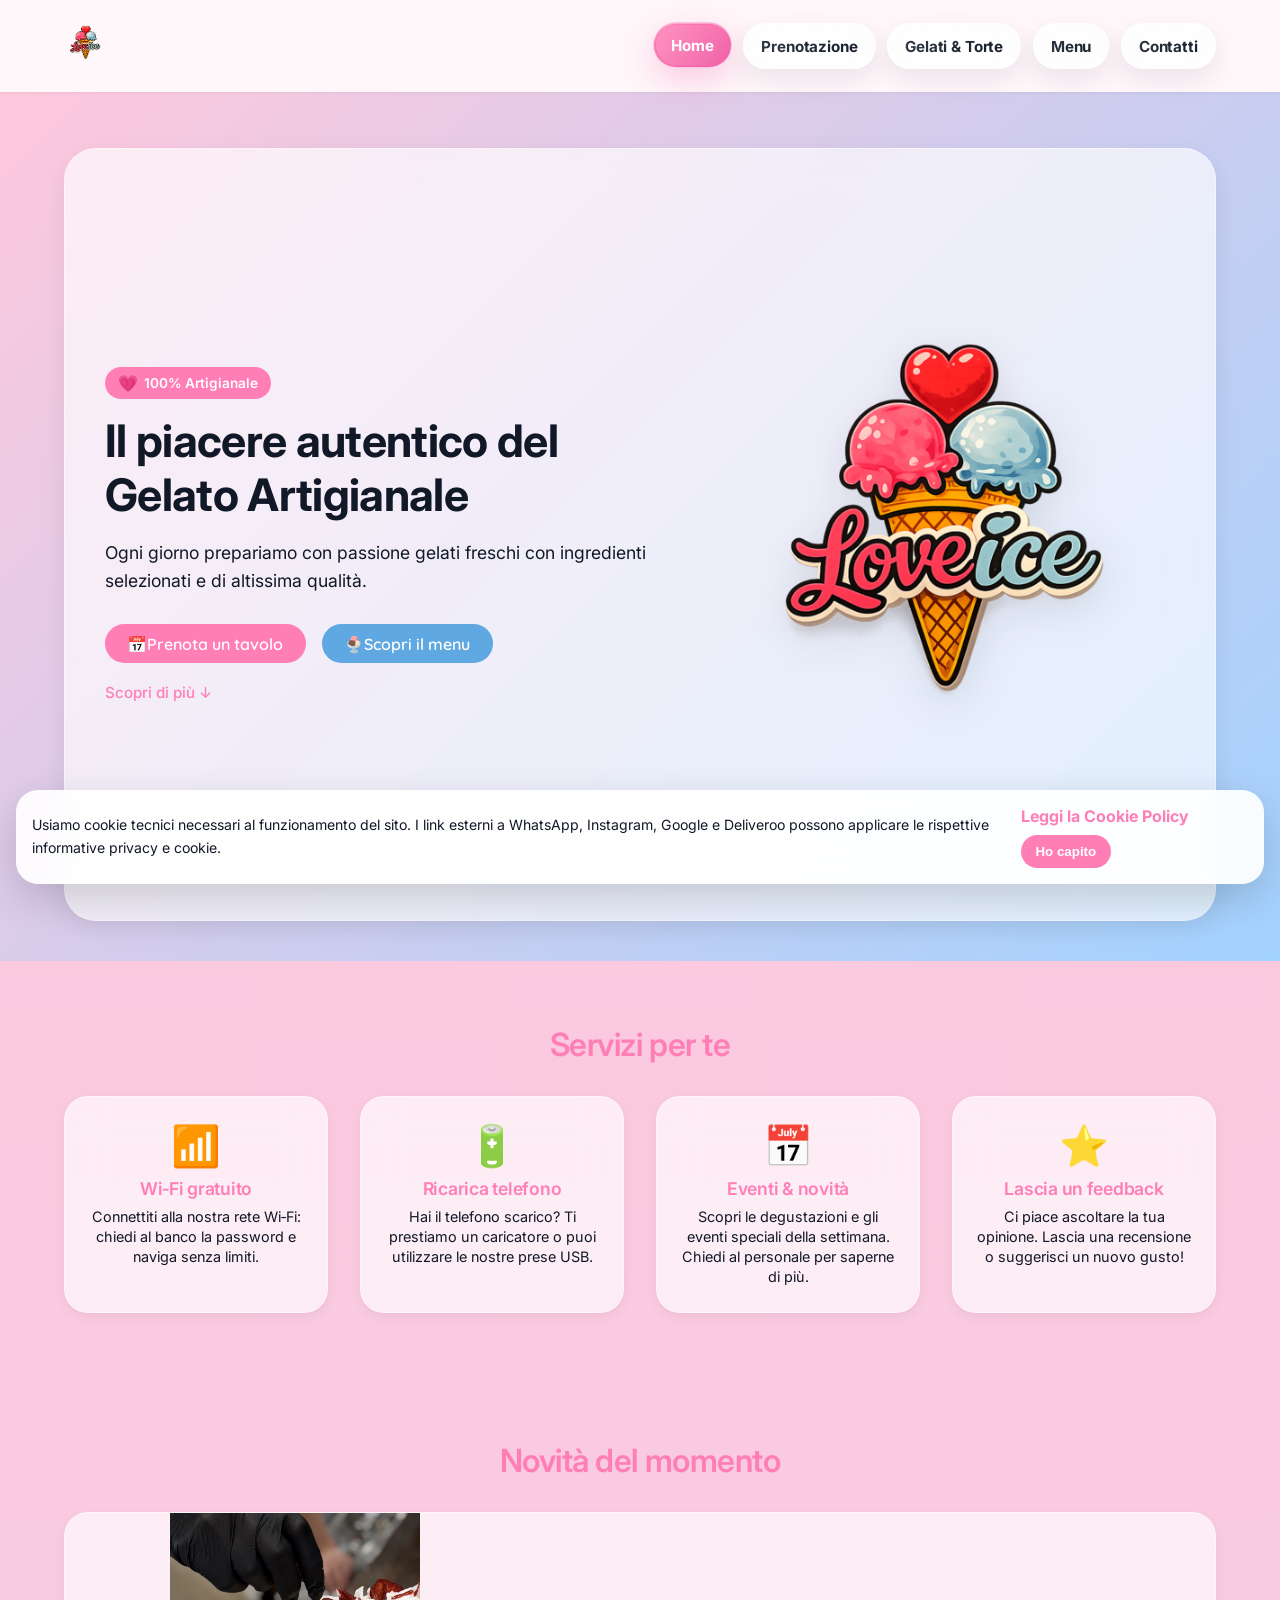
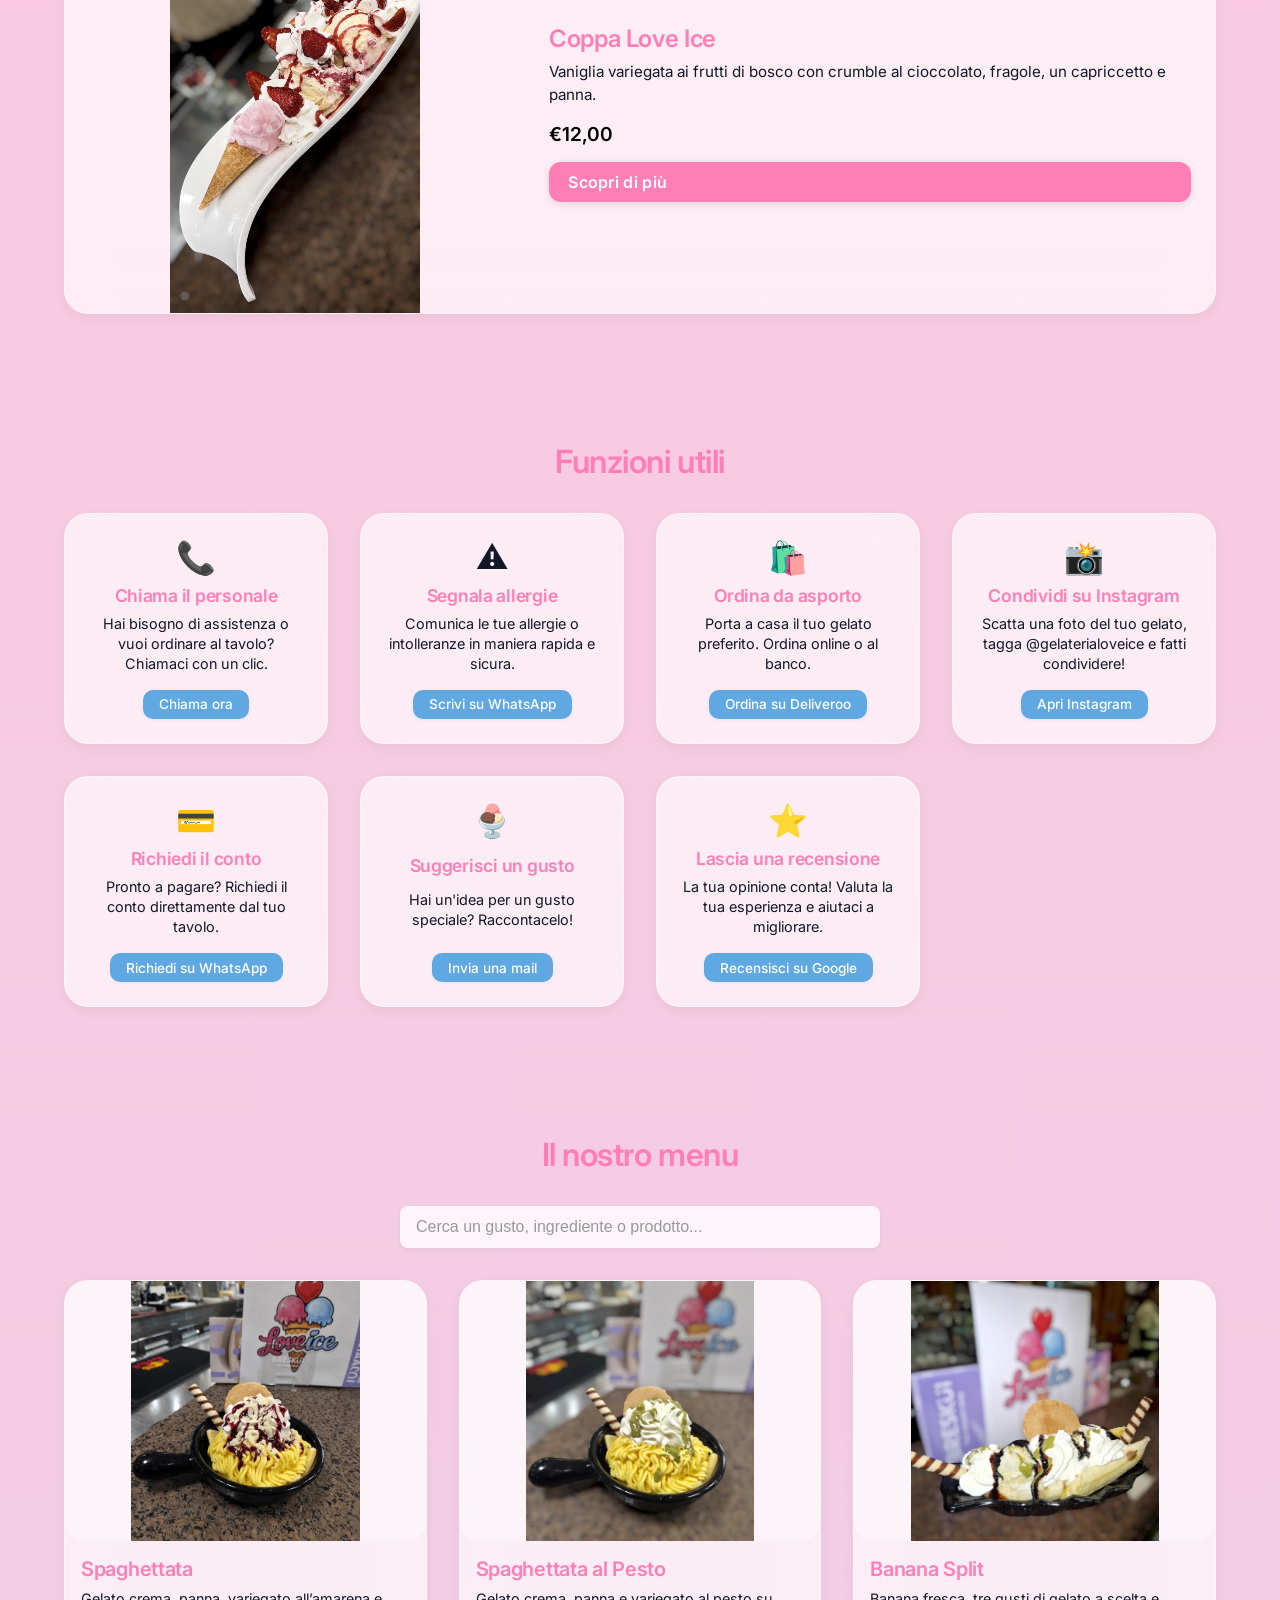
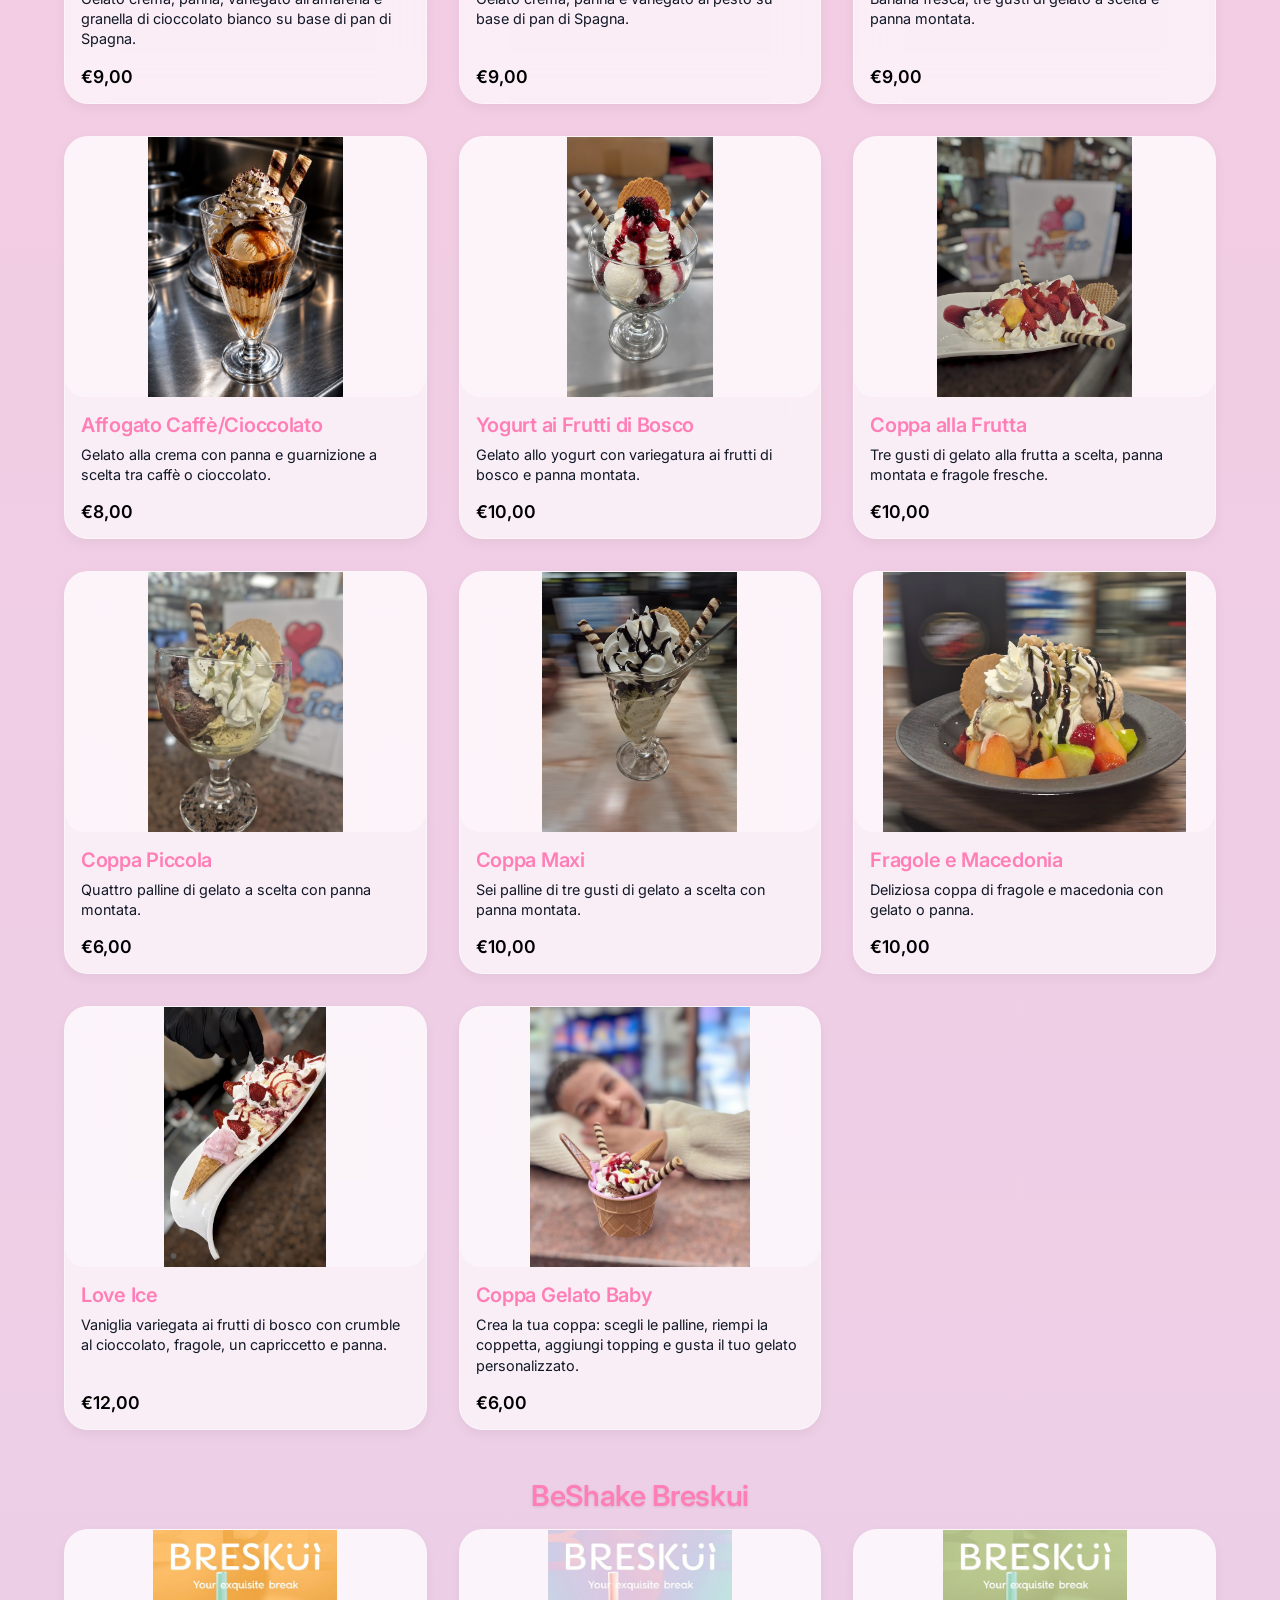
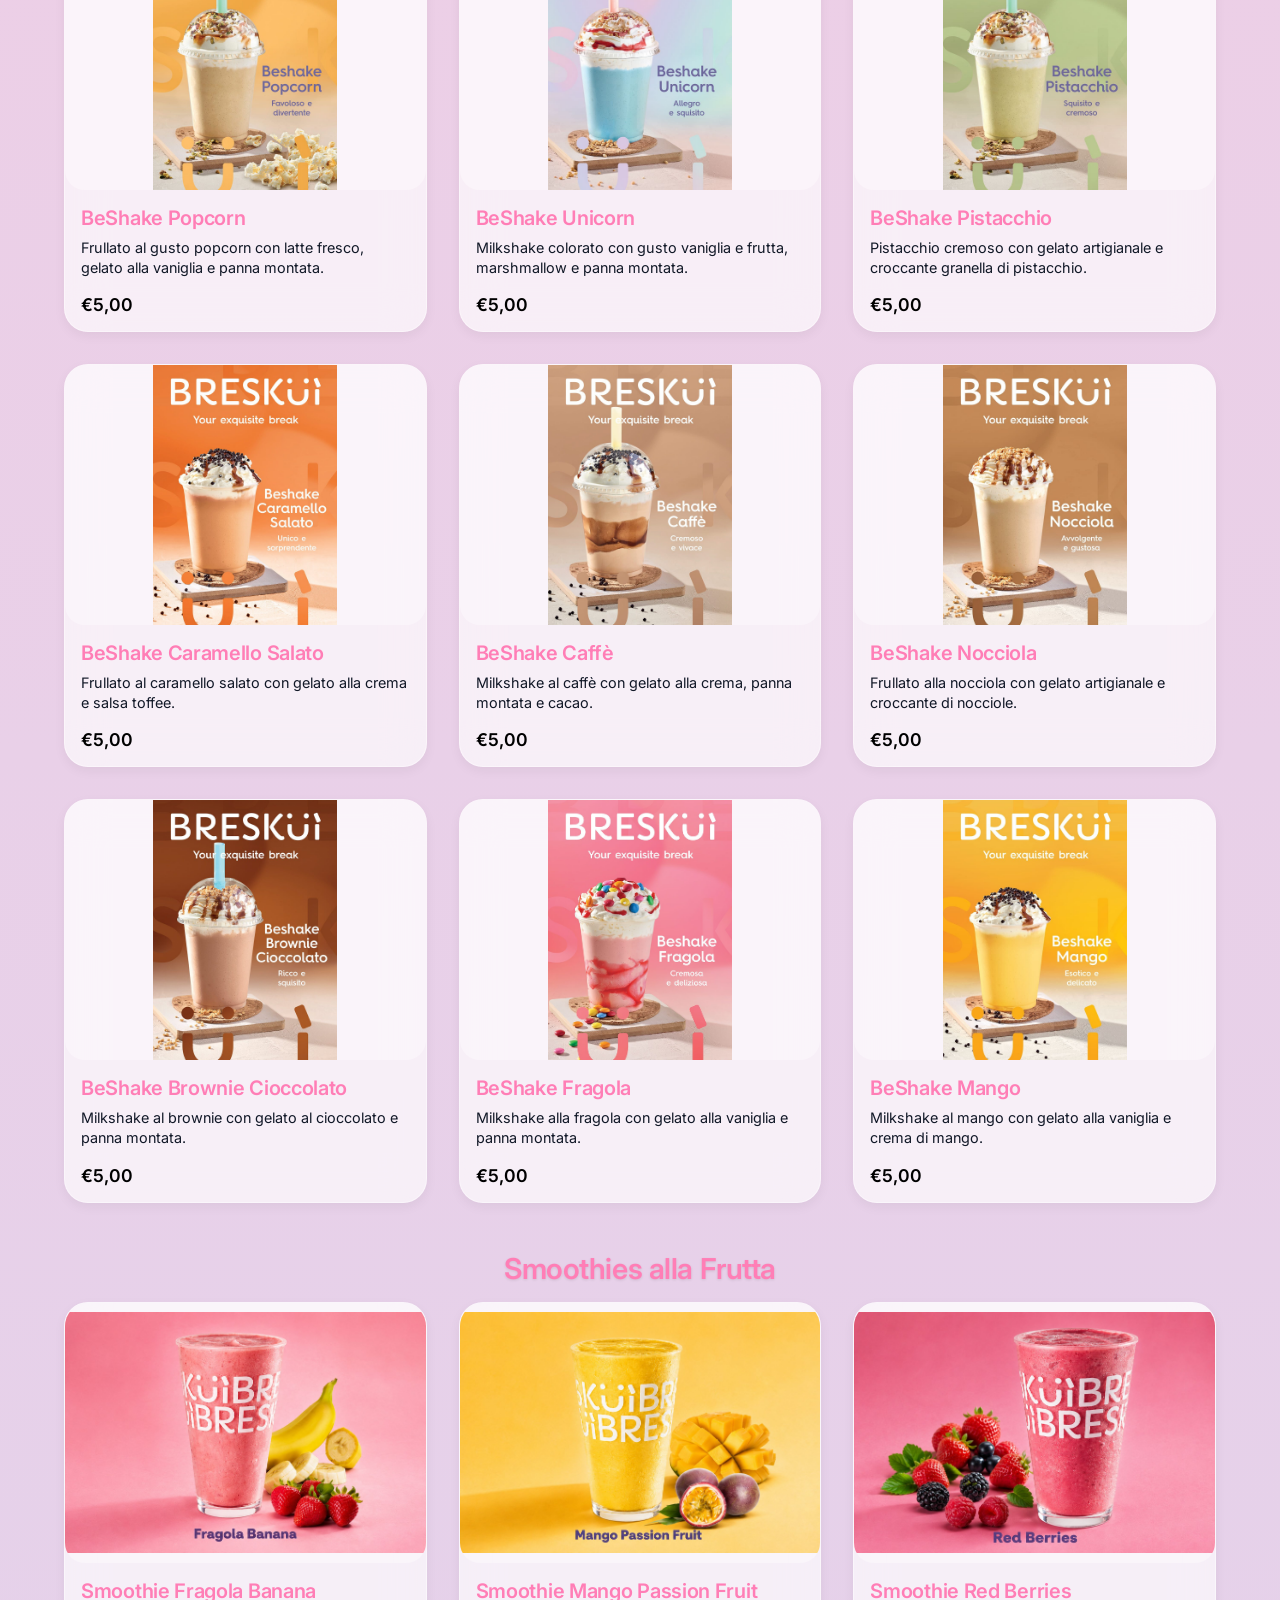
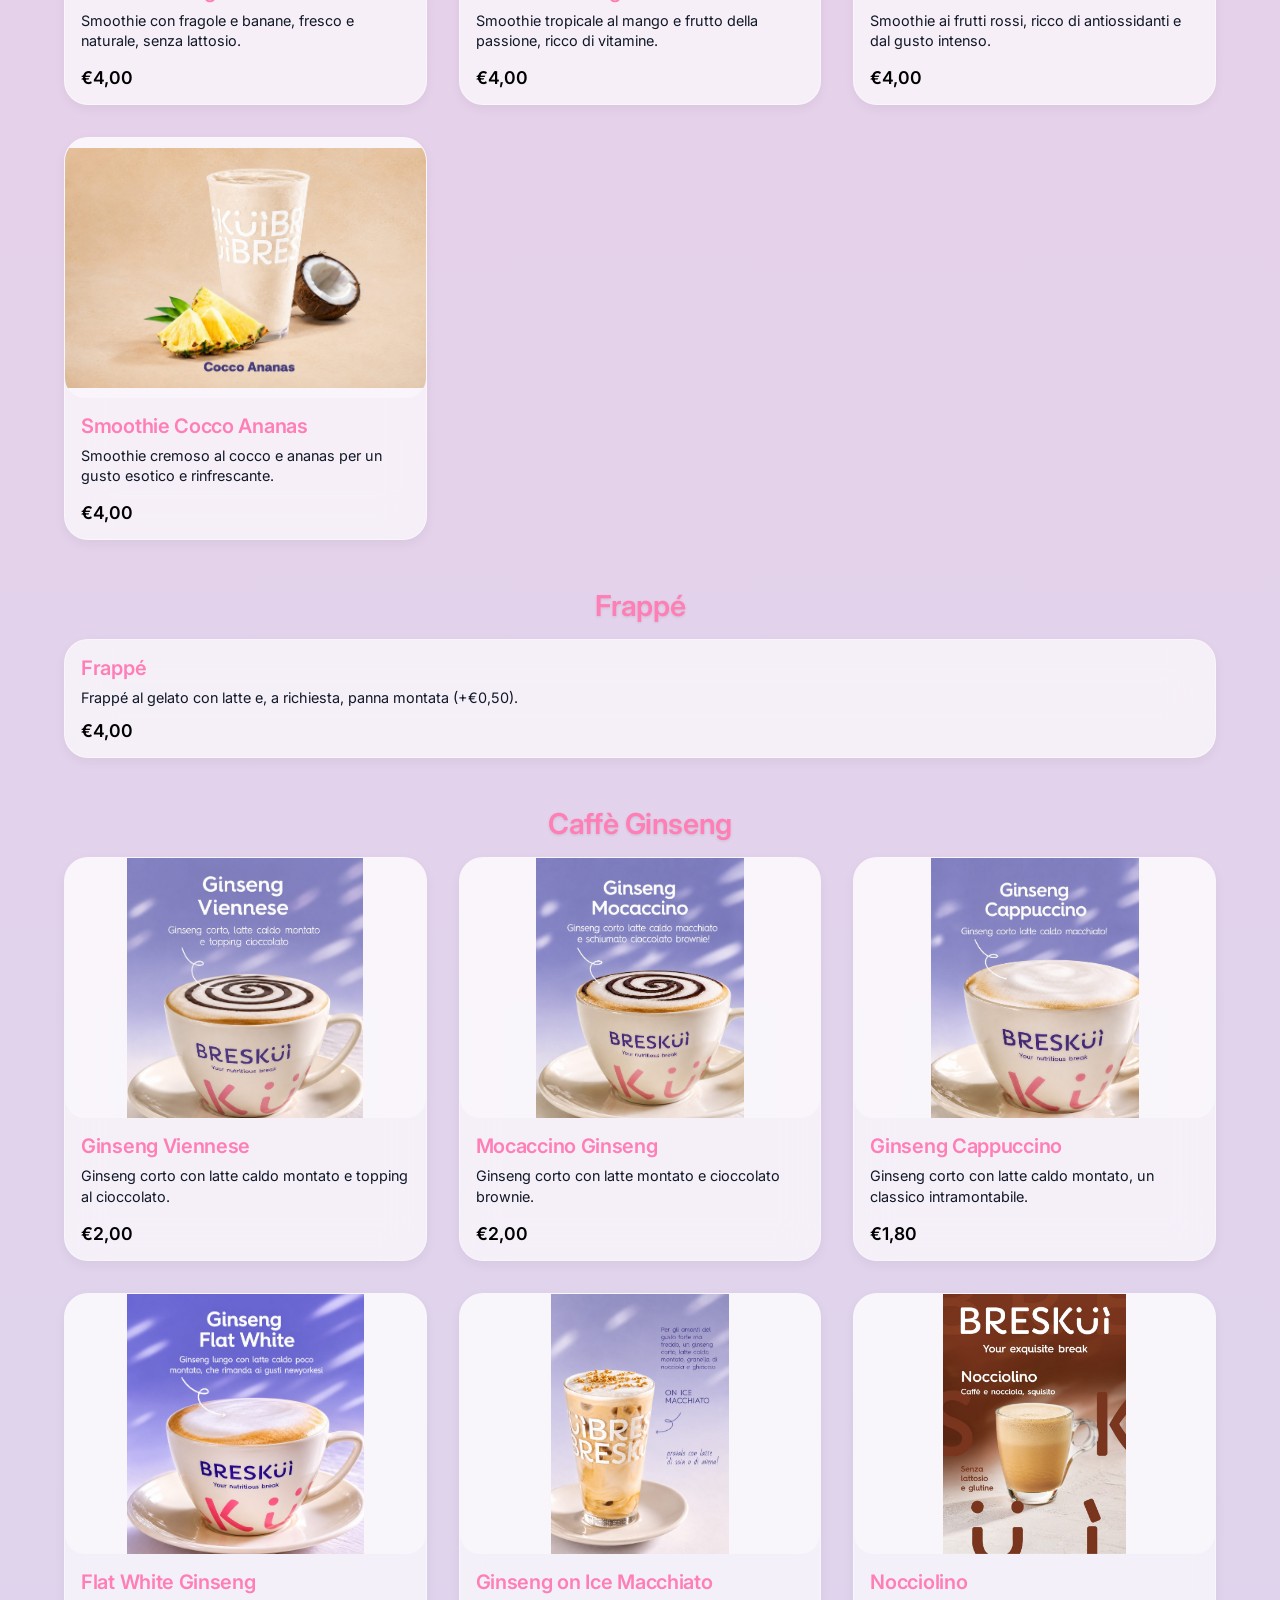
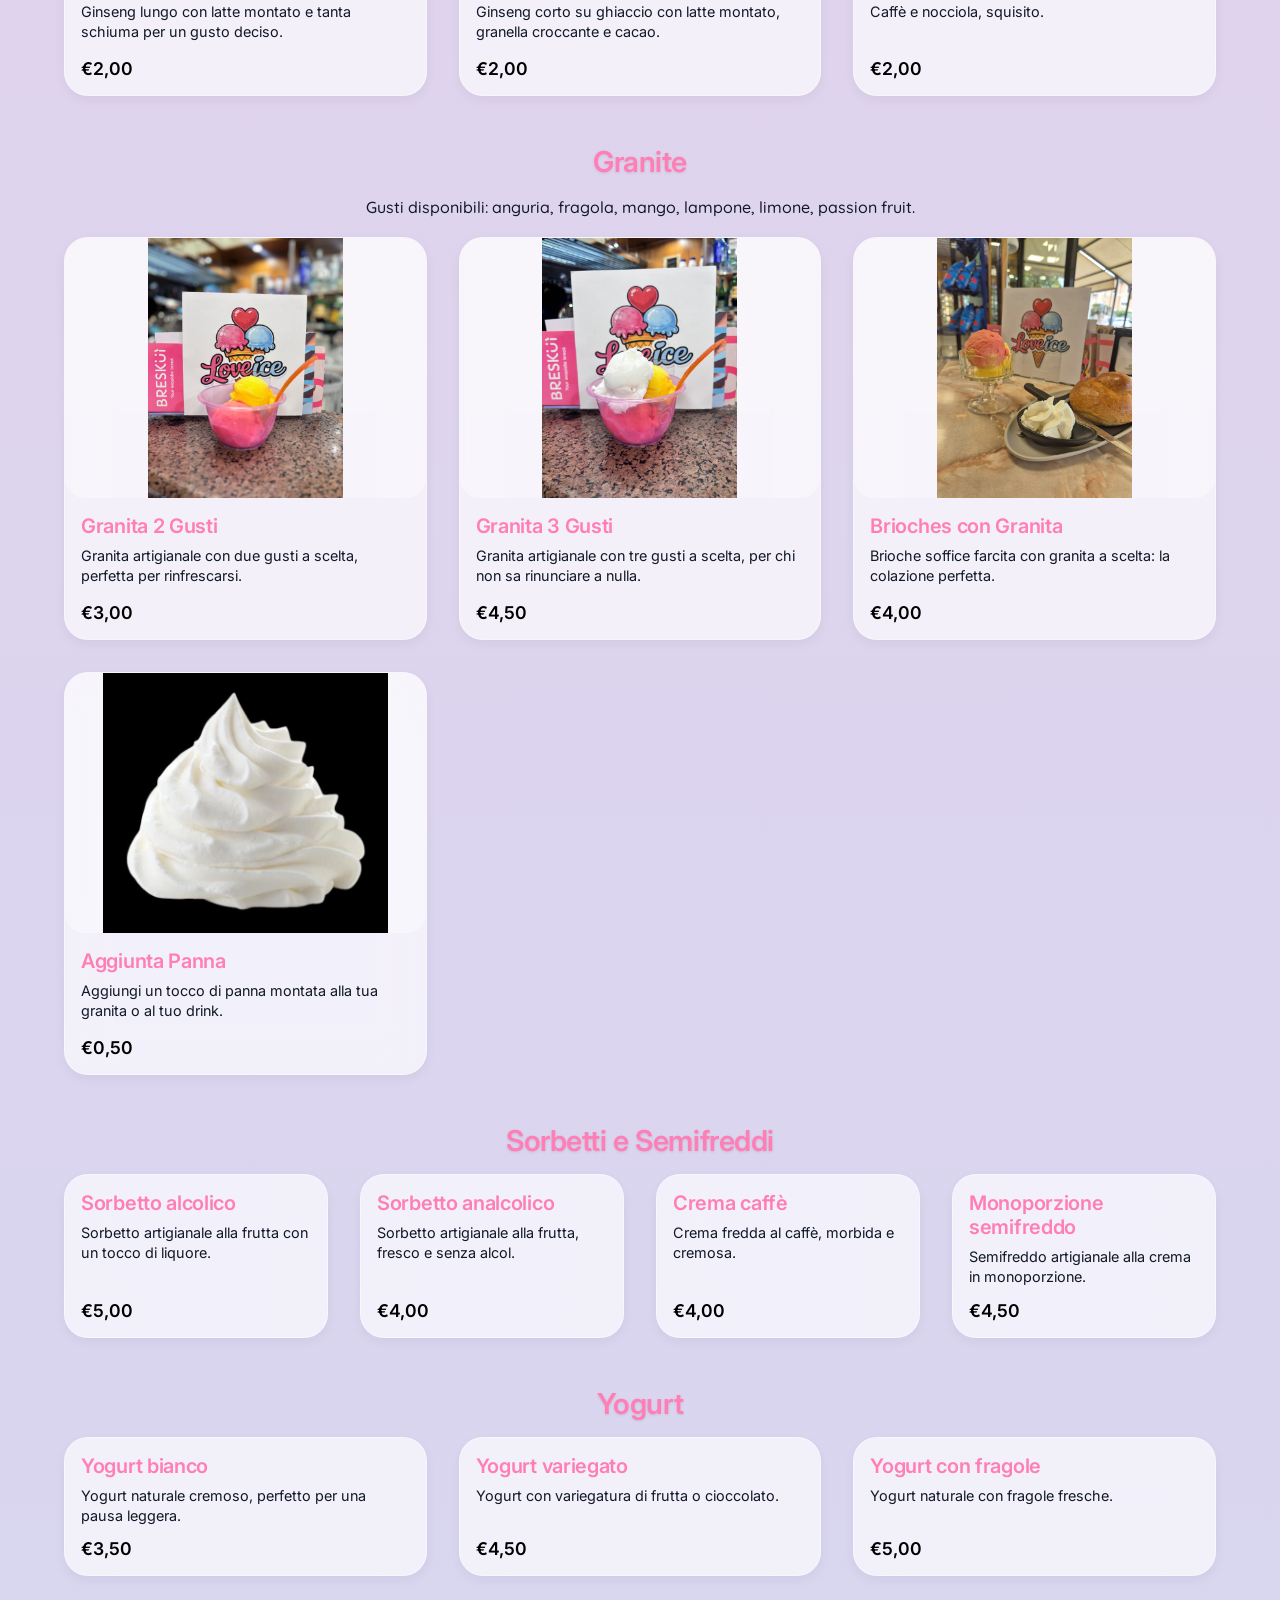
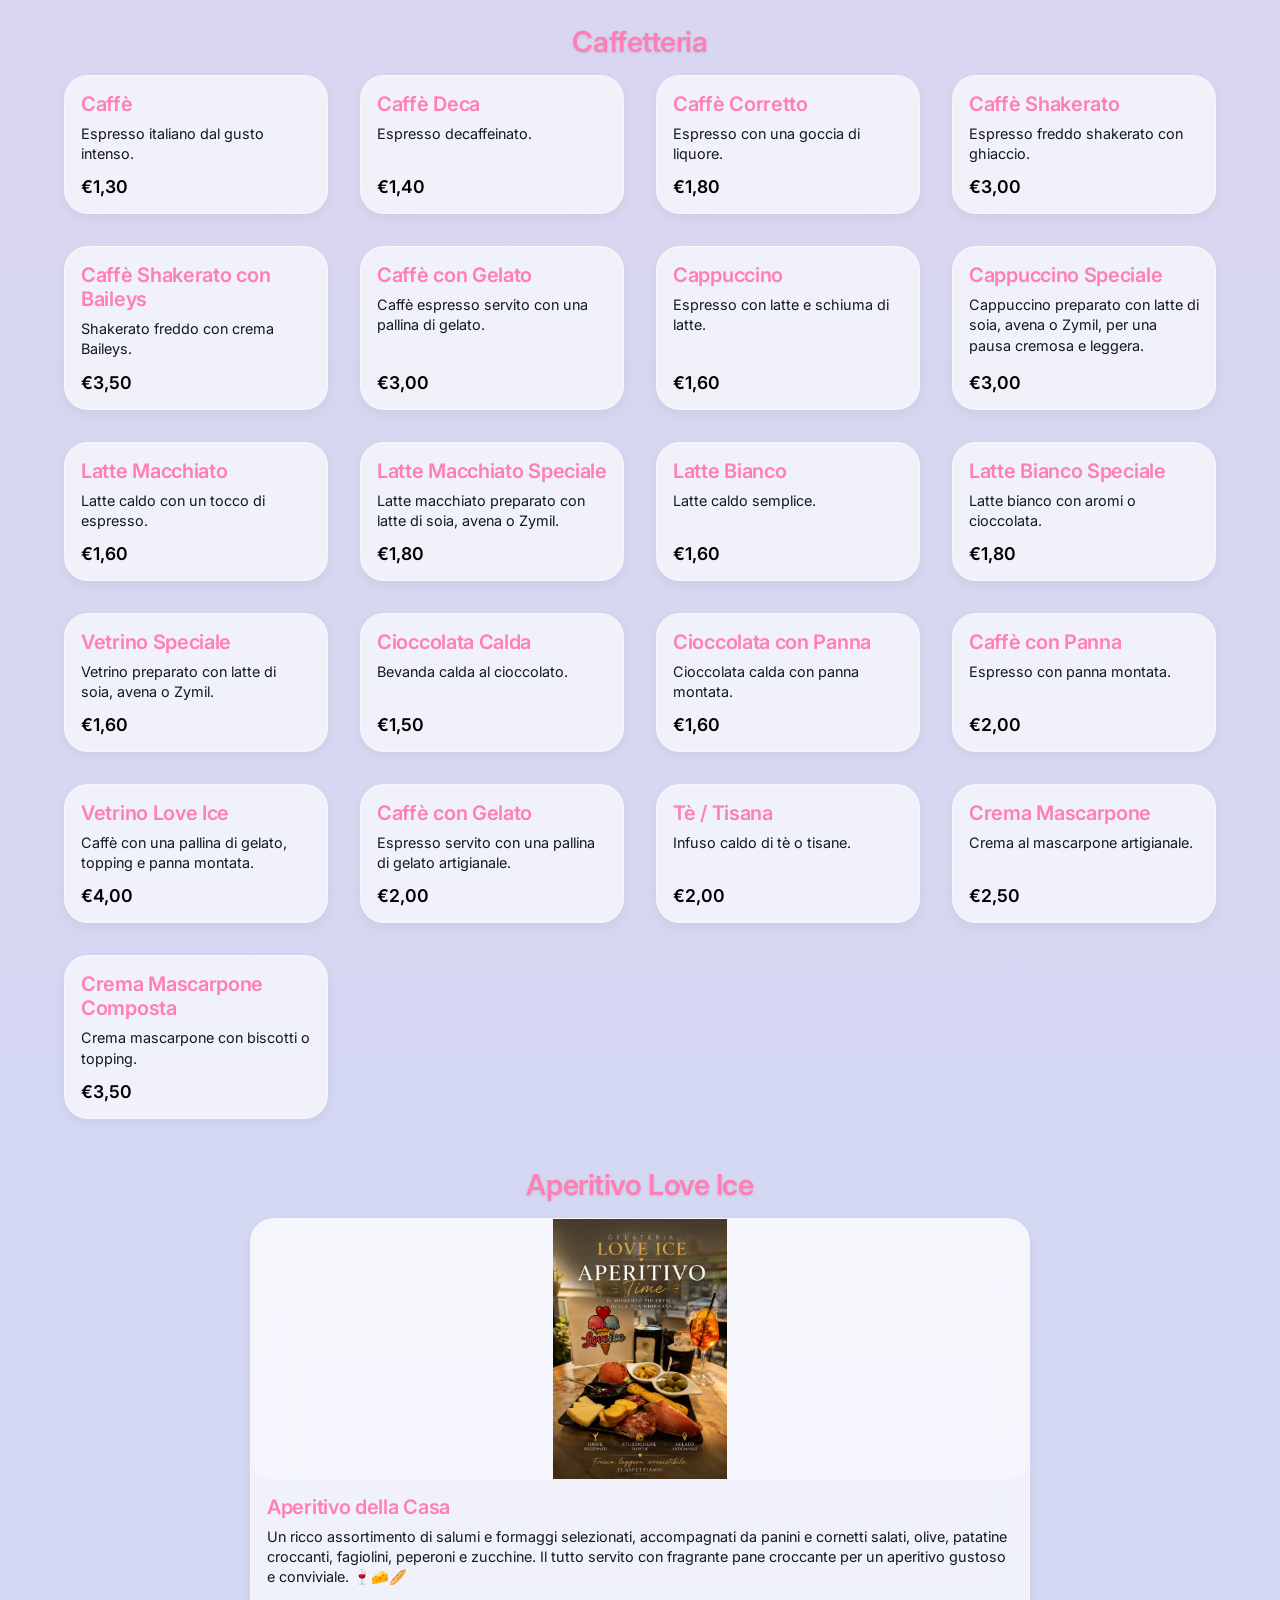
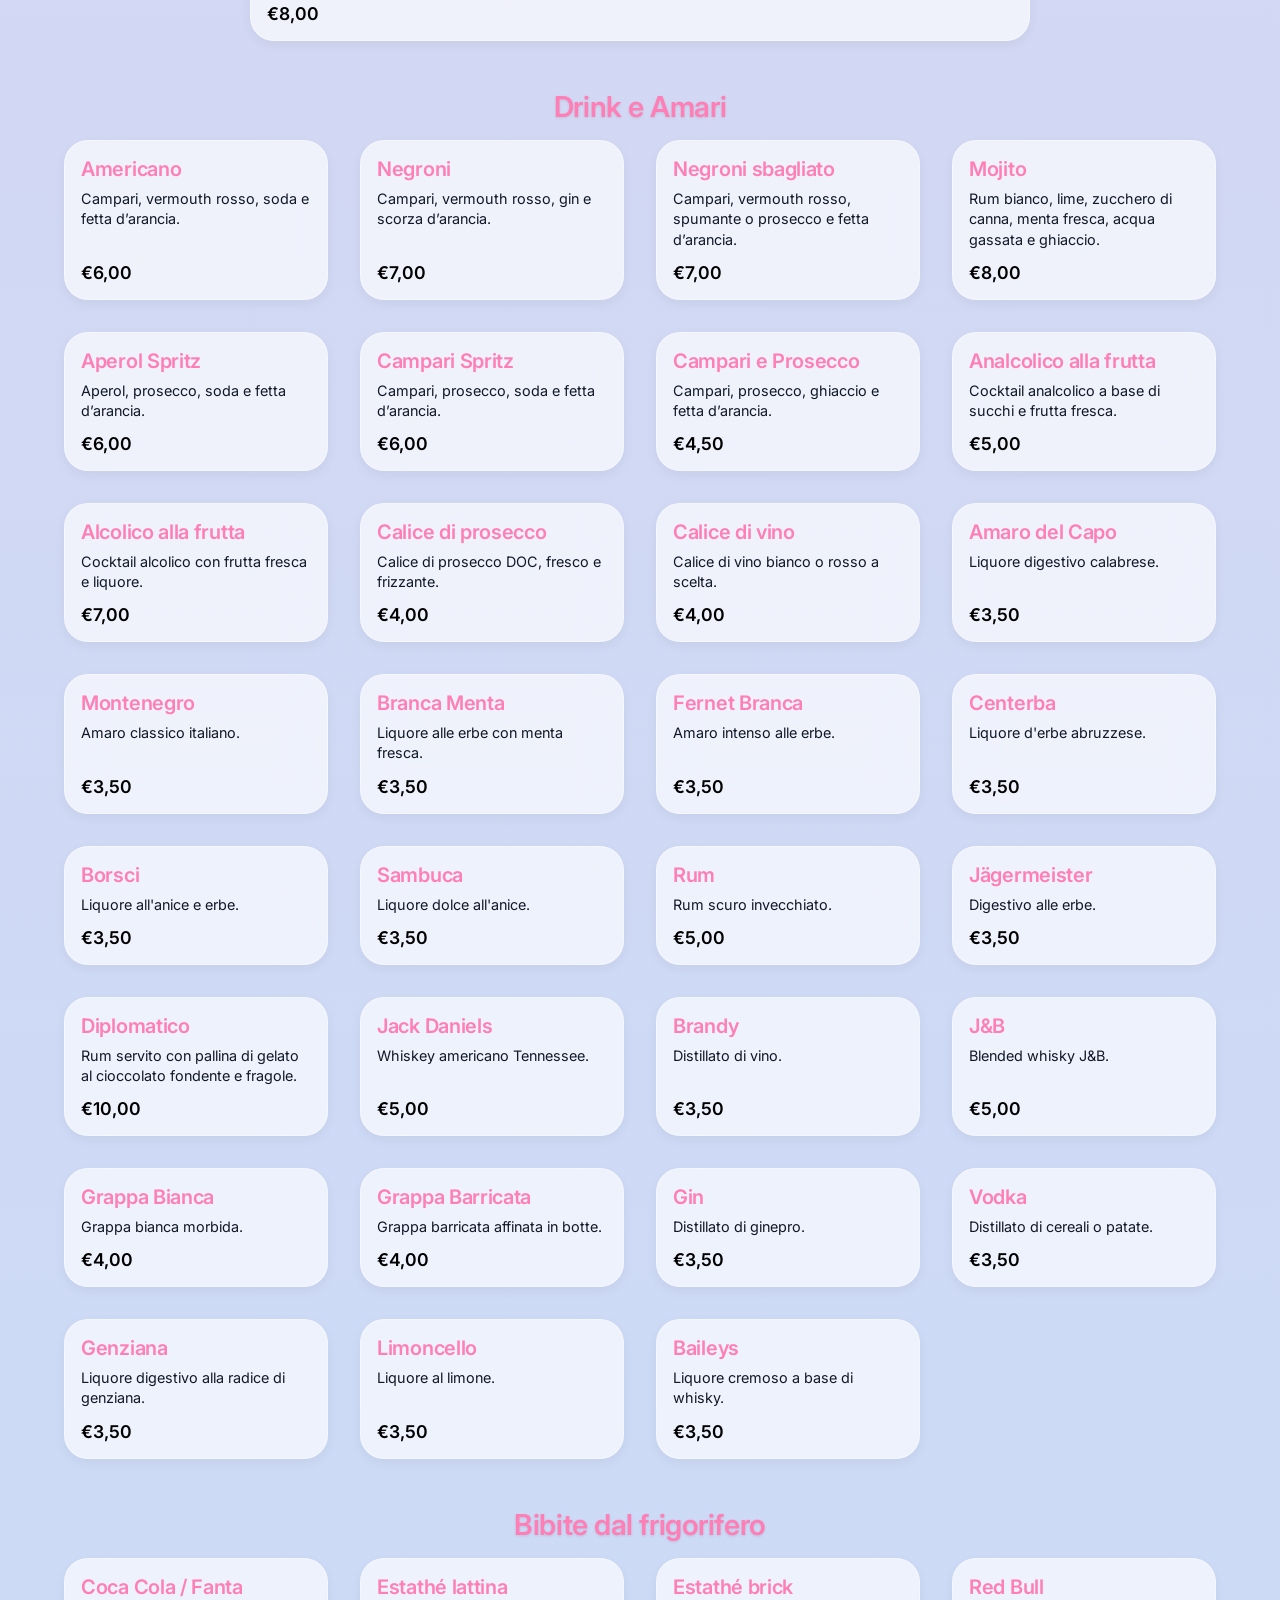
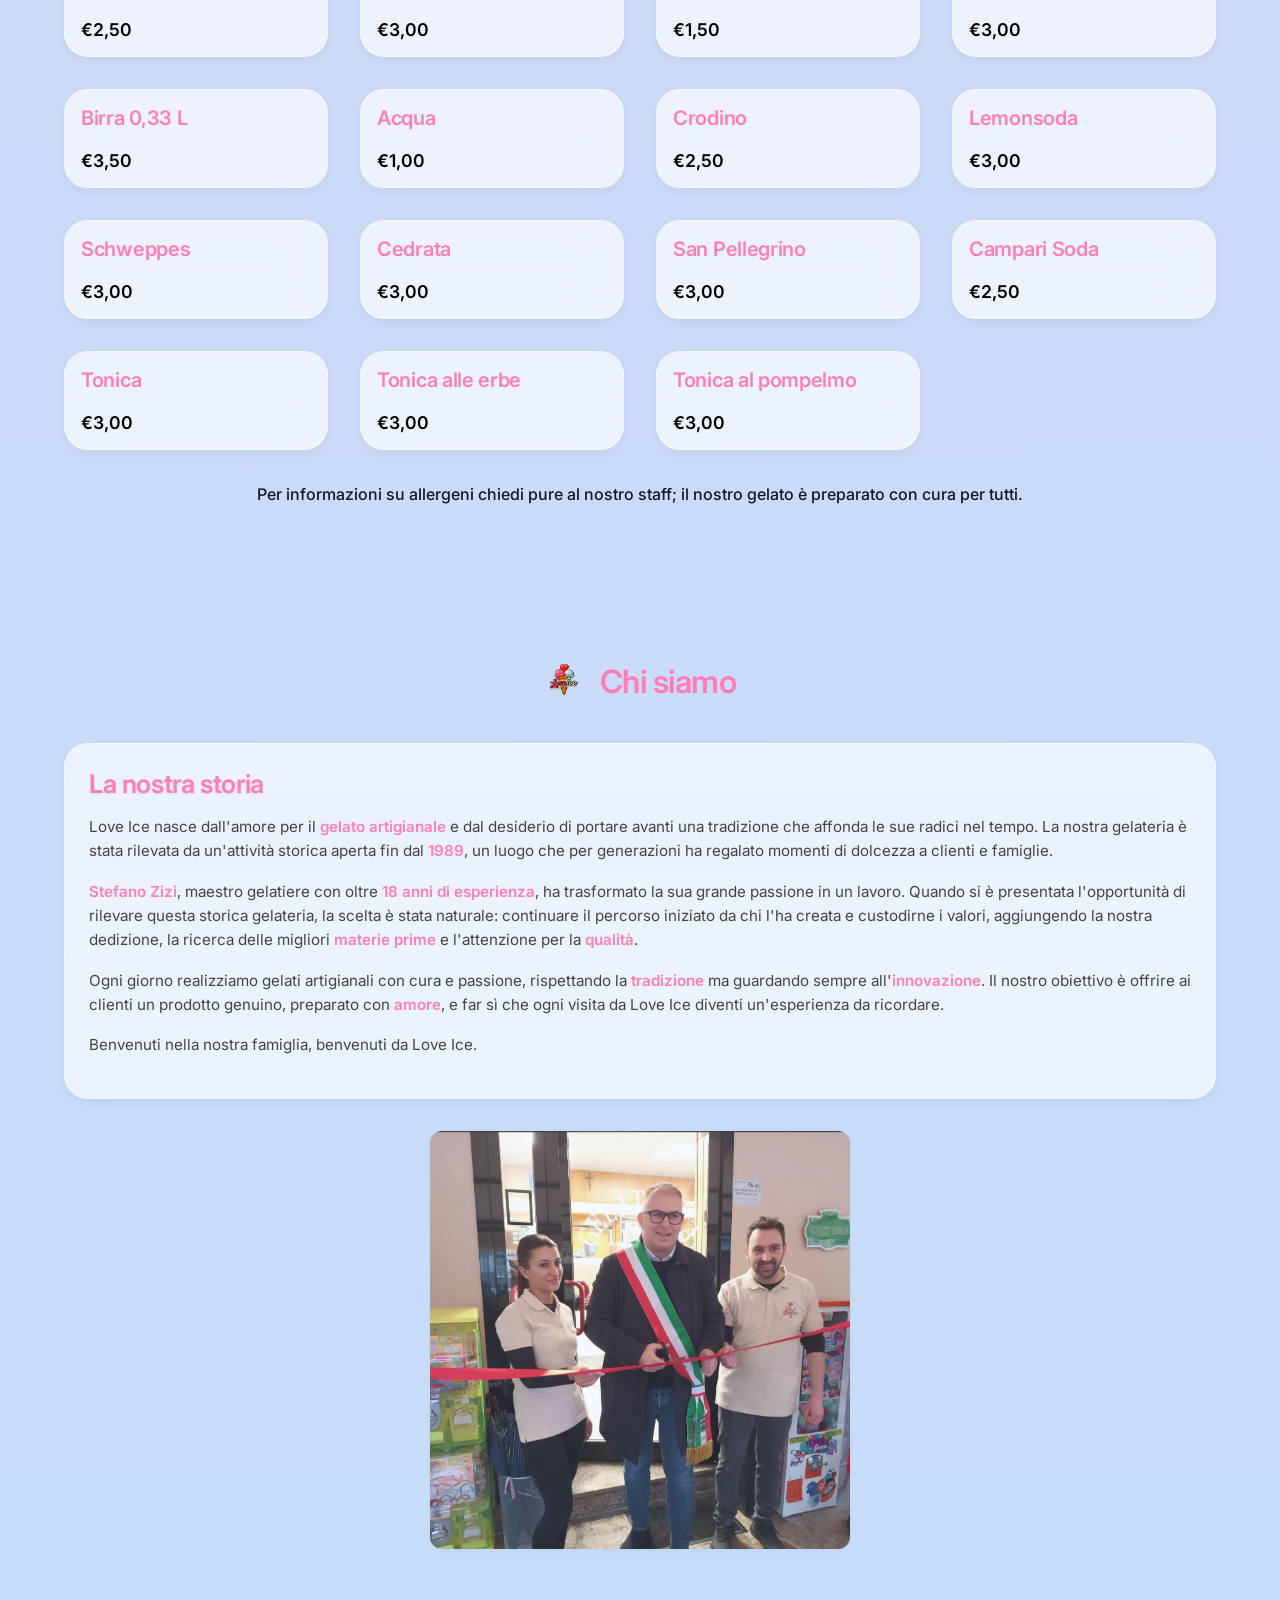
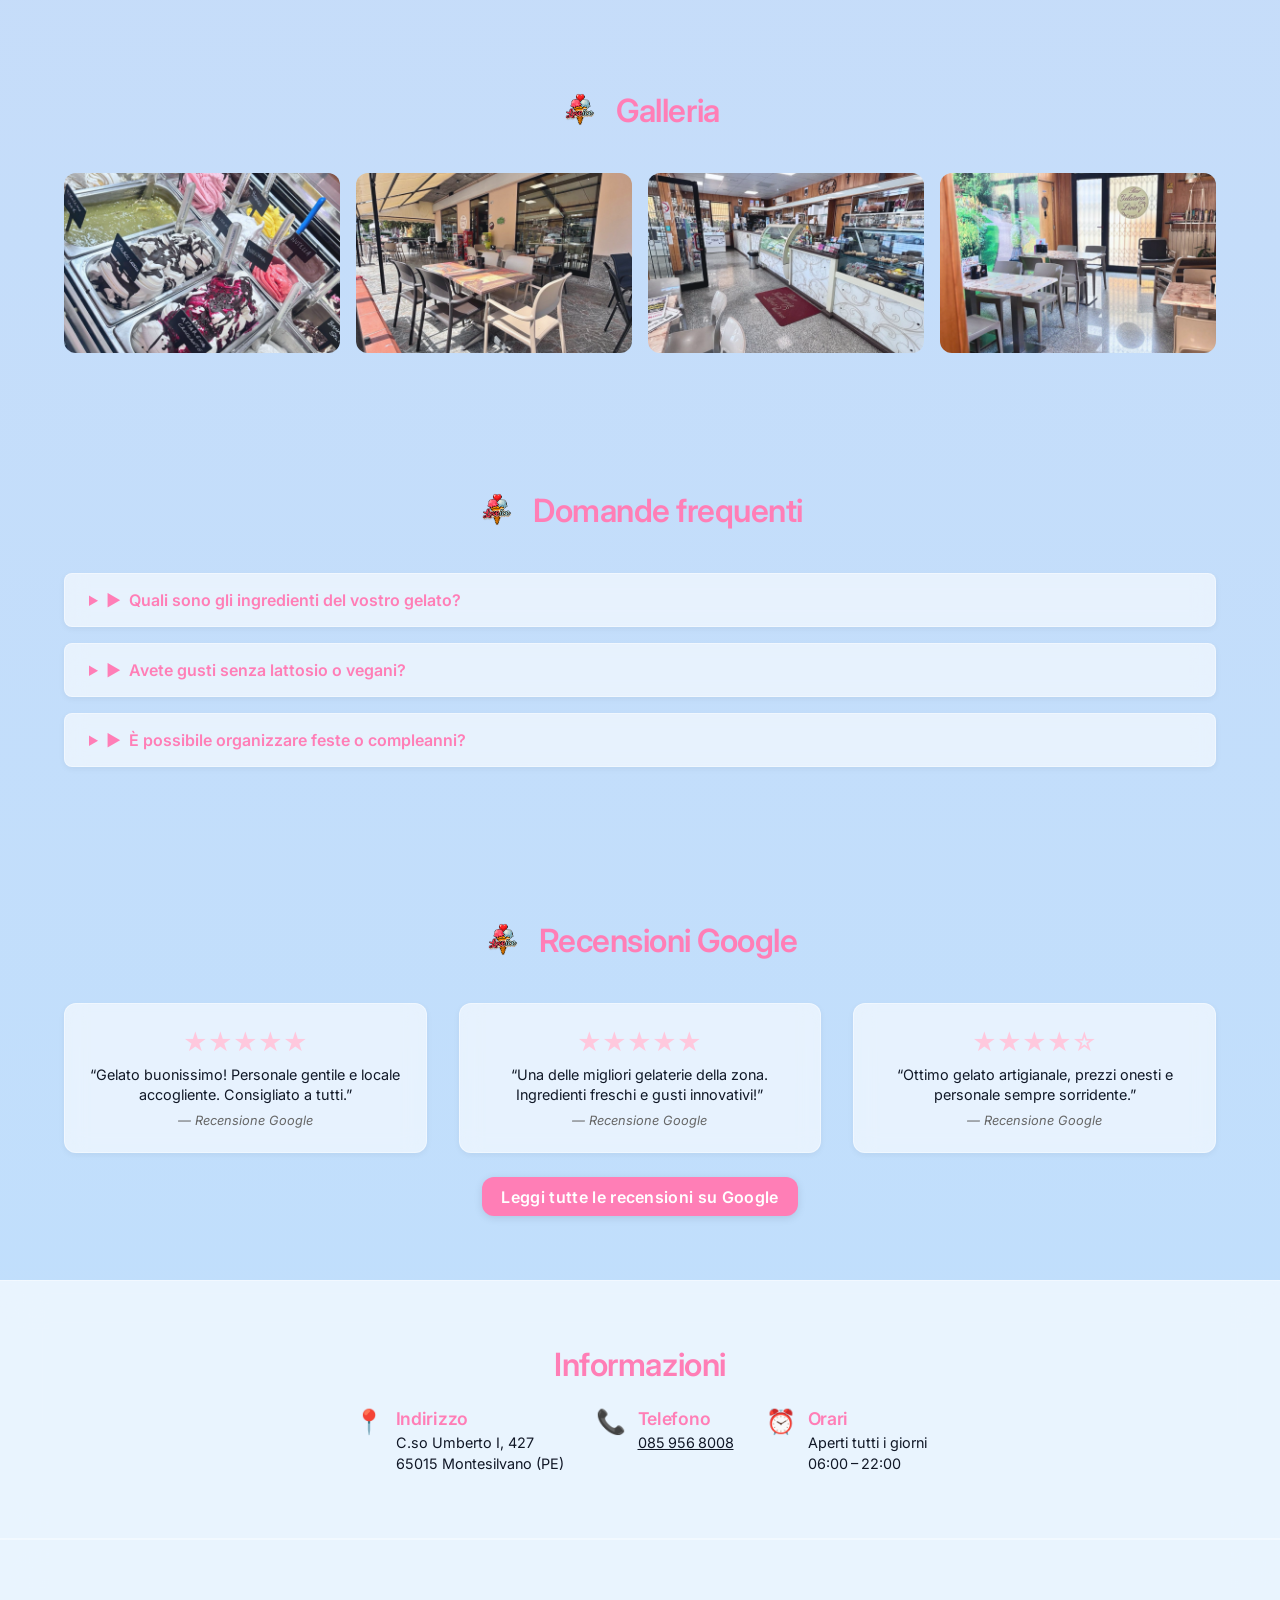
<file: index.html>
<!DOCTYPE html>

<html lang="it">
<head>
<meta charset="utf-8"/>
<meta content="width=device-width, initial-scale=1.0" name="viewport"/>
<title>Gelateria Love Ice · Menu</title>
<!-- I font premium sono importati direttamente nel file CSS -->
<!-- Site Styles -->
<!-- Aggiungi un parametro di versione per forzare il ricaricamento della cache CSS -->
<!-- Aggiorna la versione del CSS per forzare il ricaricamento della cache -->
<link href="style.css?v=13" rel="stylesheet"/>
<link rel="icon" href="favicon.ico" sizes="any"/>
<link rel="icon" type="image/png" sizes="512x512" href="images/favicon.png"/>
<link rel="apple-touch-icon" href="images/favicon.png"/>
<meta name="theme-color" content="#ff7eb6"/>
</head>
<body>
<!-- Navigation bar -->
<header class="navbar premium-navbar">
<div class="container nav-shell">
<a aria-label="Gelateria Love Ice - Home" class="brand" href="index.html#home">
<img alt="Logo Gelateria Love Ice" class="logo" src="images/logo_transparent.png"/>
</a>
<nav aria-label="Azioni principali" class="top-actions"><a class="nav-pill" href="index.html#home">Home</a>
<a class="nav-pill" href="https://wa.me/393332537622?text=Ciao%20Love%20Ice%2C%20vorrei%20fare%20una%20prenotazione." rel="noopener noreferrer" target="_blank">Prenotazione</a>
<a class="nav-pill" href="gelati_e_torte.html">Gelati &amp; Torte</a>
<a class="nav-pill" href="index.html#menu">Menu</a>
<a class="nav-pill" href="index.html#contatti">Contatti</a>
</nav>
</div>
</header>
<!-- Overlay per il menu mobile -->
<!-- Hero section (Home) -->
<section class="hero-section home-hero" id="home">
<div class="hero-card">
<div class="hero-card-left">
<!-- Badge 100% Artigianale -->
<div class="hero-badge"><span class="badge-icon">💗</span> 100% Artigianale</div>
<!-- Titolo principale -->
<h1 class="hero-card-title">Il piacere autentico del <span class="highlight">Gelato Artigianale</span></h1>
<!-- Descrizione -->
<p class="hero-card-description">Ogni giorno prepariamo con passione gelati freschi con ingredienti selezionati e di altissima qualità.</p>
<!-- Pulsanti di invito all'azione -->
<div class="hero-card-buttons">
<a class="btn-primary btn-hero" href="https://wa.me/393332537622?text=Ciao%20Love%20Ice%2C%20vorrei%20fare%20una%20prenotazione." rel="noopener noreferrer" target="_blank"><span class="btn-icon">📅</span>Prenota un tavolo</a>
<a class="btn-secondary btn-hero" href="#menu"><span class="btn-icon">🍨</span>Scopri il menu</a>
</div>
<!-- Link per scorrere verso il menu -->
<a class="hero-card-learn-more" href="#menu">Scopri di più ↓</a>
</div>
<div class="hero-card-right">
<img alt="Logo Gelateria Love Ice" src="images/logo_transparent.png"/>
</div>
</div>
</section>
<!-- Services section: servizi offerti al tavolo -->
<section class="services-section">
<div class="container">
<h2>Servizi per te</h2>
<div class="services-grid">
<div class="service-card">
<div class="service-icon">📶</div>
<h3>Wi‑Fi gratuito</h3>
<p>Connettiti alla nostra rete Wi‑Fi: chiedi al banco la password e naviga senza limiti.</p>
</div>
<div class="service-card">
<div class="service-icon">🔋</div>
<h3>Ricarica telefono</h3>
<p>Hai il telefono scarico? Ti prestiamo un caricatore o puoi utilizzare le nostre prese USB.</p>
</div>
<div class="service-card">
<div class="service-icon">📅</div>
<h3>Eventi &amp; novità</h3>
<p>Scopri le degustazioni e gli eventi speciali della settimana. Chiedi al personale per saperne di più.</p>
</div>
<div class="service-card">
<div class="service-icon">⭐</div>
<h3>Lascia un feedback</h3>
<p>Ci piace ascoltare la tua opinione. Lascia una recensione o suggerisci un nuovo gusto!</p>
</div>
</div>
</div>
</section>
<!-- Highlight section: novità del momento -->
<section class="highlight-section">
<div class="container">
<h2>Novità del momento</h2>
<div class="highlight-card">
<div class="highlight-img-wrapper">
<!-- Custom image for Coppa Love Ice -->
<img alt="Coppa Love Ice" class="highlight-img" src="images/love_ice.jpg"/>
</div>
<div class="highlight-content">
<h3>Coppa Love Ice</h3>
<p>Vaniglia variegata ai frutti di bosco con crumble al cioccolato, fragole, un capriccetto e panna.</p>
<span class="price">€12,00</span>
<a class="btn" href="#menu">Scopri di più</a>
</div>
</div>
</div>
</section>
<!-- Funzioni utili: strumenti interattivi -->
<section class="funzioni-section" id="funzioni">
<div class="container">
<h2>Funzioni utili</h2>
<div class="funzioni-grid">
<div class="funzione-card">
<div class="funzione-icon">📞</div>
<h3>Chiama il personale</h3>
<p>Hai bisogno di assistenza o vuoi ordinare al tavolo? Chiamaci con un clic.</p>
<a class="btn-small" href="tel:+390859568008">Chiama ora</a>
</div>
<div class="funzione-card">
<div class="funzione-icon">⚠️</div>
<h3>Segnala allergie</h3>
<p>Comunica le tue allergie o intolleranze in maniera rapida e sicura.</p>
<a class="btn-small" href="https://wa.me/393332537622?text=Ciao%20Love%20Ice%2C%20vorrei%20segnalare%20allergie%20o%20intolleranze." rel="noopener noreferrer" target="_blank">Scrivi su WhatsApp</a>
</div>
<div class="funzione-card">
<div class="funzione-icon">🛍️</div>
<h3>Ordina da asporto</h3>
<p>Porta a casa il tuo gelato preferito. Ordina online o al banco.</p>
<a class="btn-small" href="https://deliveroo.it/it/menu/Pescara/montesilvano/gelateria-love-ice-di-stefano-zizi-corso-umberto-i-427" rel="noopener noreferrer" target="_blank">Ordina su Deliveroo</a>
</div>
<div class="funzione-card">
<div class="funzione-icon">📸</div>
<h3>Condividi su Instagram</h3>
<p>Scatta una foto del tuo gelato, tagga @gelaterialoveice e fatti condividere!</p>
<a class="btn-small" href="https://www.instagram.com/gelateria_love_ice/" rel="noopener noreferrer" target="_blank">Apri Instagram</a>
</div>
<div class="funzione-card">
<div class="funzione-icon">💳</div>
<h3>Richiedi il conto</h3>
<p>Pronto a pagare? Richiedi il conto direttamente dal tuo tavolo.</p>
<a class="btn-small" href="https://wa.me/393332537622?text=Ciao%20Love%20Ice%2C%20vorrei%20richiedere%20il%20conto%20al%20tavolo." rel="noopener noreferrer" target="_blank">Richiedi su WhatsApp</a>
</div>
<div class="funzione-card">
<div class="funzione-icon">🍨</div>
<h3>Suggerisci un gusto</h3>
<p>Hai un'idea per un gusto speciale? Raccontacelo!</p>
<a class="btn-small" href="https://mail.google.com/mail/?view=cm&fs=1&to=gelaterialoveice@loveicemontesilvano.com&su=Suggerimento%20nuovo%20gusto" rel="noopener noreferrer" target="_blank">Invia una mail</a>
</div>
<div class="funzione-card">
<div class="funzione-icon">⭐</div>
<h3>Lascia una recensione</h3>
<p>La tua opinione conta! Valuta la tua esperienza e aiutaci a migliorare.</p>
<a class="btn-small" href="https://www.google.com/search?q=Gelateria+Love+Ice+Corso+Umberto+I+427+Montesilvano+recensioni" rel="noopener noreferrer" target="_blank">Recensisci su Google</a>
</div>
</div>
</div>
</section>
<!-- Menu section -->
<section class="menu-section" id="menu">
<div class="container">
<h2>Il nostro menu</h2>
<!-- Barra di ricerca per filtrare i prodotti del menu -->
<div class="menu-search">
<input id="menu-search" placeholder="Cerca un gusto, ingrediente o prodotto..." type="text"/>
</div>
<div class="menu-grid">
<!-- Spaghettata -->
<div class="menu-item">
<!-- Mostra l'immagine completa della spaghettata classica -->
<img alt="Spaghettata" class="item-img" src="images/spaghettata.jpg"/>
<div class="item-content">
<h3>Spaghettata</h3>
<p>Gelato crema, panna, variegato all’amarena e granella di cioccolato bianco su base di pan di Spagna.</p>
<span class="price">€9,00</span>
</div>
</div>
<!-- Spaghettata al Pesto -->
<div class="menu-item">
<!-- Custom image for Spaghettata al Pesto -->
<img alt="Spaghettata al Pesto" class="item-img" src="images/spaghettata-pesto.jpeg"/>
<div class="item-content">
<h3>Spaghettata al Pesto</h3>
<p>Gelato crema, panna e variegato al pesto su base di pan di Spagna.</p>
<span class="price">€9,00</span>
</div>
</div>
<!-- Banana Split -->
<div class="menu-item">
<!-- Custom image for Banana Split -->
<img alt="Banana Split" class="item-img" src="images/banana-split.jpeg"/>
<div class="item-content">
<h3>Banana Split</h3>
<p>Banana fresca, tre gusti di gelato a scelta e panna montata.</p>
<span class="price">€9,00</span>
</div>
</div>
<!-- Affogato Caffè/Cioccolato -->
<div class="menu-item">
<!-- Custom image for Affogato Caffè/Cioccolato -->
<img alt="Affogato Caffè/Cioccolato" class="item-img" src="images/affogato.jpeg"/>
<div class="item-content">
<h3>Affogato Caffè/Cioccolato</h3>
<p>Gelato alla crema con panna e guarnizione a scelta tra caffè o cioccolato.</p>
<span class="price">€8,00</span>
</div>
</div>
<!-- Yogurt ai Frutti di Bosco -->
<div class="menu-item">
<!-- Immagine reale dello yogurt ai frutti di bosco -->
<img alt="Yogurt ai Frutti di Bosco" class="item-img" src="images/yogurt_frutti_bosco.jpg"/>
<div class="item-content">
<h3>Yogurt ai Frutti di Bosco</h3>
<p>Gelato allo yogurt con variegatura ai frutti di bosco e panna montata.</p>
<span class="price">€10,00</span>
</div>
</div>
<!-- Coppa alla Frutta -->
<div class="menu-item">
<!-- Custom image for Coppa alla Frutta -->
<img alt="Coppa alla Frutta" class="item-img" src="images/coppa_frutta.jpg"/>
<div class="item-content">
<h3>Coppa alla Frutta</h3>
<p>Tre gusti di gelato alla frutta a scelta, panna montata e fragole fresche.</p>
<span class="price">€10,00</span>
</div>
</div>
<!-- Coppa Piccola -->
<div class="menu-item">
<!-- Custom image for Coppa Piccola -->
<img alt="Coppa Piccola" class="item-img" src="images/coppa_piccola.jpg"/>
<div class="item-content">
<h3>Coppa Piccola</h3>
<p>Quattro palline di gelato a scelta con panna montata.</p>
<span class="price">€6,00</span>
</div>
</div>
<!-- Coppa Maxi -->
<div class="menu-item">
<!-- Custom image for Coppa Maxi -->
<img alt="Coppa Maxi" class="item-img" src="images/coppa_maxi.jpg"/>
<div class="item-content">
<h3>Coppa Maxi</h3>
<p>Sei palline di tre gusti di gelato a scelta con panna montata.</p>
<span class="price">€10,00</span>
</div>
</div>
<!-- Fragole e Macedonia con gelato o panna -->
<div class="menu-item">
<!-- Custom image for Fragole e Macedonia con gelato o panna -->
<img alt="Fragole e Macedonia con gelato o panna" class="item-img" src="images/fragole-macedonia.jpeg"/>
<div class="item-content">
<h3>Fragole e Macedonia</h3>
<p>Deliziosa coppa di fragole e macedonia con gelato o panna.</p>
<span class="price">€10,00</span>
</div>
</div>
<!-- Love Ice -->
<div class="menu-item">
<!-- Custom image for Love Ice -->
<img alt="Love Ice" class="item-img" src="images/love_ice.jpg"/>
<div class="item-content">
<h3>Love Ice</h3>
<p>Vaniglia variegata ai frutti di bosco con crumble al cioccolato, fragole, un capriccetto e panna.</p>
<span class="price">€12,00</span>
</div>
</div>
<!-- Coppa Gelato Baby -->
<div class="menu-item">
<!-- Custom image for Coppa Gelato Baby -->
<img alt="Coppa Gelato Baby" class="item-img" src="images/coppa_baby.jpg"/>
<div class="item-content">
<h3>Coppa Gelato Baby</h3>
<p>Crea la tua coppa: scegli le palline, riempi la coppetta, aggiungi topping e gusta il tuo gelato personalizzato.</p>
<span class="price">€6,00</span>
</div>
</div>
</div>
<!-- New menu categories -->
<!-- Beshake Breskui Section -->
<h3 class="menu-category-title">BeShake Breskui</h3>
<div class="menu-grid">
<div class="menu-item">
<img alt="BeShake Popcorn" class="item-img" src="images/popcorn.jpg"/>
<div class="item-content">
<h3>BeShake Popcorn</h3>
<p>Frullato al gusto popcorn con latte fresco, gelato alla vaniglia e panna montata.</p>
<span class="price">€5,00</span>
</div>
</div>
<div class="menu-item">
<img alt="BeShake Unicorn" class="item-img" src="images/unicorn.jpg"/>
<div class="item-content">
<h3>BeShake Unicorn</h3>
<p>Milkshake colorato con gusto vaniglia e frutta, marshmallow e panna montata.</p>
<span class="price">€5,00</span>
</div>
</div>
<div class="menu-item">
<img alt="BeShake Pistacchio" class="item-img" src="images/pistacchio.jpg"/>
<div class="item-content">
<h3>BeShake Pistacchio</h3>
<p>Pistacchio cremoso con gelato artigianale e croccante granella di pistacchio.</p>
<span class="price">€5,00</span>
</div>
</div>
<div class="menu-item">
<img alt="BeShake Caramello Salato" class="item-img" src="images/caramello_salato.jpg"/>
<div class="item-content">
<h3>BeShake Caramello Salato</h3>
<p>Frullato al caramello salato con gelato alla crema e salsa toffee.</p>
<span class="price">€5,00</span>
</div>
</div>
<div class="menu-item">
<img alt="BeShake Caffè" class="item-img" src="images/caffe.jpg"/>
<div class="item-content">
<h3>BeShake Caffè</h3>
<p>Milkshake al caffè con gelato alla crema, panna montata e cacao.</p>
<span class="price">€5,00</span>
</div>
</div>
<div class="menu-item">
<img alt="BeShake Nocciola" class="item-img" src="images/nocciola.jpg"/>
<div class="item-content">
<h3>BeShake Nocciola</h3>
<p>Frullato alla nocciola con gelato artigianale e croccante di nocciole.</p>
<span class="price">€5,00</span>
</div>
</div>
<div class="menu-item">
<img alt="BeShake Brownie Cioccolato" class="item-img" src="images/brownie_cioccolato.jpg"/>
<div class="item-content">
<h3>BeShake Brownie Cioccolato</h3>
<p>Milkshake al brownie con gelato al cioccolato e panna montata.</p>
<span class="price">€5,00</span>
</div>
</div>
<!-- BeShake Fragola -->
<div class="menu-item">
<img alt="BeShake Fragola" class="item-img" src="images/beshake_fragola.jpg"/>
<div class="item-content">
<h3>BeShake Fragola</h3>
<p>Milkshake alla fragola con gelato alla vaniglia e panna montata.</p>
<span class="price">€5,00</span>
</div>
</div>
<!-- BeShake Mango -->
<div class="menu-item">
<img alt="BeShake Mango" class="item-img" src="images/beshake_mango.jpg"/>
<div class="item-content">
<h3>BeShake Mango</h3>
<p>Milkshake al mango con gelato alla vaniglia e crema di mango.</p>
<span class="price">€5,00</span>
</div>
</div>
</div>
<!-- Smoothies Section -->
<h3 class="menu-category-title">Smoothies alla Frutta</h3>
<div class="menu-grid">
<div class="menu-item">
<img alt="Smoothie Fragola Banana" class="item-img" src="images/fragola_banana.jpg"/>
<div class="item-content">
<h3>Smoothie Fragola Banana</h3>
<p>Smoothie con fragole e banane, fresco e naturale, senza lattosio.</p>
<span class="price">€4,00</span>
</div>
</div>
<div class="menu-item">
<img alt="Smoothie Mango Passion Fruit" class="item-img" src="images/mango_passion_fruit.jpg"/>
<div class="item-content">
<h3>Smoothie Mango Passion Fruit</h3>
<p>Smoothie tropicale al mango e frutto della passione, ricco di vitamine.</p>
<span class="price">€4,00</span>
</div>
</div>
<div class="menu-item">
<img alt="Smoothie Red Berries" class="item-img" src="images/red_berries.jpg"/>
<div class="item-content">
<h3>Smoothie Red Berries</h3>
<p>Smoothie ai frutti rossi, ricco di antiossidanti e dal gusto intenso.</p>
<span class="price">€4,00</span>
</div>
</div>
<div class="menu-item">
<img alt="Smoothie Cocco Ananas" class="item-img" src="images/cocco_ananas.jpg"/>
<div class="item-content">
<h3>Smoothie Cocco Ananas</h3>
<p>Smoothie cremoso al cocco e ananas per un gusto esotico e rinfrescante.</p>
<span class="price">€4,00</span>
</div>
</div>
</div>
<!-- Frappé Section -->
<h3 class="menu-category-title">Frappé</h3>
<div class="drinks-grid">
<div class="drink-item">
<h3>Frappé</h3>
<p>Frappé al gelato con latte e, a richiesta, panna montata (+€0,50).</p>
<span class="price">€4,00</span>
</div>
</div>
<!-- Ginseng Drinks Section -->
<h3 class="menu-category-title">Caffè Ginseng</h3>
<div class="menu-grid">
<div class="menu-item">
<img alt="Ginseng Viennese" class="item-img" src="images/ginseng_viennese.jpg"/>
<div class="item-content">
<h3>Ginseng Viennese</h3>
<p>Ginseng corto con latte caldo montato e topping al cioccolato.</p>
<span class="price">€2,00</span>
</div>
</div>
<div class="menu-item">
<img alt="Mocaccino Ginseng" class="item-img" src="images/mocaccino_ginseng.jpg"/>
<div class="item-content">
<h3>Mocaccino Ginseng</h3>
<p>Ginseng corto con latte montato e cioccolato brownie.</p>
<span class="price">€2,00</span>
</div>
</div>
<div class="menu-item">
<img alt="Ginseng Cappuccino" class="item-img" src="images/ginseng_cappuccino.jpg"/>
<div class="item-content">
<h3>Ginseng Cappuccino</h3>
<p>Ginseng corto con latte caldo montato, un classico intramontabile.</p>
<span class="price">€1,80</span>
</div>
</div>
<div class="menu-item">
<img alt="Flat White Ginseng" class="item-img" src="images/flat_white_ginseng.jpg"/>
<div class="item-content">
<h3>Flat White Ginseng</h3>
<p>Ginseng lungo con latte montato e tanta schiuma per un gusto deciso.</p>
<span class="price">€2,00</span>
</div>
</div>
<div class="menu-item">
<img alt="Ginseng on Ice Macchiato" class="item-img" src="images/ginseng_on_ice_macchiato.jpg"/>
<div class="item-content">
<h3>Ginseng on Ice Macchiato</h3>
<p>Ginseng corto su ghiaccio con latte montato, granella croccante e cacao.</p>
<span class="price">€2,00</span>
</div>
</div>
<!-- Nocciolino -->
<div class="menu-item">
<img alt="Nocciolino" class="item-img" src="images/nocciolino.jpg"/>
<div class="item-content">
<h3>Nocciolino</h3>
<p>Caffè e nocciola, squisito.</p>
<span class="price">€2,00</span>
</div>
</div>
</div>
<!-- Granite Section -->
<h3 class="menu-category-title">Granite</h3>
<!-- Elenco gusti granite posizionato sotto il titolo -->
<p class="granita-flavors">Gusti disponibili: anguria, fragola, mango, lampone, limone, passion fruit.</p>
<div class="menu-grid">
<div class="menu-item">
<img alt="Granita 2 Gusti" class="item-img" src="images/granita_piccola.jpg"/>
<div class="item-content">
<h3>Granita 2 Gusti</h3>
<p>Granita artigianale con due gusti a scelta, perfetta per rinfrescarsi.</p>
<span class="price">€3,00</span>
</div>
</div>
<div class="menu-item">
<img alt="Granita 3 Gusti" class="item-img" src="images/granita_grande.jpg"/>
<div class="item-content">
<h3>Granita 3 Gusti</h3>
<p>Granita artigianale con tre gusti a scelta, per chi non sa rinunciare a nulla.</p>
<span class="price">€4,50</span>
</div>
</div>
<div class="menu-item">
<!-- Immagine nuova della brioche con granita -->
<img alt="Brioches con Granita" class="item-img" src="images/brioches_con_granita.jpg"/>
<div class="item-content">
<h3>Brioches con Granita</h3>
<p>Brioche soffice farcita con granita a scelta: la colazione perfetta.</p>
<span class="price">€4,00</span>
</div>
</div>
<div class="menu-item">
<img alt="Aggiunta Panna" class="item-img" src="images/aggiunta_panna.jpg"/>
<div class="item-content">
<h3>Aggiunta Panna</h3>
<p>Aggiungi un tocco di panna montata alla tua granita o al tuo drink.</p>
<span class="price">€0,50</span>
</div>
</div>
</div>
<!-- Gusti della granita: elenco posizionato subito dopo la griglia -->
<!-- Sorbetti e Semifreddi Section -->
<h3 class="menu-category-title">Sorbetti e Semifreddi</h3>
<div class="drinks-grid">
<div class="drink-item">
<h3>Sorbetto alcolico</h3>
<p>Sorbetto artigianale alla frutta con un tocco di liquore.</p>
<span class="price">€5,00</span>
</div>
<div class="drink-item">
<h3>Sorbetto analcolico</h3>
<p>Sorbetto artigianale alla frutta, fresco e senza alcol.</p>
<span class="price">€4,00</span>
</div>
<div class="drink-item">
<h3>Crema caffè</h3>
<p>Crema fredda al caffè, morbida e cremosa.</p>
<span class="price">€4,00</span>
</div>
<div class="drink-item">
<h3>Monoporzione semifreddo</h3>
<p>Semifreddo artigianale alla crema in monoporzione.</p>
<span class="price">€4,50</span>
</div>
</div>
<!-- Yogurt Section -->
<h3 class="menu-category-title">Yogurt</h3>
<div class="drinks-grid">
<div class="drink-item">
<h3>Yogurt bianco</h3>
<p>Yogurt naturale cremoso, perfetto per una pausa leggera.</p>
<span class="price">€3,50</span>
</div>
<div class="drink-item">
<h3>Yogurt variegato</h3>
<p>Yogurt con variegatura di frutta o cioccolato.</p>
<span class="price">€4,50</span>
</div>
<div class="drink-item">
<h3>Yogurt con fragole</h3>
<p>Yogurt naturale con fragole fresche.</p>
<span class="price">€5,00</span>
</div>
</div>
<!-- Caffetteria Section -->
<h3 class="menu-category-title">Caffetteria</h3>
<div class="drinks-grid">
<div class="drink-item">
<h3>Caffè</h3>
<p>Espresso italiano dal gusto intenso.</p>
<span class="price">€1,30</span>
</div>
<div class="drink-item">
<h3>Caffè Deca</h3>
<p>Espresso decaffeinato.</p>
<span class="price">€1,40</span>
</div>
<div class="drink-item">
<h3>Caffè Corretto</h3>
<p>Espresso con una goccia di liquore.</p>
<span class="price">€1,80</span>
</div>
<div class="drink-item">
<h3>Caffè Shakerato</h3>
<p>Espresso freddo shakerato con ghiaccio.</p>
<span class="price">€3,00</span>
</div>
<div class="drink-item">
<h3>Caffè Shakerato con Baileys</h3>
<p>Shakerato freddo con crema Baileys.</p>
<span class="price">€3,50</span>
</div>
<div class="drink-item">
<h3>Caffè con Gelato</h3>
<p>Caffè espresso servito con una pallina di gelato.</p>
<span class="price">€3,00</span>
</div>
<div class="drink-item">
<h3>Cappuccino</h3>
<p>Espresso con latte e schiuma di latte.</p>
<span class="price">€1,60</span>
</div>
<div class="drink-item">
<h3>Cappuccino Speciale</h3>
<p>Cappuccino preparato con latte di soia, avena o Zymil, per una pausa cremosa e leggera.</p>
<span class="price">€3,00</span>
</div>
<div class="drink-item">
<h3>Latte Macchiato</h3>
<p>Latte caldo con un tocco di espresso.</p>
<span class="price">€1,60</span>
</div>
<div class="drink-item">
<h3>Latte Macchiato Speciale</h3>
<p>Latte macchiato preparato con latte di soia, avena o Zymil.</p>
<span class="price">€1,80</span>
</div>
<div class="drink-item">
<h3>Latte Bianco</h3>
<p>Latte caldo semplice.</p>
<span class="price">€1,60</span>
</div>
<div class="drink-item">
<h3>Latte Bianco Speciale</h3>
<p>Latte bianco con aromi o cioccolata.</p>
<span class="price">€1,80</span>
</div>
<div class="drink-item">
<h3>Vetrino Speciale</h3>
<p>Vetrino preparato con latte di soia, avena o Zymil.</p>
<span class="price">€1,60</span>
</div>
<div class="drink-item">
<h3>Cioccolata Calda</h3>
<p>Bevanda calda al cioccolato.</p>
<span class="price">€1,50</span>
</div>
<div class="drink-item">
<h3>Cioccolata con Panna</h3>
<p>Cioccolata calda con panna montata.</p>
<span class="price">€1,60</span>
</div>
<div class="drink-item">
<h3>Caffè con Panna</h3>
<p>Espresso con panna montata.</p>
<span class="price">€2,00</span>
</div>
<div class="drink-item">
<h3>Vetrino Love Ice</h3>
<p>Caffè con una pallina di gelato, topping e panna montata.</p>
<span class="price">€4,00</span>
</div>
<div class="drink-item">
<h3>Caffè con Gelato</h3>
<p>Espresso servito con una pallina di gelato artigianale.</p>
<span class="price">€2,00</span>
</div>
<div class="drink-item">
<h3>Tè / Tisana</h3>
<p>Infuso caldo di tè o tisane.</p>
<span class="price">€2,00</span>
</div>
<div class="drink-item">
<h3>Crema Mascarpone</h3>
<p>Crema al mascarpone artigianale.</p>
<span class="price">€2,50</span>
</div>
<div class="drink-item">
<h3>Crema Mascarpone Composta</h3>
<p>Crema mascarpone con biscotti o topping.</p>
<span class="price">€3,50</span>
</div>
</div>
<!-- Aperitivo Section -->
<h3 class="menu-category-title" id="aperitivo">Aperitivo Love Ice</h3>
<div class="menu-grid single-feature">
<div class="menu-item aperitivo-card">
<img alt="Aperitivo della Casa" class="item-img" src="images/aperitivo.jpg"/>
<div class="item-content">
<h3>Aperitivo della Casa</h3>
<p>Un ricco assortimento di salumi e formaggi selezionati, accompagnati da panini e cornetti salati, olive, patatine croccanti, fagiolini, peperoni e zucchine. Il tutto servito con fragrante pane croccante per un aperitivo gustoso e conviviale. 🍷🧀🥖</p>
<span class="price">€8,00</span>
</div>
</div>
</div>
<!-- Drinks Section -->
<h3 class="menu-category-title">Drink e Amari</h3>
<div class="drinks-grid">
<div class="drink-item">
<h3>Americano</h3>
<p>Campari, vermouth rosso, soda e fetta d’arancia.</p>
<span class="price">€6,00</span>
</div>
<div class="drink-item">
<h3>Negroni</h3>
<p>Campari, vermouth rosso, gin e scorza d’arancia.</p>
<span class="price">€7,00</span>
</div>
<div class="drink-item">
<h3>Negroni sbagliato</h3>
<p>Campari, vermouth rosso, spumante o prosecco e fetta d’arancia.</p>
<span class="price">€7,00</span>
</div>
<div class="drink-item">
<h3>Mojito</h3>
<p>Rum bianco, lime, zucchero di canna, menta fresca, acqua gassata e ghiaccio.</p>
<span class="price">€8,00</span>
</div>
<div class="drink-item">
<h3>Aperol Spritz</h3>
<p>Aperol, prosecco, soda e fetta d’arancia.</p>
<span class="price">€6,00</span>
</div>
<div class="drink-item">
<h3>Campari Spritz</h3>
<p>Campari, prosecco, soda e fetta d’arancia.</p>
<span class="price">€6,00</span>
</div>
<div class="drink-item">
<h3>Campari e Prosecco</h3>
<p>Campari, prosecco, ghiaccio e fetta d’arancia.</p>
<span class="price">€4,50</span>
</div>
<div class="drink-item">
<h3>Analcolico alla frutta</h3>
<p>Cocktail analcolico a base di succhi e frutta fresca.</p>
<span class="price">€5,00</span>
</div>
<div class="drink-item">
<h3>Alcolico alla frutta</h3>
<p>Cocktail alcolico con frutta fresca e liquore.</p>
<span class="price">€7,00</span>
</div>
<div class="drink-item">
<h3>Calice di prosecco</h3>
<p>Calice di prosecco DOC, fresco e frizzante.</p>
<span class="price">€4,00</span>
</div>
<div class="drink-item">
<h3>Calice di vino</h3>
<p>Calice di vino bianco o rosso a scelta.</p>
<span class="price">€4,00</span>
</div>
<!-- Amari -->
<div class="drink-item">
<h3>Amaro del Capo</h3>
<p>Liquore digestivo calabrese.</p>
<span class="price">€3,50</span>
</div>
<div class="drink-item">
<h3>Montenegro</h3>
<p>Amaro classico italiano.</p>
<span class="price">€3,50</span>
</div>
<div class="drink-item">
<h3>Branca Menta</h3>
<p>Liquore alle erbe con menta fresca.</p>
<span class="price">€3,50</span>
</div>
<div class="drink-item">
<h3>Fernet Branca</h3>
<p>Amaro intenso alle erbe.</p>
<span class="price">€3,50</span>
</div>
<div class="drink-item">
<h3>Centerba</h3>
<p>Liquore d'erbe abruzzese.</p>
<span class="price">€3,50</span>
</div>
<div class="drink-item">
<h3>Borsci</h3>
<p>Liquore all'anice e erbe.</p>
<span class="price">€3,50</span>
</div>
<div class="drink-item">
<h3>Sambuca</h3>
<p>Liquore dolce all'anice.</p>
<span class="price">€3,50</span>
</div>
<div class="drink-item">
<h3>Rum</h3>
<p>Rum scuro invecchiato.</p>
<span class="price">€5,00</span>
</div>
<div class="drink-item">
<h3>Jägermeister</h3>
<p>Digestivo alle erbe.</p>
<span class="price">€3,50</span>
</div>
<div class="drink-item">
<h3>Diplomatico</h3>
<p>Rum servito con pallina di gelato al cioccolato fondente e fragole.</p>
<span class="price">€10,00</span>
</div>
<div class="drink-item">
<h3>Jack Daniels</h3>
<p>Whiskey americano Tennessee.</p>
<span class="price">€5,00</span>
</div>
<div class="drink-item">
<h3>Brandy</h3>
<p>Distillato di vino.</p>
<span class="price">€3,50</span>
</div>
<div class="drink-item">
<h3>J&amp;B</h3>
<p>Blended whisky J&amp;B.</p>
<span class="price">€5,00</span>
</div>
<div class="drink-item">
<h3>Grappa Bianca</h3>
<p>Grappa bianca morbida.</p>
<span class="price">€4,00</span>
</div>
<div class="drink-item">
<h3>Grappa Barricata</h3>
<p>Grappa barricata affinata in botte.</p>
<span class="price">€4,00</span>
</div>
<div class="drink-item">
<h3>Gin</h3>
<p>Distillato di ginepro.</p>
<span class="price">€3,50</span>
</div>
<div class="drink-item">
<h3>Vodka</h3>
<p>Distillato di cereali o patate.</p>
<span class="price">€3,50</span>
</div>
<div class="drink-item">
<h3>Genziana</h3>
<p>Liquore digestivo alla radice di genziana.</p>
<span class="price">€3,50</span>
</div>
<div class="drink-item">
<h3>Limoncello</h3>
<p>Liquore al limone.</p>
<span class="price">€3,50</span>
</div>
<div class="drink-item">
<h3>Baileys</h3>
<p>Liquore cremoso a base di whisky.</p>
<span class="price">€3,50</span>
</div>
</div>
<!-- Bevande del frigorifero Section -->
<h3 class="menu-category-title">Bibite dal frigorifero</h3>
<div class="drinks-grid">
<div class="drink-item">
<h3>Coca Cola / Fanta</h3>
<span class="price">€2,50</span>
</div>
<div class="drink-item">
<h3>Estathé lattina</h3>
<span class="price">€3,00</span>
</div>
<div class="drink-item">
<h3>Estathé brick</h3>
<span class="price">€1,50</span>
</div>
<div class="drink-item">
<h3>Red Bull</h3>
<span class="price">€3,00</span>
</div>
<div class="drink-item">
<h3>Birra 0,33 L</h3>
<span class="price">€3,50</span>
</div>
<div class="drink-item">
<h3>Acqua</h3>
<span class="price">€1,00</span>
</div>
<div class="drink-item"><h3>Crodino</h3><span class="price">€2,50</span></div>
<div class="drink-item"><h3>Lemonsoda</h3><span class="price">€3,00</span></div>
<div class="drink-item"><h3>Schweppes</h3><span class="price">€3,00</span></div>
<div class="drink-item"><h3>Cedrata</h3><span class="price">€3,00</span></div>
<div class="drink-item"><h3>San Pellegrino</h3><span class="price">€3,00</span></div>
<div class="drink-item"><h3>Campari Soda</h3><span class="price">€2,50</span></div>
<div class="drink-item"><h3>Tonica</h3><span class="price">€3,00</span></div>
<div class="drink-item"><h3>Tonica alle erbe</h3><span class="price">€3,00</span></div>
<div class="drink-item"><h3>Tonica al pompelmo</h3><span class="price">€3,00</span></div>
</div>
<p class="note">Per informazioni su allergeni chiedi pure al nostro staff; il nostro gelato è preparato con cura per tutti.</p>
</div>
<!-- La sezione About inizia subito dopo il menu -->
</section>
<!-- About section -->
<section class="about-section" id="about">
<div class="container">
<h2 class="section-title"><img alt="Love Ice logo" class="section-logo" src="images/logo_transparent.png"/>Chi siamo</h2>
<div class="about-grid">
<div class="about-text">
<h3>La nostra storia</h3>
<!-- Testo aggiornato per raccontare l'origine di Love Ice -->
<p>
            Love Ice nasce dall'amore per il <strong>gelato artigianale</strong> e dal desiderio di portare avanti una
            tradizione che affonda le sue radici nel tempo. La nostra gelateria è stata rilevata da
            un'attività storica aperta fin dal <strong>1989</strong>, un luogo che per generazioni ha regalato
            momenti di dolcezza a clienti e famiglie.
          </p>
<p>
<strong>Stefano Zizi</strong>, maestro gelatiere con oltre <strong>18 anni di esperienza</strong>, ha trasformato
            la sua grande passione in un lavoro. Quando si è presentata l'opportunità di rilevare questa
            storica gelateria, la scelta è stata naturale: continuare il percorso iniziato da chi l'ha
            creata e custodirne i valori, aggiungendo la nostra dedizione, la ricerca delle migliori
            <strong>materie prime</strong> e l'attenzione per la <strong>qualità</strong>.
          </p>
<p>
            Ogni giorno realizziamo gelati artigianali con cura e passione, rispettando la
            <strong>tradizione</strong> ma guardando sempre all'<strong>innovazione</strong>. Il nostro obiettivo è offrire ai
            clienti un prodotto genuino, preparato con <strong>amore</strong>, e far sì che ogni visita da
            Love Ice diventi un'esperienza da ricordare.
          </p>
<p>
            Benvenuti nella nostra famiglia, benvenuti da Love Ice.
          </p>
</div>
<div class="about-image">
<!-- Foto della nuova inaugurazione -->
<img alt="Inaugurazione della gelateria Love Ice" class="about-img" src="images/chi_siamo.jpg"/>
</div>
</div>
</div>
</section>
<!-- Gallery section -->
<section class="gallery-section" id="gallery">
<div class="container">
<h2 class="section-title"><img alt="Love Ice logo" class="section-logo" src="images/logo_transparent.png"/>Galleria</h2>
<div class="gallery-grid">
<!-- Galleria con foto reali della gelateria: vetrina gelati, area esterna, bancone interno e sala -->
<img alt="Vetrina di gelato artigianale" class="gallery-img" src="images/gelato-display.jpeg"/>
<img alt="Area esterna della gelateria" class="gallery-img" src="images/outdoor-seating.jpeg"/>
<img alt="Interno della gelateria con bancone" class="gallery-img" src="images/interior-counter.jpeg"/>
<img alt="Sala interna con murale e tavoli" class="gallery-img" src="images/indoor-area.jpeg"/>
</div>
</div>
</section>
<!-- FAQ section -->
<section class="faq-section" id="faq">
<div class="container">
<h2 class="section-title"><img alt="Love Ice logo" class="section-logo" src="images/logo_transparent.png"/>Domande frequenti</h2>
<div class="faq-list">
<details>
<summary>Quali sono gli ingredienti del vostro gelato?</summary>
<p>Utilizziamo latte fresco, panna, frutta selezionata e zuccheri naturali. Ogni gusto è privo di
            coloranti artificiali e conservanti.</p>
</details>
<details>
<summary>Avete gusti senza lattosio o vegani?</summary>
<p>Sì! Proponiamo sorbetti alla frutta, gelati senza lattosio e creme vegane. Chiedi al nostro
            staff per scoprire le opzioni del giorno.</p>
</details>
<details>
<summary>È possibile organizzare feste o compleanni?</summary>
<p>Certo! Disponiamo di uno spazio dedicato a eventi privati e offriamo torte gelato su misura.
            Contattaci per pianificare la tua festa perfetta.</p>
</details>
</div>
</div>
</section>
<!-- Reviews section -->
<section class="reviews-section" id="recensioni">
<div class="container">
<h2 class="section-title"><img alt="Love Ice logo" class="section-logo" src="images/logo_transparent.png"/>Recensioni Google</h2>
<div class="reviews-grid">
<!-- Mostra alcune recensioni reali ispirate a Google, con valutazione e citazione -->
<div class="review-card">
<div class="stars">★★★★★</div>
<p>“Gelato buonissimo! Personale gentile e locale accogliente. Consigliato a tutti.”</p>
<span class="author">— Recensione Google</span>
</div>
<div class="review-card">
<div class="stars">★★★★★</div>
<p>“Una delle migliori gelaterie della zona. Ingredienti freschi e gusti innovativi!”</p>
<span class="author">— Recensione Google</span>
</div>
<div class="review-card">
<div class="stars">★★★★☆</div>
<p>“Ottimo gelato artigianale, prezzi onesti e personale sempre sorridente.”</p>
<span class="author">— Recensione Google</span>
</div>
</div>
<!-- Bottone per vedere tutte le recensioni su Google -->
<div class="reviews-more">
<a class="btn" href="https://www.google.com/search?q=Gelateria+Love+Ice+Montesilvano+recensioni" rel="noopener noreferrer" target="_blank">Leggi tutte le recensioni su Google</a>
</div>
</div>
</section>
<!-- Information section -->
<section class="info-section" id="info">
<div class="container">
<h2>Informazioni</h2>
<div class="info-grid">
<div class="info-item">
<div class="info-icon">📍</div>
<div class="info-text">
<h3>Indirizzo</h3>
<p>C.so Umberto I, 427<br/>65015 Montesilvano (PE)</p>
</div>
</div>
<div class="info-item">
<div class="info-icon">📞</div>
<div class="info-text">
<h3>Telefono</h3>
<p><a href="tel:+390859568008">085 956 8008</a></p>
</div>
</div>
<div class="info-item">
<div class="info-icon">⏰</div>
<div class="info-text">
<h3>Orari</h3>
<p>Aperti tutti i giorni<br/>06:00 – 22:00</p>
</div>
</div>
</div>
</div>
</section>
<!-- Contact section -->
<section class="contact-section" id="contatti"><div class="container">
<h2>Contattaci</h2>
<p><span class="contact-icon">📞</span> Per assistenza al tavolo chiama <a href="tel:+390859568008">085 956 8008</a>.</p>
<p><span class="contact-icon">💬</span> Per prenotazioni, allergie, conto, torte ed eventi scrivici su <a href="https://wa.me/393332537622?text=Ciao%20Love%20Ice%2C%20vorrei%20fare%20una%20prenotazione." rel="noopener noreferrer" target="_blank">WhatsApp</a>.</p>
<p><span class="contact-icon">✉️</span> Email: <a href="mailto:gelaterialoveice@loveicemontesilvano.com">gelaterialoveice@loveicemontesilvano.com</a>.</p>
<p><span class="contact-icon">📷</span> Seguici su <a href="https://www.instagram.com/gelateria_love_ice/" rel="noopener noreferrer" target="_blank">Instagram</a> per novità e promozioni.</p>
<p><span class="contact-icon">🚚</span> Ordina il tuo gelato a domicilio su <a href="https://deliveroo.it/it/menu/Pescara/montesilvano/gelateria-love-ice-di-stefano-zizi-corso-umberto-i-427" rel="noopener noreferrer" target="_blank">Deliveroo</a>.</p>
</div></section>
<!-- Footer -->
<footer class="footer">
<div class="container footer-inner">
<img alt="Love Ice logo" class="footer-logo" src="images/logo_transparent.png"/>
<p>© 2026 Gelateria Love Ice. Tutti i diritti riservati.</p>
<p class="legal-links"><a href="privacy.html">Privacy Policy</a> · <a href="cookie.html">Cookie Policy</a> · <a href="termini.html">Termini e condizioni</a></p>
</div>
</footer>
<!-- Script: filtro ricerca menu -->
<div aria-live="polite" class="cookie-banner" id="cookie-banner" role="dialog">
<p>Usiamo cookie tecnici necessari al funzionamento del sito. I link esterni a WhatsApp, Instagram, Google e Deliveroo possono applicare le rispettive informative privacy e cookie.</p>
<div><a href="cookie.html">Leggi la Cookie Policy</a><button id="accept-cookies" type="button">Ho capito</button></div>
</div>
<!-- Aggiungi un parametro di versione per evitare cache sullo script -->
<!-- Aggiorna la versione del JS per assicurare che vengano caricate le ultime modifiche -->
<!-- Script in linea per garantire che tutte le funzioni di interazione siano caricate correttamente senza problemi di caching -->
<script src="script.js?v=30"></script></body>
</html>
</file>
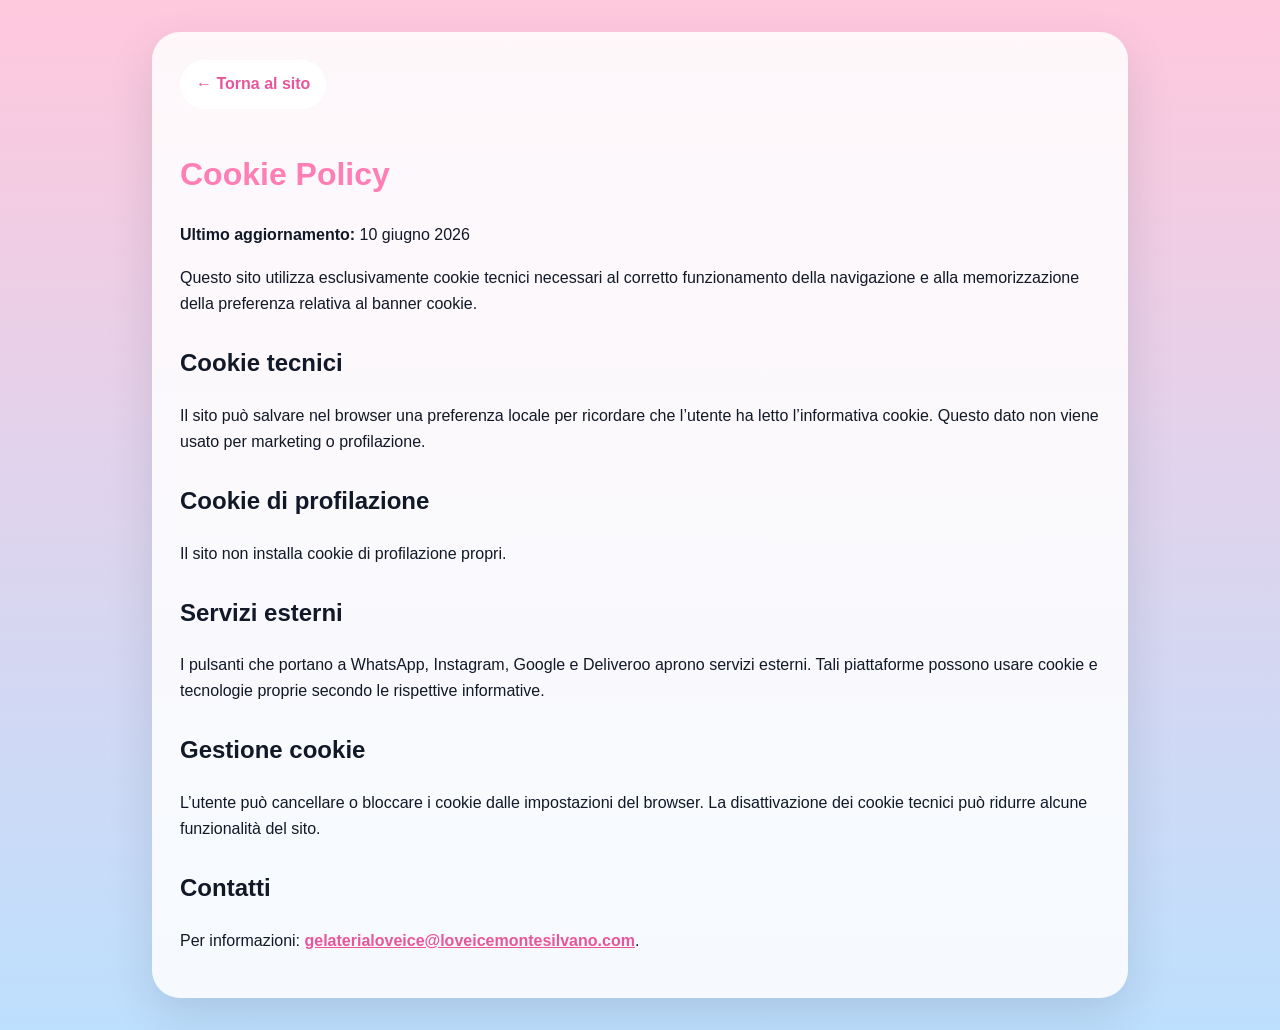
<file: cookie.html>
<!DOCTYPE html><html lang="it"><head><meta charset="UTF-8"><meta name="viewport" content="width=device-width, initial-scale=1.0"><title>Cookie Policy - Gelateria Love Ice</title><style>body{font-family:Inter,-apple-system,BlinkMacSystemFont,"Segoe UI",sans-serif;line-height:1.65;margin:0;background:linear-gradient(180deg,#ffc8dd,#bde0fe);color:#111827}.legal-page{max-width:920px;margin:32px auto;padding:28px;background:rgba(255,255,255,.86);border-radius:28px;box-shadow:0 18px 48px rgba(17,24,39,.12)}a{color:#e9559b;font-weight:700}.back{display:inline-flex;margin-bottom:18px;text-decoration:none;background:#fff;border-radius:999px;padding:.7rem 1rem}h1{color:#ff7eb6}h2{margin-top:1.6rem}</style></head><body><main class="legal-page"><a class="back" href="index.html">← Torna al sito</a><h1>Cookie Policy</h1>
<p><strong>Ultimo aggiornamento:</strong> 10 giugno 2026</p>
<p>Questo sito utilizza esclusivamente cookie tecnici necessari al corretto funzionamento della navigazione e alla memorizzazione della preferenza relativa al banner cookie.</p>
<h2>Cookie tecnici</h2><p>Il sito può salvare nel browser una preferenza locale per ricordare che l’utente ha letto l’informativa cookie. Questo dato non viene usato per marketing o profilazione.</p>
<h2>Cookie di profilazione</h2><p>Il sito non installa cookie di profilazione propri.</p>
<h2>Servizi esterni</h2><p>I pulsanti che portano a WhatsApp, Instagram, Google e Deliveroo aprono servizi esterni. Tali piattaforme possono usare cookie e tecnologie proprie secondo le rispettive informative.</p>
<h2>Gestione cookie</h2><p>L’utente può cancellare o bloccare i cookie dalle impostazioni del browser. La disattivazione dei cookie tecnici può ridurre alcune funzionalità del sito.</p>
<h2>Contatti</h2><p>Per informazioni: <a href="mailto:gelaterialoveice@loveicemontesilvano.com">gelaterialoveice@loveicemontesilvano.com</a>.</p></main></body></html>
</file>
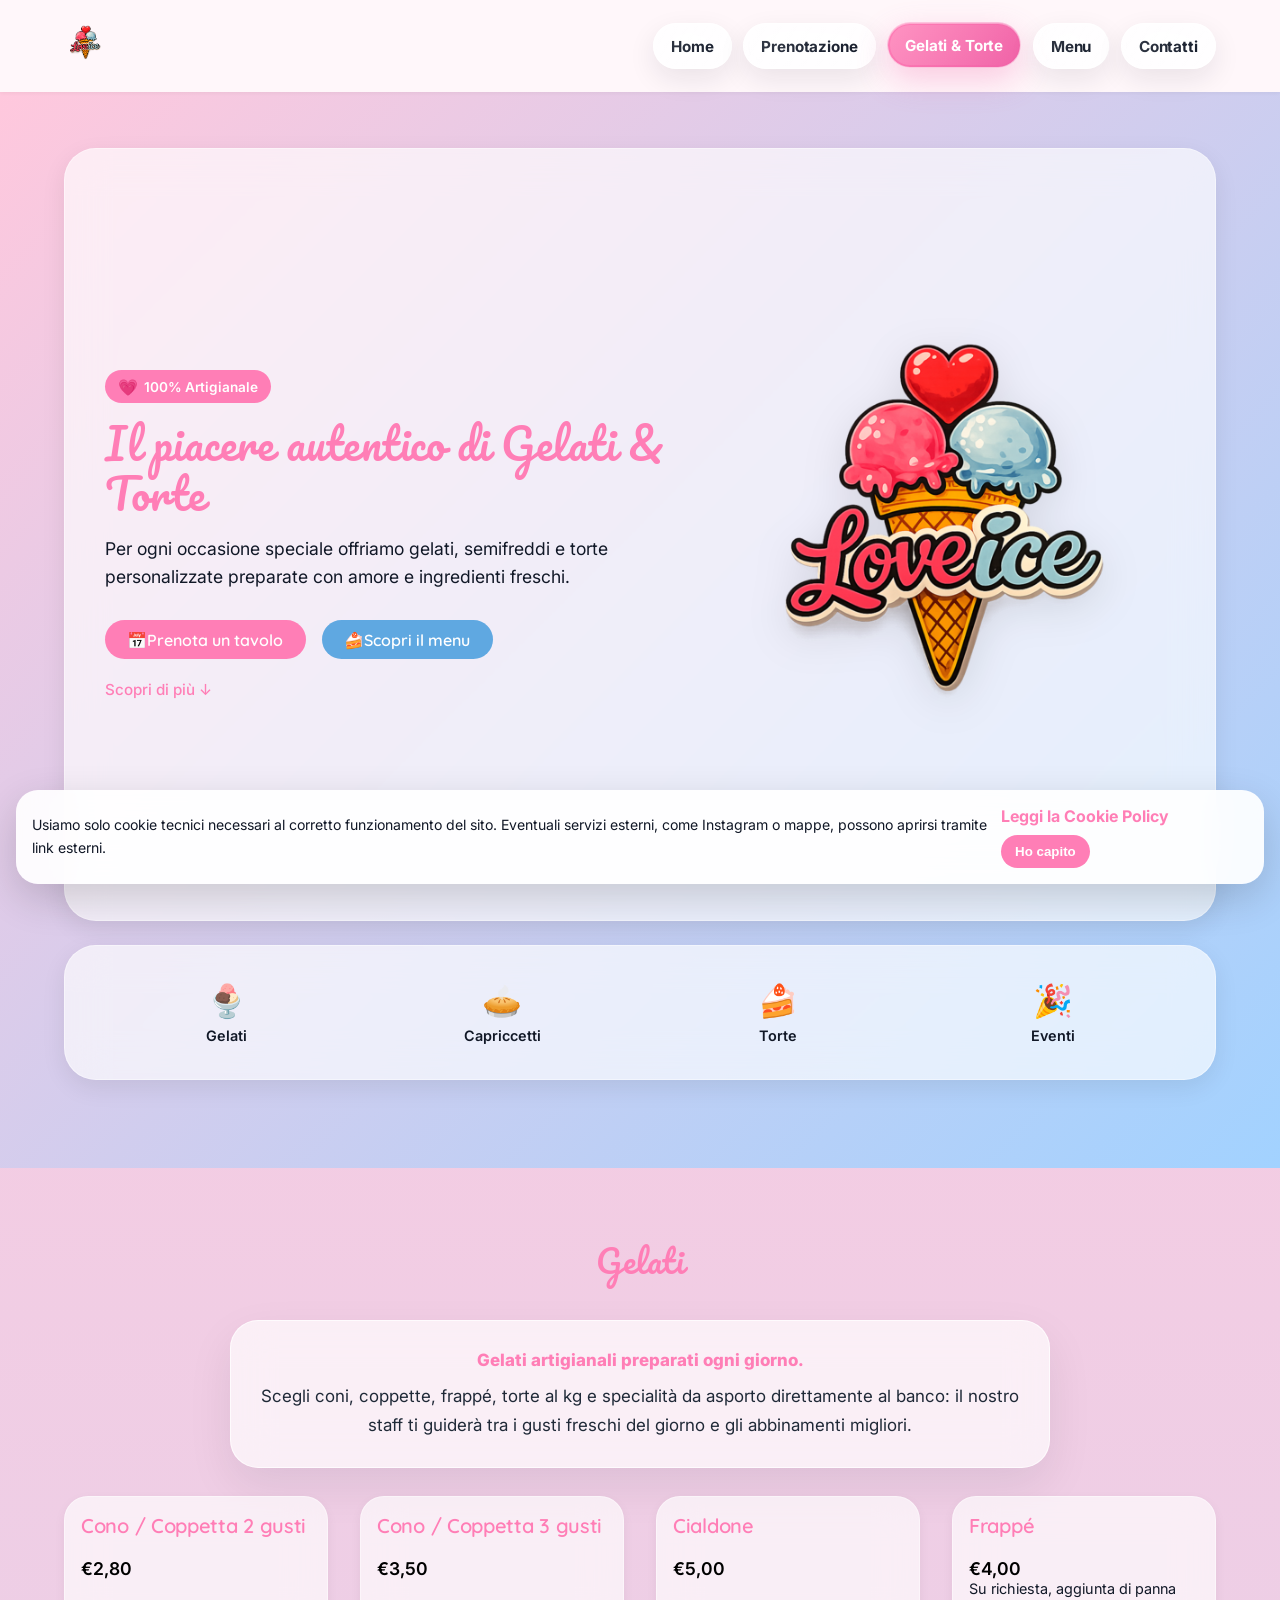
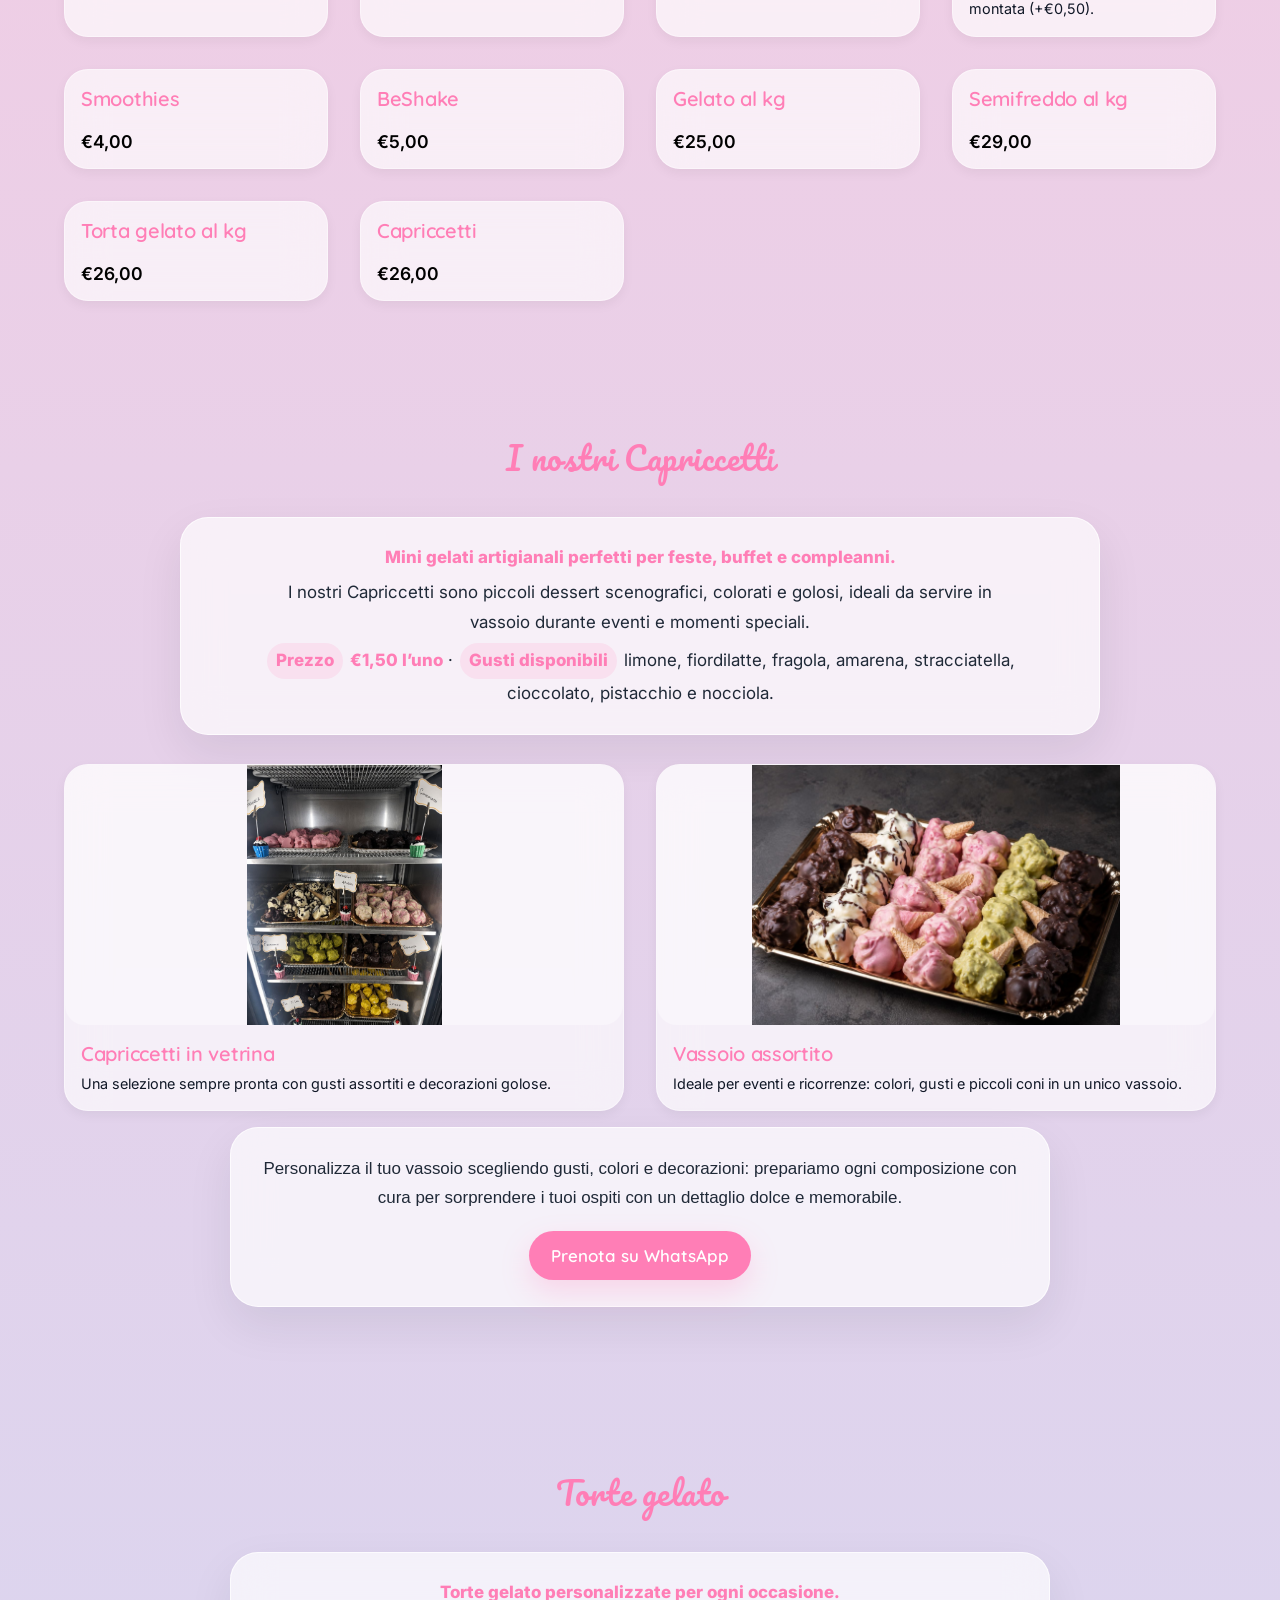
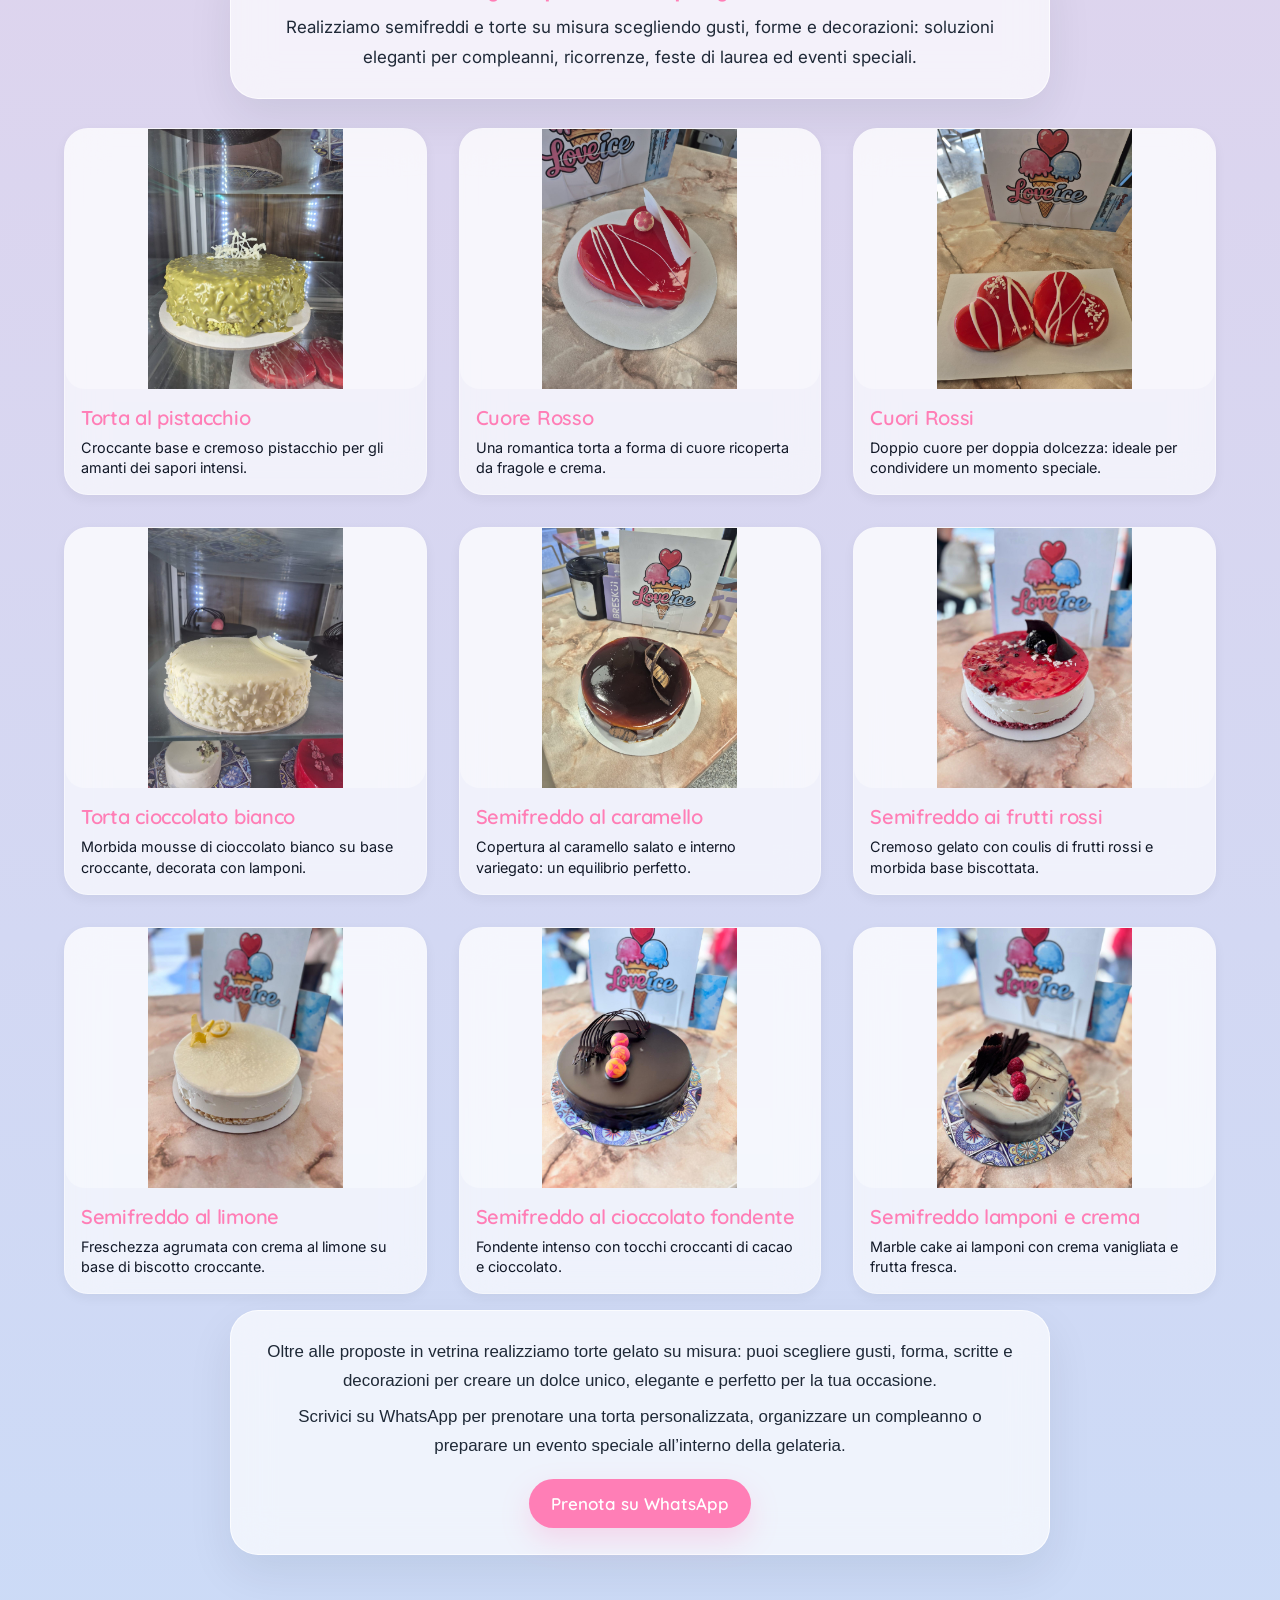
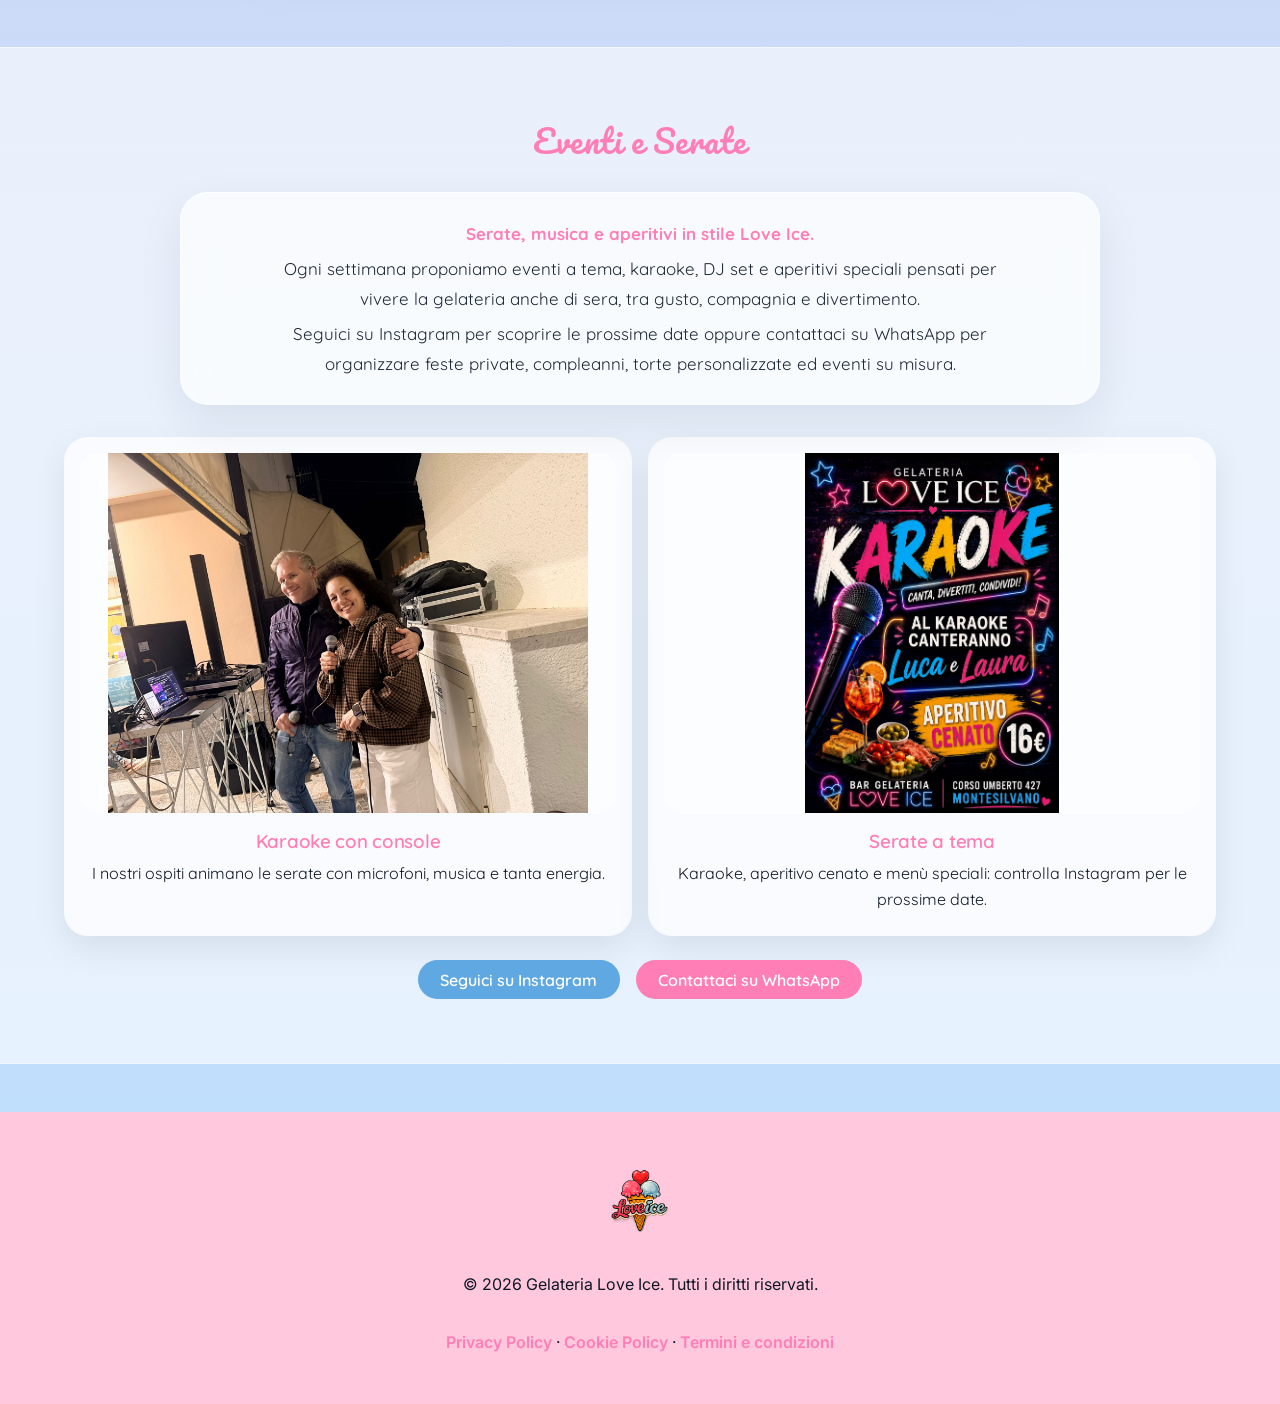
<file: gelati_e_torte.html>
<!DOCTYPE html>

<html lang="it">
<head>
<meta charset="utf-8"/>
<meta content="width=device-width, initial-scale=1.0" name="viewport"/>
<title>Gelati &amp; Torte - Gelateria Love Ice</title>
<!-- Google Fonts (identico a quello della home e con font aggiuntivi) -->
<link href="https://fonts.googleapis.com/css2?family=Poppins:wght@300;400;600;700&amp;family=Lobster&amp;family=Quicksand:wght@400;600;700&amp;family=Pacifico&amp;display=swap" rel="stylesheet"/>
<!-- Usa lo stesso foglio di stile del sito principale -->
<!-- Aggiorna parametro versione per caricare l'ultima versione del CSS -->
<!-- Aggiorna la versione del CSS per forzare il ricaricamento della cache -->
<link href="style.css?v=13" rel="stylesheet"/>
<link rel="icon" href="favicon.ico" sizes="any"/>
<link rel="icon" type="image/png" sizes="512x512" href="images/favicon.png"/>
<link rel="apple-touch-icon" href="images/favicon.png"/>
<meta name="theme-color" content="#ff7eb6"/>
</head>
<body class="page-gt">
<!-- Intestazione con logo e navigazione -->
<header class="navbar premium-navbar page2-nav">
<div class="container nav-shell">
<a aria-label="Gelateria Love Ice - Home" class="brand" href="index.html#home">
<img alt="Logo Gelateria Love Ice" class="logo" src="images/logo_transparent.png"/>
</a>
<nav aria-label="Azioni principali" class="top-actions"><a class="nav-pill" href="index.html#home">Home</a>
<a class="nav-pill" href="https://wa.me/393332537622?text=Ciao%20Love%20Ice%2C%20vorrei%20fare%20una%20prenotazione." rel="noopener noreferrer" target="_blank">Prenotazione</a>
<a class="nav-pill active" aria-current="page" href="gelati_e_torte.html">Gelati &amp; Torte</a>
<a class="nav-pill" href="index.html#menu">Menu</a>
<a class="nav-pill" href="index.html#contatti">Contatti</a>
</nav>
</div>
</header>
<!-- Overlay per il menu mobile -->
<!-- Hero per la pagina Gelati &amp; Torte: card lucida e pannello categorie -->
<section class="hero-section gt-hero-section" id="gelati-torte-home">
<div class="hero-card">
<div class="hero-card-left">
<div class="hero-badge"><span class="badge-icon">💗</span> 100% Artigianale</div>
<h1 class="hero-card-title">Il piacere autentico di <span class="highlight">Gelati &amp; Torte</span></h1>
<p class="hero-card-description">Per ogni occasione speciale offriamo gelati, semifreddi e torte personalizzate preparate con amore e ingredienti freschi.</p>
<div class="hero-card-buttons">
<a class="btn-primary btn-hero" href="https://wa.me/393332537622?text=Ciao%20Love%20Ice%2C%20vorrei%20prenotare%20una%20torta%20o%20organizzare%20un%20evento." rel="noopener noreferrer" target="_blank"><span class="btn-icon">📅</span>Prenota un tavolo</a>
<a class="btn-secondary btn-hero" href="#torte"><span class="btn-icon">🍰</span>Scopri il menu</a>
</div>
<a class="hero-card-learn-more" href="#gelati">Scopri di più ↓</a>
</div>
<div class="hero-card-right">
<img alt="Logo Gelateria Love Ice" src="images/logo_transparent.png"/>
</div>
</div>
<!-- Pannello categorie -->
<div class="categories-panel">
<a class="category" href="#gelati">
<div class="icon">🍨</div>
<div class="label">Gelati</div>
</a>
<a class="category" href="#capriccetti">
<div class="icon">🥧</div>
<div class="label">Capriccetti</div>
</a>
<a class="category" href="#torte">
<div class="icon">🍰</div>
<div class="label">Torte</div>
</a>
<a class="category" href="#eventi">
<div class="icon">🎉</div>
<div class="label">Eventi</div>
</a>
</div>
</section>
<!-- Sezione Gelati -->
<section class="menu-section" id="gelati">
<div class="container">
<h2>Gelati</h2>
<div class="description-card">
<p><strong>Gelati artigianali preparati ogni giorno.</strong></p>
<p>Scegli coni, coppette, frappé, torte al kg e specialità da asporto direttamente al banco: il nostro staff ti guiderà tra i gusti freschi del giorno e gli abbinamenti migliori.</p>
</div>
<div class="drinks-grid">
<div class="drink-item">
<h3>Cono / Coppetta 2 gusti</h3>
<span class="price">€2,80</span>
</div>
<div class="drink-item">
<h3>Cono / Coppetta 3 gusti</h3>
<span class="price">€3,50</span>
</div>
<div class="drink-item">
<h3>Cialdone</h3>
<span class="price">€5,00</span>
</div>
<div class="drink-item">
<h3>Frappé</h3>
<span class="price">€4,00</span>
<p>Su richiesta, aggiunta di panna montata (+€0,50).</p>
</div>
<div class="drink-item">
<h3>Smoothies</h3>
<span class="price">€4,00</span>
</div>
<div class="drink-item">
<h3>BeShake</h3>
<span class="price">€5,00</span>
</div>
<div class="drink-item">
<h3>Gelato al kg</h3>
<span class="price">€25,00</span>
</div>
<div class="drink-item">
<h3>Semifreddo al kg</h3>
<span class="price">€29,00</span>
</div>
<div class="drink-item">
<h3>Torta gelato al kg</h3>
<span class="price">€26,00</span>
</div>
<div class="drink-item">
<h3>Capriccetti</h3>
<span class="price">€26,00</span>
</div>
</div>
</div>
</section>
<!-- Sezione Capriccetti -->
<section class="menu-section capriccetti-section" id="capriccetti">
<div class="container">
<h2>I nostri Capriccetti</h2>
<div class="description-card description-card-wide">
<p><strong>Mini gelati artigianali perfetti per feste, buffet e compleanni.</strong></p>
<p>I nostri Capriccetti sono piccoli dessert scenografici, colorati e golosi, ideali da servire in vassoio durante eventi e momenti speciali.</p>
<p><span class="desc-tag">Prezzo</span> <strong>€1,50 l’uno</strong> · <span class="desc-tag">Gusti disponibili</span> limone, fiordilatte, fragola, amarena, stracciatella, cioccolato, pistacchio e nocciola.</p>
</div>
<div class="menu-grid">
<div class="menu-item">
<img alt="Capriccetti in vetrina" class="item-img" src="images/capriccetti_vetrina.jpg"/>
<div class="item-content">
<h3>Capriccetti in vetrina</h3>
<p>Una selezione sempre pronta con gusti assortiti e decorazioni golose.</p>
</div>
</div>
<div class="menu-item">
<img alt="Vassoio di capriccetti" class="item-img" src="images/capriccetti_vassoio.jpg"/>
<div class="item-content">
<h3>Vassoio assortito</h3>
<p>Ideale per eventi e ricorrenze: colori, gusti e piccoli coni in un unico vassoio.</p>
</div>
</div>
</div>
<!-- Descrizione e pulsante per prenotare i capriccetti -->
<div class="description-card description-card-cta capriccetti-desc">
<p>Personalizza il tuo vassoio scegliendo gusti, colori e decorazioni: prepariamo ogni composizione con cura per sorprendere i tuoi ospiti con un dettaglio dolce e memorabile.</p>
<p>
<a class="btn-primary" href="https://wa.me/393332537622?text=Ciao%20Love%20Ice%2C%20vorrei%20prenotare%20una%20torta%20o%20organizzare%20un%20evento." rel="noopener noreferrer" target="_blank">Prenota su WhatsApp</a>
</p>
</div>
</div>
</section>
<!-- Sezione Torte -->
<section class="menu-section" id="torte">
<div class="container">
<h2>Torte gelato</h2>
<div class="description-card">
<p><strong>Torte gelato personalizzate per ogni occasione.</strong></p>
<p>Realizziamo semifreddi e torte su misura scegliendo gusti, forme e decorazioni: soluzioni eleganti per compleanni, ricorrenze, feste di laurea ed eventi speciali.</p>
</div>
<div class="menu-grid">
<div class="menu-item">
<img alt="Torta al pistacchio" class="item-img" src="images/cake1.jpg"/>
<div class="item-content">
<h3>Torta al pistacchio</h3>
<p>Croccante base e cremoso pistacchio per gli amanti dei sapori intensi.</p>
</div>
</div>
<div class="menu-item">
<img alt="Cuore Rosso" class="item-img" src="images/cake2.jpg"/>
<div class="item-content">
<h3>Cuore Rosso</h3>
<p>Una romantica torta a forma di cuore ricoperta da fragole e crema.</p>
</div>
</div>
<div class="menu-item">
<img alt="Cuori Rossi" class="item-img" src="images/cake3.jpg"/>
<div class="item-content">
<h3>Cuori Rossi</h3>
<p>Doppio cuore per doppia dolcezza: ideale per condividere un momento speciale.</p>
</div>
</div>
<div class="menu-item">
<img alt="Torta cioccolato bianco" class="item-img" src="images/cake4.jpg"/>
<div class="item-content">
<h3>Torta cioccolato bianco</h3>
<p>Morbida mousse di cioccolato bianco su base croccante, decorata con lamponi.</p>
</div>
</div>
<div class="menu-item">
<img alt="Semifreddo al caramello" class="item-img" src="images/cake5.jpg"/>
<div class="item-content">
<h3>Semifreddo al caramello</h3>
<p>Copertura al caramello salato e interno variegato: un equilibrio perfetto.</p>
</div>
</div>
<div class="menu-item">
<img alt="Semifreddo ai frutti rossi" class="item-img" src="images/cake6.jpg"/>
<div class="item-content">
<h3>Semifreddo ai frutti rossi</h3>
<p>Cremoso gelato con coulis di frutti rossi e morbida base biscottata.</p>
</div>
</div>
<div class="menu-item">
<img alt="Semifreddo al limone" class="item-img" src="images/cake7.jpg"/>
<div class="item-content">
<h3>Semifreddo al limone</h3>
<p>Freschezza agrumata con crema al limone su base di biscotto croccante.</p>
</div>
</div>
<div class="menu-item">
<img alt="Semifreddo al cioccolato fondente" class="item-img" src="images/cake8.jpg"/>
<div class="item-content">
<h3>Semifreddo al cioccolato fondente</h3>
<p>Fondente intenso con tocchi croccanti di cacao e cioccolato.</p>
</div>
</div>
<div class="menu-item">
<img alt="Semifreddo lamponi e crema" class="item-img" src="images/cake9.jpg"/>
<div class="item-content">
<h3>Semifreddo lamponi e crema</h3>
<p>Marble cake ai lamponi con crema vanigliata e frutta fresca.</p>
</div>
</div>
</div>
<div class="description-card description-card-cta torte-description">
<p>Oltre alle proposte in vetrina realizziamo torte gelato su misura: puoi scegliere gusti, forma, scritte e decorazioni per creare un dolce unico, elegante e perfetto per la tua occasione.</p>
<p>Scrivici su WhatsApp per prenotare una torta personalizzata, organizzare un compleanno o preparare un evento speciale all’interno della gelateria.</p>
<p>
<a class="btn-primary" href="https://wa.me/393332537622?text=Ciao%20Love%20Ice%2C%20vorrei%20prenotare%20una%20torta%20o%20organizzare%20un%20evento." rel="noopener noreferrer" target="_blank">Prenota su WhatsApp</a>
</p>
</div>
</div>
</section>
<!-- Sezione Eventi -->
<section class="events-section" id="eventi">
<div class="container">
<h2>Eventi e Serate</h2>
<div class="description-card description-card-wide">
<p><strong>Serate, musica e aperitivi in stile Love Ice.</strong></p>
<p>Ogni settimana proponiamo eventi a tema, karaoke, DJ set e aperitivi speciali pensati per vivere la gelateria anche di sera, tra gusto, compagnia e divertimento.</p>
<p>Seguici su Instagram per scoprire le prossime date oppure contattaci su WhatsApp per organizzare feste private, compleanni, torte personalizzate ed eventi su misura.</p>
</div>
<div class="event-gallery">
<div class="event-card"><img alt="Karaoke Love Ice" src="images/event_karaoke_host.jpg"/><h3>Karaoke con console</h3><p>I nostri ospiti animano le serate con microfoni, musica e tanta energia.</p></div>
<div class="event-card"><img alt="Locandina karaoke Love Ice con Luca e Laura" src="images/karaoke_loveice_2026.jpeg"/><h3>Serate a tema</h3><p>Karaoke, aperitivo cenato e menù speciali: controlla Instagram per le prossime date.</p></div>
</div>
<div class="btn-group">
<a class="btn-secondary" href="https://www.instagram.com/gelateria_love_ice">Seguici su Instagram</a>
<!-- Il link di WhatsApp verrà aggiornato quando il numero aziendale sarà disponibile -->
<a class="btn-primary" href="https://wa.me/393332537622?text=Ciao%20Love%20Ice%2C%20vorrei%20prenotare%20una%20torta%20o%20organizzare%20un%20evento." rel="noopener noreferrer" target="_blank">Contattaci su WhatsApp</a>
</div>
</div>
</section>
<!-- Footer -->
<footer class="footer">
<div class="container footer-inner">
<img alt="Love Ice logo" class="footer-logo" src="images/logo_transparent.png"/>
<p>© 2026 Gelateria Love Ice. Tutti i diritti riservati.</p>
<p class="legal-links"><a href="privacy.html">Privacy Policy</a> · <a href="cookie.html">Cookie Policy</a> · <a href="termini.html">Termini e condizioni</a></p>
</div>
</footer>
<div aria-live="polite" class="cookie-banner" id="cookie-banner" role="dialog">
<p>Usiamo solo cookie tecnici necessari al corretto funzionamento del sito. Eventuali servizi esterni, come Instagram o mappe, possono aprirsi tramite link esterni.</p>
<div><a href="cookie.html">Leggi la Cookie Policy</a><button id="accept-cookies" type="button">Ho capito</button></div>
</div>
<!-- Aggiungi un parametro di versione per evitare cache sullo script -->
<!-- Aggiorna la versione del JS per assicurare che vengano caricate le ultime modifiche -->
<!-- Script in linea per garantire che tutte le funzioni di interazione siano caricate correttamente senza problemi di caching -->
<script src="script.js?v=30"></script></body>
</html>
</file>
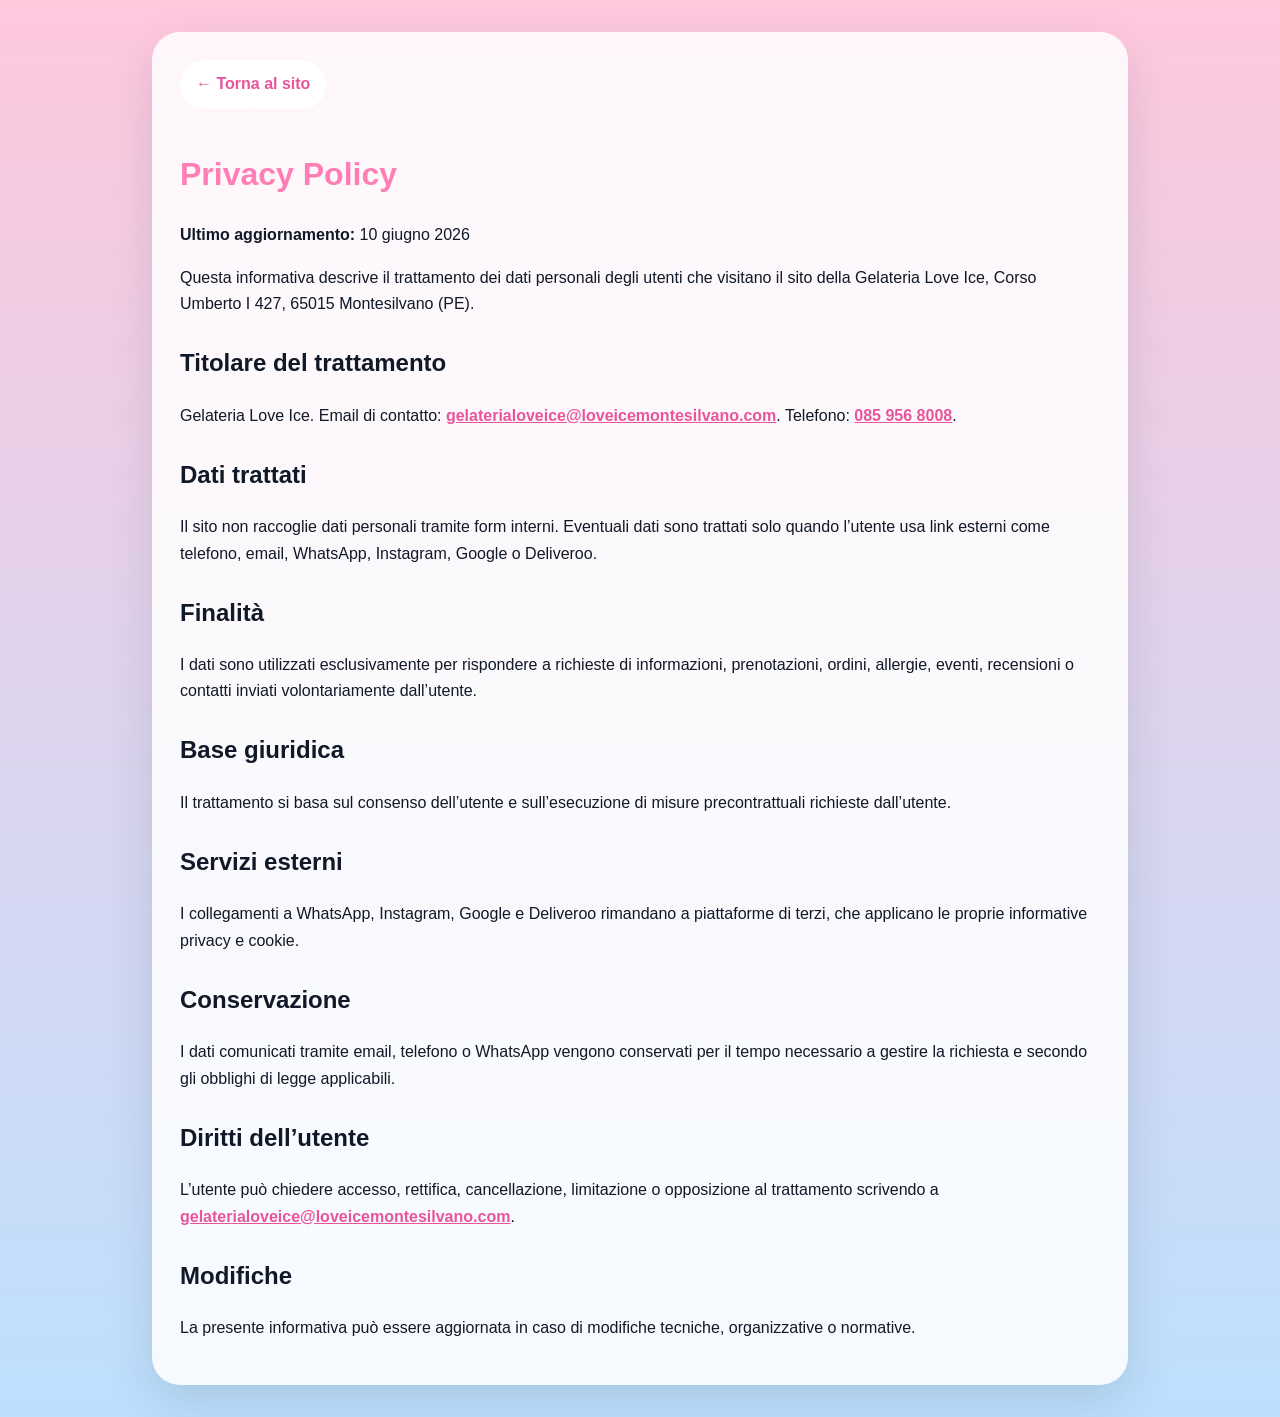
<file: privacy.html>
<!DOCTYPE html><html lang="it"><head><meta charset="UTF-8"><meta name="viewport" content="width=device-width, initial-scale=1.0"><title>Privacy Policy - Gelateria Love Ice</title><style>body{font-family:Inter,-apple-system,BlinkMacSystemFont,"Segoe UI",sans-serif;line-height:1.65;margin:0;background:linear-gradient(180deg,#ffc8dd,#bde0fe);color:#111827}.legal-page{max-width:920px;margin:32px auto;padding:28px;background:rgba(255,255,255,.86);border-radius:28px;box-shadow:0 18px 48px rgba(17,24,39,.12)}a{color:#e9559b;font-weight:700}.back{display:inline-flex;margin-bottom:18px;text-decoration:none;background:#fff;border-radius:999px;padding:.7rem 1rem}h1{color:#ff7eb6}h2{margin-top:1.6rem}</style></head><body><main class="legal-page"><a class="back" href="index.html">← Torna al sito</a><h1>Privacy Policy</h1>
<p><strong>Ultimo aggiornamento:</strong> 10 giugno 2026</p>
<p>Questa informativa descrive il trattamento dei dati personali degli utenti che visitano il sito della Gelateria Love Ice, Corso Umberto I 427, 65015 Montesilvano (PE).</p>
<h2>Titolare del trattamento</h2><p>Gelateria Love Ice. Email di contatto: <a href="mailto:gelaterialoveice@loveicemontesilvano.com">gelaterialoveice@loveicemontesilvano.com</a>. Telefono: <a href="tel:+390859568008">085 956 8008</a>.</p>
<h2>Dati trattati</h2><p>Il sito non raccoglie dati personali tramite form interni. Eventuali dati sono trattati solo quando l’utente usa link esterni come telefono, email, WhatsApp, Instagram, Google o Deliveroo.</p>
<h2>Finalità</h2><p>I dati sono utilizzati esclusivamente per rispondere a richieste di informazioni, prenotazioni, ordini, allergie, eventi, recensioni o contatti inviati volontariamente dall’utente.</p>
<h2>Base giuridica</h2><p>Il trattamento si basa sul consenso dell’utente e sull’esecuzione di misure precontrattuali richieste dall’utente.</p>
<h2>Servizi esterni</h2><p>I collegamenti a WhatsApp, Instagram, Google e Deliveroo rimandano a piattaforme di terzi, che applicano le proprie informative privacy e cookie.</p>
<h2>Conservazione</h2><p>I dati comunicati tramite email, telefono o WhatsApp vengono conservati per il tempo necessario a gestire la richiesta e secondo gli obblighi di legge applicabili.</p>
<h2>Diritti dell’utente</h2><p>L’utente può chiedere accesso, rettifica, cancellazione, limitazione o opposizione al trattamento scrivendo a <a href="mailto:gelaterialoveice@loveicemontesilvano.com">gelaterialoveice@loveicemontesilvano.com</a>.</p>
<h2>Modifiche</h2><p>La presente informativa può essere aggiornata in caso di modifiche tecniche, organizzative o normative.</p></main></body></html>
</file>
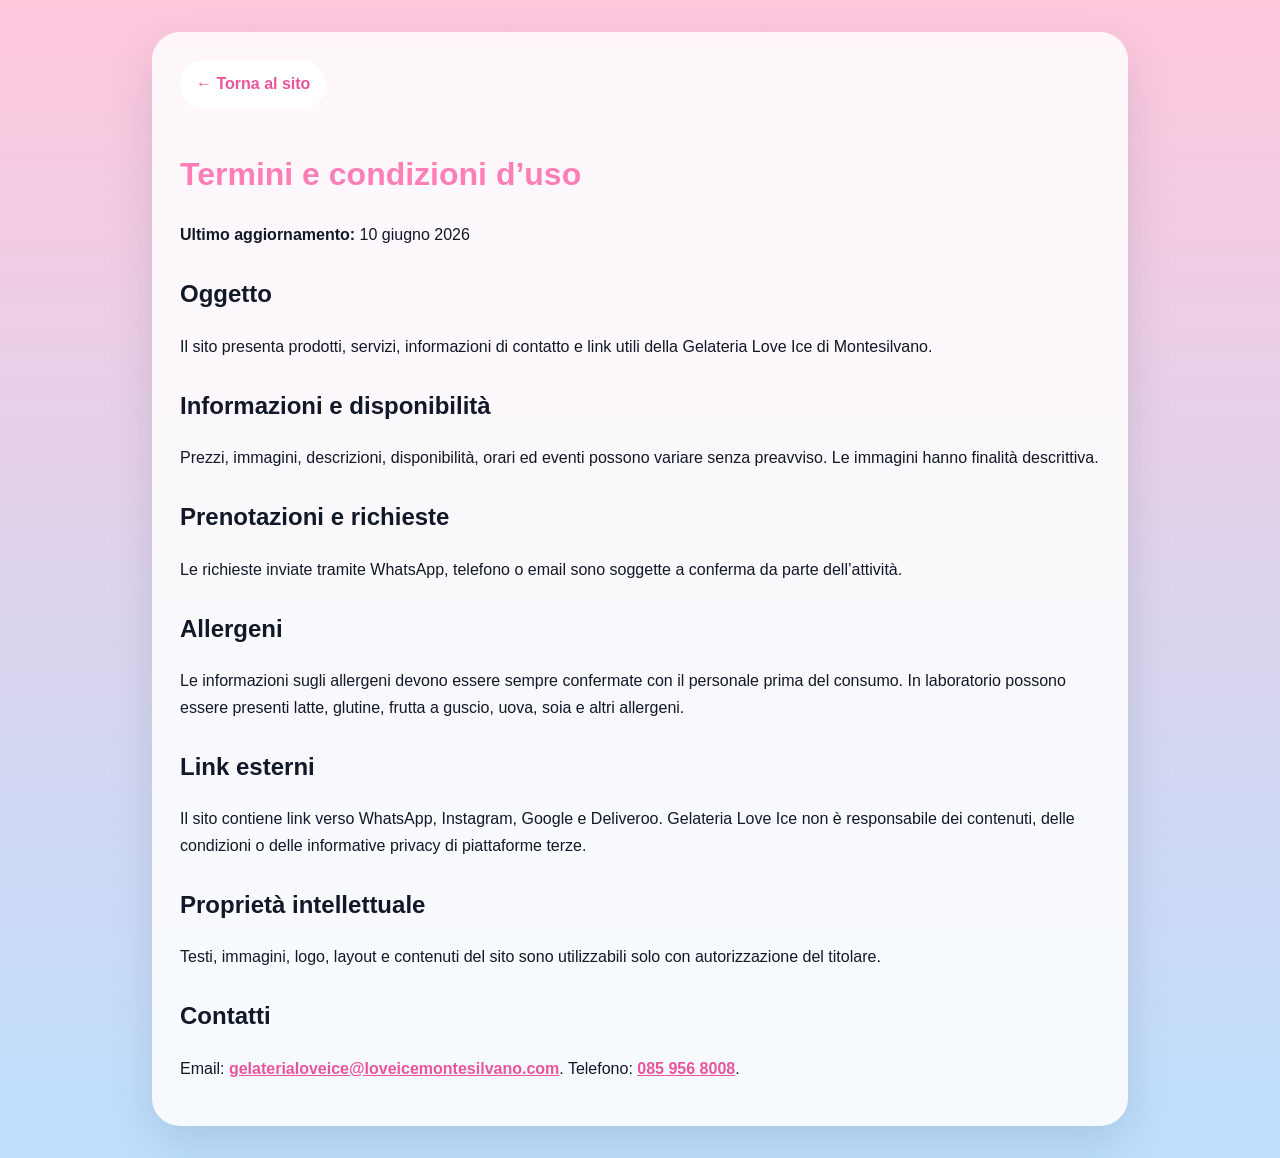
<file: termini.html>
<!DOCTYPE html><html lang="it"><head><meta charset="UTF-8"><meta name="viewport" content="width=device-width, initial-scale=1.0"><title>Termini e condizioni - Gelateria Love Ice</title><style>body{font-family:Inter,-apple-system,BlinkMacSystemFont,"Segoe UI",sans-serif;line-height:1.65;margin:0;background:linear-gradient(180deg,#ffc8dd,#bde0fe);color:#111827}.legal-page{max-width:920px;margin:32px auto;padding:28px;background:rgba(255,255,255,.86);border-radius:28px;box-shadow:0 18px 48px rgba(17,24,39,.12)}a{color:#e9559b;font-weight:700}.back{display:inline-flex;margin-bottom:18px;text-decoration:none;background:#fff;border-radius:999px;padding:.7rem 1rem}h1{color:#ff7eb6}h2{margin-top:1.6rem}</style></head><body><main class="legal-page"><a class="back" href="index.html">← Torna al sito</a><h1>Termini e condizioni d’uso</h1>
<p><strong>Ultimo aggiornamento:</strong> 10 giugno 2026</p>
<h2>Oggetto</h2><p>Il sito presenta prodotti, servizi, informazioni di contatto e link utili della Gelateria Love Ice di Montesilvano.</p>
<h2>Informazioni e disponibilità</h2><p>Prezzi, immagini, descrizioni, disponibilità, orari ed eventi possono variare senza preavviso. Le immagini hanno finalità descrittiva.</p>
<h2>Prenotazioni e richieste</h2><p>Le richieste inviate tramite WhatsApp, telefono o email sono soggette a conferma da parte dell’attività.</p>
<h2>Allergeni</h2><p>Le informazioni sugli allergeni devono essere sempre confermate con il personale prima del consumo. In laboratorio possono essere presenti latte, glutine, frutta a guscio, uova, soia e altri allergeni.</p>
<h2>Link esterni</h2><p>Il sito contiene link verso WhatsApp, Instagram, Google e Deliveroo. Gelateria Love Ice non è responsabile dei contenuti, delle condizioni o delle informative privacy di piattaforme terze.</p>
<h2>Proprietà intellettuale</h2><p>Testi, immagini, logo, layout e contenuti del sito sono utilizzabili solo con autorizzazione del titolare.</p>
<h2>Contatti</h2><p>Email: <a href="mailto:gelaterialoveice@loveicemontesilvano.com">gelaterialoveice@loveicemontesilvano.com</a>. Telefono: <a href="tel:+390859568008">085 956 8008</a>.</p></main></body></html>
</file>
<file: style.css>
/*
  Stili per il sito Gelateria Love Ice.
  La palette si ispira ai colori del logo: rosa, giallo e azzurro pastello.
  Il layout è moderno e pulito con ampi spazi bianchi e tipografia leggibile.
*/

/* Importa font premium per titoli e testo. Inter è un carattere moderno e pulito usato spesso nelle interfacce Apple. */
@import url('https://fonts.googleapis.com/css2?family=Inter:wght@400;500;600;700&display=swap');
/* Font di supporto per tocchi decorativi (Quicksand) e script (Pacifico). */
@import url('https://fonts.googleapis.com/css2?family=Quicksand:wght@400;600;700&family=Pacifico&display=swap');

:root {
  /*
    Palette colori aggiornata per una sensazione premium e moderna.
    Mantenendo i toni rosa, azzurro e violaceo del brand ma con
    saturazioni ridotte.  Le variabili card e border permettono
    uniformità nei riquadri translucidi.  Il testo scuro viene
    leggermente ravvivato per maggiore contrasto.
  */
  --primary-color: #FF7EB6;   /* rosa principale, più morbido */
  --secondary-color: #FFC8DD; /* rosa chiaro per sfondi */
  --accent-color: #BDE0FE;   /* azzurro pastello per bottoni */
  --accent-color-2: #A2D2FF; /* azzurro violaceo per gradienti */
  --dark-text: #111827;      /* grigio molto scuro */
  --light-bg: #FFFFFF;       /* bianco neutro */
  --card-bg: rgba(255, 255, 255, 0.65);
  --card-border: rgba(255, 255, 255, 0.4);
  --card-radius: 24px;
  /* placeholder removed */
  /* Colorazioni per pulsanti con azzurro più scuro per maggiore visibilità */
  /* Pulsanti blu più scuri per maggiore visibilità */
  --button-blue: #5FA8E1;
  --button-blue-hover: #4E8FCC;
  /* Navbar tint and hover backgrounds */
  --nav-item-bg: rgba(173, 216, 230, 0.35); /* celeste chiaro per pulsanti navbar */
  --nav-item-hover-bg: rgba(173, 216, 230, 0.65);
}

/*
  Tipografia
  Utilizziamo i font di sistema Apple (SF Pro Display/Text) quando disponibili,
  ricadendo su Poppins o sans‑serif per un aspetto moderno.  I titoli
  utilizzano il display font con un peso maggiore e tracking sottile per
  eleganza.  I paragrafi hanno un'altezza di riga generosa per migliorare
  la leggibilità su schermi piccoli.
*/
h1, h2, h3, h4, h5, h6 {
  /* Utilizza Inter per i titoli. In caso contrario ricade sui font di sistema. */
  font-family: 'Inter', -apple-system, BlinkMacSystemFont, "SF Pro Display", "Poppins", sans-serif;
  font-weight: 600;
  letter-spacing: -0.015em;
  margin-top: 0;
}

p {
  /* Inter viene utilizzato per i paragrafi per una lettura chiara su schermi di tutte le dimensioni */
  font-family: 'Inter', -apple-system, BlinkMacSystemFont, "SF Pro Text", "Poppins", sans-serif;
  font-size: 1rem;
  line-height: 1.6;
  margin-top: 0;
  margin-bottom: 1rem;
}

* {
  box-sizing: border-box;
}

body {
  margin: 0;
  /* Inter come font principale per il corpo del testo con fallback ai font di sistema. */
  font-family: 'Inter', -apple-system, BlinkMacSystemFont, "SF Pro Text", "Poppins", sans-serif;
  color: var(--dark-text);
  /* Sostituisce l'immagine di sfondo con un gradiente armonioso tra i colori
     principali del brand. Questo migliora la performance e mantiene
     un aspetto pulito e moderno. */
  background-image: linear-gradient(180deg, var(--secondary-color) 0%, var(--accent-color) 100%);
  background-attachment: scroll;
  background-size: cover;
  background-repeat: no-repeat;
}

a {
  color: inherit;
}

.container {
  width: 90%;
  max-width: 1200px;
  margin: 0 auto;
}

/* Navigation bar */
/* Navbar con effetto vetro (glassmorphism) */
.navbar {
  position: sticky;
  top: 0;
  z-index: 1000;
  /* Header semitrasparente con maggior opacità e blur per richiamare
     la barra di navigazione di iOS. */
  /* Maggiore luminosità e opacità per ricordare la navigation bar iOS */
  background-color: rgba(255, 255, 255, 0.85);
  backdrop-filter: blur(20px);
  box-shadow: 0 1px 4px rgba(0, 0, 0, 0.05);
}

.navbar .container {
  display: flex;
  align-items: center;
  justify-content: space-between;
  padding: 0.75rem 0;
}

.logo {
  height: 64px;
  width: auto;
}

.navlinks ul {
  list-style: none;
  margin: 0;
  padding: 0;
  display: flex;
  /* Riduci lo spazio tra le voci per un aspetto più compatto */
  gap: 1.5rem;
}

.navlinks a {
  text-decoration: none;
  color: var(--dark-text);
  font-weight: 500;
  /* Maggiore padding verticale e minore orizzontale per un aspetto più pulito */
  padding: 0.6rem 0.3rem;
  /* Bordo inferiore trasparente che verrà colorato al passaggio del mouse */
  border-bottom: 2px solid transparent;
  transition: color 0.15s ease, border-color 0.15s ease;
  /* Niente sfondo per uno stile più minimale in stile Apple */
  background-color: transparent;
}

.navlinks a:hover {
  /* Mantieni lo sfondo trasparente e colora la scritta e il bordo inferiore */
  background-color: transparent;
  color: var(--primary-color);
  border-bottom-color: var(--primary-color);
}

/* -------------------------------------------- */
/*  Mobile navigation (menu a tendina Apple‑tech) */
/* -------------------------------------------- */

/* Pulsante hamburger per dispositivi mobili. Su desktop rimane nascosto. */
/* Pulsante hamburger visibile su tutte le dimensioni di schermo.
   Su desktop funge da menu a tendina avanzato in stile Apple. */
.menu-toggle {
  display: flex;
  flex-direction: column;
  justify-content: space-around;
  width: 40px;
  height: 28px;
  background: none;
  border: none;
  cursor: pointer;
  padding: 0;
  z-index: 1001;
}

/* Barre interne del pulsante hamburger */
.menu-toggle .bar {
  width: 100%;
  height: 3px;
  background-color: var(--dark-text);
  border-radius: 2px;
  transition: transform 0.3s ease, opacity 0.3s ease;
}

/* Stato aperto del pulsante hamburger: trasforma le barre in una X */
.menu-toggle.open .bar:nth-child(1) {
  transform: translateY(9px) rotate(45deg);
}
.menu-toggle.open .bar:nth-child(2) {
  opacity: 0;
}
.menu-toggle.open .bar:nth-child(3) {
  transform: translateY(-9px) rotate(-45deg);
}

/* Overlay che appare quando il menu è aperto */
.menu-overlay {
  position: fixed;
  top: 0;
  right: 0;
  bottom: 0;
  left: 0;
  /* Overlay leggero e trasparente per non oscurare i contenuti sottostanti */
  background: rgba(0, 0, 0, 0.1);
  opacity: 0;
  visibility: hidden;
  transition: opacity 0.3s ease;
  z-index: 1000;
}
.menu-overlay.open {
  opacity: 1;
  visibility: visible;
}

/* Menu mobile: versione premium
   Il menu mobile ora occupa l'intera larghezza dello schermo e scorre da destra
   grazie a una trasformazione. Questo evita spazi vuoti tra il contenuto e il
   pannello e dà un effetto più professionale. */
.mobile-menu {
  position: fixed;
  top: 0;
  right: 0;
  width: 100%;
  height: 100vh;
  background: var(--light-bg);
  backdrop-filter: blur(20px);
  box-shadow: -2px 0 4px rgba(0, 0, 0, 0.1);
  z-index: 1001;
  transform: translateX(100%);
  transition: transform 0.3s ease;
  display: flex;
  flex-direction: column;
  align-items: center;
  justify-content: center;
  text-align: center;
  padding: 2rem 1.5rem;
}
.mobile-menu.open {
  transform: translateX(0);
}
.mobile-menu ul {
  list-style: none;
  padding: 0;
  margin: 0;
  display: flex;
  flex-direction: column;
  align-items: center;
  gap: 1.2rem;
}
.mobile-menu a {
  /* Resetta il link di base: verrà sovrascritto dalle regole più specifiche di seguito */
  text-decoration: none;
  color: var(--dark-text);
  font-weight: 600;
  font-size: 1.25rem;
  transition: color 0.2s;
}
/* Stile premium per i link del menu mobile: pulsanti arrotondati e tinta leggera */
.mobile-menu ul li a {
  display: block;
  width: 100%;
  padding: 0.8rem 1.2rem;
  border-radius: 28px;
  background: var(--nav-item-bg);
  color: var(--dark-text);
  font-size: 1.2rem;
  font-weight: 600;
  transition: background-color 0.25s ease, transform 0.2s ease;
}
.mobile-menu ul li a:hover {
  background: var(--nav-item-hover-bg);
  color: var(--dark-text);
  transform: translateY(-2px);
}
.mobile-menu .cta-item {
  margin-top: 2rem;
  width: 100%;
}
.mobile-menu .btn-primary,
.mobile-menu .btn-secondary {
  display: block;
  text-align: center;
  margin: 0.6rem 0;
  width: 100%;
  padding: 0.8rem;
  border-radius: 28px;
  font-size: 1.1rem;
}

/* Quick navigation section: pulsanti per categorie menu */
.quick-nav {
  display: flex;
  justify-content: center;
  flex-wrap: wrap;
  gap: 0.8rem;
  padding: 1rem 0;
  margin-top: -1rem;
  background: var(--card-bg);
  backdrop-filter: blur(10px);
  border-top: 1px solid var(--card-border);
  border-bottom: 1px solid var(--card-border);
}
.quick-nav .nav-btn {
  padding: 0.6rem 1rem;
  border-radius: 16px;
  background: var(--button-blue);
  color: #ffffff;
  text-decoration: none;
  font-weight: 500;
  font-size: 0.9rem;
  transition: background-color 0.2s, transform 0.2s;
}
.quick-nav .nav-btn:hover {
  background: var(--button-blue-hover);
  transform: translateY(-2px);
}

/* Evidenzia temporaneamente un elemento quando viene trovato dalla ricerca */
.highlight-search {
  animation: highlight-search 1.5s ease;
}

@keyframes highlight-search {
  0% {
    box-shadow: 0 0 0 0 rgba(255, 0, 128, 0.4);
  }
  50% {
    box-shadow: 0 0 20px 10px rgba(255, 0, 128, 0.4);
  }
  100% {
    box-shadow: 0 0 0 0 rgba(255, 0, 128, 0.4);
  }
}

/* Responsività: su schermi piccoli nascondi le link list e mostra il pulsante hamburger */
@media (max-width: 768px) {
  .navlinks {
    display: none;
  }
  .hero.hero-new {
    padding: 3rem 0 2rem;
  }
  /* Nascondi il pulsante CTA della navbar su schermi stretti */
  .nav-cta {
    display: none;
  }
}

/* Hero section */
/* Hero con gradient semi‑trasparente per far intravedere lo sfondo */
.hero {
  /* Nuovo gradiente per la sezione eroe con i colori principali.
     Altezza ridotta su mobile e layout centrato verticalmente. */
  background: linear-gradient(135deg, var(--primary-color) 0%, var(--accent-color-2) 100%);
  color: #ffffff;
  text-align: center;
  padding: 3rem 0 2rem;
  margin-top: 0;
  min-height: 60vh;
  display: flex;
  flex-direction: column;
  justify-content: center;
  align-items: center;
  /* Permette alle pseudo-element di posizionarsi */
  position: relative;
}

/* Decorazioni fluttuanti per la sezione eroe */
.hero::before,
.hero::after {
  content: "";
  position: absolute;
  border-radius: 50%;
  z-index: -1;
}

/* ------------------------------------------------------------------ */
/* Nuovo layout per la hero della homepage in stile promozionale        */
/* ------------------------------------------------------------------ */

/* Applica un layout in due colonne alla sezione eroe della homepage. */
.hero.hero-new {
  /* Override le proprietà della hero base */
  display: block;
  color: var(--dark-text);
  text-align: left;
  background: linear-gradient(135deg, var(--secondary-color) 0%, var(--accent-color-2) 100%);
  /* Riduci l’altezza della sezione eroe per rendere l’intestazione più compatta */
  padding: 3rem 0 2.5rem;
  min-height: unset;
  position: relative;
}

/* Decorazioni personalizzate per la hero nuova: grandi forme sfumate ai lati 
   che ricordano le grafiche Apple con colori pastello e un effetto blur. */
.hero.hero-new::before,
.hero.hero-new::after {
  content: "";
  position: absolute;
  border-radius: 50%;
  z-index: -1;
  /* Maggiore blur per conferire un effetto più soffuso e lucido */
  filter: blur(120px);
}

/* Sfera pastello in alto a sinistra */
.hero.hero-new::before {
  width: 520px;
  height: 520px;
  top: -200px;
  left: -200px;
  background: radial-gradient(circle at center, var(--secondary-color) 0%, rgba(255, 255, 255, 0) 65%);
}

/* Sfera pastello in basso a destra */
.hero.hero-new::after {
  width: 400px;
  height: 400px;
  bottom: -150px;
  right: -150px;
  background: radial-gradient(circle at center, var(--accent-color-2) 0%, rgba(255, 255, 255, 0) 65%);
}

/* Varianti personalizzate per la hero della pagina Gelati & Torte. Aumentano la
   dimensione e la sfocatura delle decorazioni per un look più dinamico. */
.hero.hero-new.gt-hero::before {
  width: 650px;
  height: 650px;
  top: -220px;
  left: -220px;
  background: radial-gradient(circle at center, var(--secondary-color) 0%, rgba(255, 255, 255, 0) 65%);
  filter: blur(140px);
}
.hero.hero-new.gt-hero::after {
  width: 500px;
  height: 500px;
  bottom: -180px;
  right: -180px;
  background: radial-gradient(circle at center, var(--accent-color-2) 0%, rgba(255, 255, 255, 0) 65%);
  filter: blur(140px);
}

/* --------------------------------------------------------- */
/* Elementi aggiuntivi per le hero e la navbar               */
/* --------------------------------------------------------- */

/* CTA nella navbar (versione desktop) */
.nav-cta {
  margin-left: auto;
}
.nav-cta a {
  /* Stesse dimensioni dei pulsanti principali ma con leggera riduzione */
  padding: 0.5rem 1.2rem;
  border-radius: 24px;
  font-family: 'Quicksand', sans-serif;
  font-weight: 600;
  font-size: 0.9rem;
  text-decoration: none;
  color: #fff;
  background-color: var(--primary-color);
  transition: background-color 0.3s, transform 0.2s;
}
.nav-cta a:hover {
  background-color: #e86399;
  transform: translateY(-2px);
}

/* Stile per evidenziare una parola nel titolo della hero */
.hero-title .highlight {
  color: var(--primary-color);
}

/* Stile per i pulsanti della hero con icone */
.btn-hero {
  display: inline-flex;
  align-items: center;
  gap: 0.5rem;
}
.btn-hero .btn-icon {
  font-size: 1rem;
}

/* Link 'Scopri di più' con freccia verso il basso */
.hero-learn-more {
  display: inline-flex;
  align-items: center;
  gap: 0.3rem;
  margin-top: 1.2rem;
  font-size: 1rem;
  font-weight: 500;
  color: var(--primary-color);
  text-decoration: none;
  transition: color 0.2s, transform 0.2s;
}
.hero-learn-more:hover {
  color: var(--button-blue);
  transform: translateY(-2px);
}

/* Righe di categorie per la pagina Gelati & Torte */
.category-row {
  display: flex;
  justify-content: center;
  gap: 1rem;
  flex-wrap: wrap;
  margin-top: -2rem;
  z-index: 1;
  position: relative;
}
.category-item {
  display: flex;
  flex-direction: column;
  align-items: center;
  justify-content: center;
  text-decoration: none;
  padding: 1rem 0.8rem;
  background: var(--card-bg);
  border: 1px solid var(--card-border);
  border-radius: 24px;
  width: 120px;
  color: var(--dark-text);
  transition: background-color 0.3s, transform 0.2s;
}
.category-item:hover {
  background: rgba(255, 255, 255, 0.8);
  transform: translateY(-4px);
}
.category-item .icon {
  font-size: 2rem;
}
.category-item .label {
  margin-top: 0.4rem;
  font-size: 0.9rem;
  font-weight: 500;
  text-align: center;
}

/* Miglioramento responsività per la riga di categorie */
@media (max-width: 768px) {
  .category-row {
    overflow-x: auto;
    justify-content: flex-start;
    padding-left: 1rem;
    margin-top: -1rem;
  }
  .category-item {
    flex: 0 0 auto;
    margin-right: 0.6rem;
    width: 100px;
  }
}

/* Contenitore interno flessibile per la nuova hero */
.hero-container {
  width: 90%;
  max-width: 1200px;
  margin: 0 auto;
  display: flex;
  align-items: center;
  justify-content: space-between;
  flex-wrap: wrap;
  gap: 2rem;
}

/* Colonna di testo */
.hero-text {
  flex: 1 1 480px;
  max-width: 600px;
}

/* Piccolo titolo introduttivo */
.hero-small-heading {
  font-size: 0.9rem;
  font-weight: 600;
  letter-spacing: 0.05em;
  color: var(--primary-color);
  text-transform: uppercase;
  margin-bottom: 0.5rem;
}

/* Titolo principale della hero */
.hero-title {
  /* Dimensione ridotta per un aspetto meno invasivo su desktop */
  font-size: 2.6rem;
  font-weight: 700;
  line-height: 1.2;
  margin: 0 0 1rem;
  color: var(--dark-text);
}

/* Descrizione all'interno della hero */
.hero.hero-new .hero-description {
  color: var(--dark-text);
  font-size: 1.05rem;
  line-height: 1.6;
  margin-bottom: 1.5rem;
  max-width: 100%;
}

/* Contenitore dei pulsanti nella hero */
.hero-buttons {
  display: flex;
  gap: 1rem;
  flex-wrap: wrap;
}

/* Colonna immagine */
.hero-image {
  flex: 1 1 380px;
  position: relative;
  display: flex;
  justify-content: center;
  align-items: center;
}

/* Immagine della hero: dimensioni controllate e ombra morbida */
.hero-image img {
  /* Riduci leggermente la larghezza massima dell’immagine per bilanciare meglio la composizione */
  max-width: 420px;
  width: 100%;
  height: auto;
  filter: drop-shadow(0 10px 20px rgba(0, 0, 0, 0.1));
}

/* Etichetta "100% Artigianale" sovrapposta */
.hero-label {
  position: absolute;
  top: 12%;
  right: 0;
  background: var(--card-bg);
  border: 1px solid var(--card-border);
  border-radius: 24px;
  padding: 0.6rem 1rem;
  font-size: 0.9rem;
  font-weight: 600;
  color: var(--primary-color);
  backdrop-filter: blur(10px);
  display: flex;
  align-items: center;
}

/* Migliora la visibilità su dispositivi mobili */
@media (max-width: 760px) {
  .hero-container {
    flex-direction: column;
    align-items: center;
    text-align: center;
  }
  .hero-title {
    font-size: 2.4rem;
  }
  .hero-image {
    order: -1;
    margin-bottom: 2rem;
  }
  .hero-label {
    top: 5%;
    right: 50%;
    transform: translateX(50%);
  }
}
.hero::before {
  width: 650px;
  height: 650px;
  background: radial-gradient(circle at top left, rgba(255, 255, 255, 0.35), transparent 70%);
  top: -150px;
  left: -100px;
  filter: blur(80px);
}
.hero::after {
  width: 480px;
  height: 480px;
  background: radial-gradient(circle at bottom right, rgba(255, 255, 255, 0.25), transparent 70%);
  bottom: -120px;
  right: -120px;
  filter: blur(80px);
}

/* ------------------------------------------------------------------ */
/* Nuovo layout per le sezioni hero con card traslucida
   La sezione hero generica definisce lo sfondo gradiente, mentre la
   card interna ha un aspetto vetro (glassmorphism) con angoli arrotondati,
   bordo sottile e ombra soffusa.  Le varianti home-hero e gt-hero-section
   adattano testi e contenuti specifici delle rispettive pagine. */
.hero-section {
  width: 100%;
  background: linear-gradient(135deg, var(--secondary-color) 0%, var(--accent-color-2) 100%);
  padding: 3.5rem 0 2.5rem;
  position: relative;
  color: var(--dark-text);
}

/* Card interna della hero */
.hero-card {
  width: 90%;
  max-width: 1200px;
  margin: 0 auto;
  background: rgba(255, 255, 255, 0.65);
  backdrop-filter: blur(20px);
  border: 1px solid var(--card-border);
  border-radius: 32px;
  box-shadow: 0 8px 24px rgba(0, 0, 0, 0.08);
  padding: 3rem 2.5rem;
  display: flex;
  align-items: center;
  justify-content: space-between;
  flex-wrap: wrap;
  gap: 2rem;
  position: relative;
}

/* Colonna di testo nella hero card */
.hero-card-left {
  flex: 1 1 500px;
  max-width: 600px;
}

/* Badge per indicare la artigianalità */
.hero-badge {
  display: inline-flex;
  align-items: center;
  gap: 0.4rem;
  font-size: 0.85rem;
  font-weight: 600;
  color: #fff;
  background-color: var(--primary-color);
  padding: 0.4rem 0.8rem;
  border-radius: 24px;
  margin-bottom: 1rem;
}
.hero-badge .badge-icon {
  font-size: 1rem;
}

/* Titolo grande della card */
.hero-card-title {
  font-size: 2.8rem;
  font-weight: 700;
  line-height: 1.2;
  margin: 0 0 1rem;
  color: var(--dark-text);
}

/* Descrizione della card */
.hero-card-description {
  font-size: 1.1rem;
  line-height: 1.6;
  max-width: 100%;
  margin-bottom: 1.8rem;
  color: var(--dark-text);
}

/* Pulsanti nella hero card */
.hero-card-buttons {
  display: flex;
  flex-wrap: wrap;
  gap: 1rem;
  margin-bottom: 1.2rem;
}

/* Link 'Scopri di più' nella card */
.hero-card-learn-more {
  display: inline-flex;
  align-items: center;
  gap: 0.4rem;
  font-size: 0.95rem;
  font-weight: 500;
  color: var(--primary-color);
  text-decoration: none;
  transition: color 0.2s, transform 0.2s;
}
.hero-card-learn-more:hover {
  color: var(--button-blue);
  transform: translateY(-2px);
}

/* Colonna immagine nella hero card */
.hero-card-right {
  flex: 1 1 380px;
  display: flex;
  justify-content: center;
  align-items: center;
  position: relative;
}
.hero-card-right img {
  max-width: 450px;
  width: 100%;
  height: auto;
  filter: drop-shadow(0 10px 20px rgba(0, 0, 0, 0.1));
}

/* Varianti della hero per la pagina Gelati & Torte: nessuna differenza di base, ma predisposto per personalizzazioni future */
.gt-hero-section .hero-card-title {
  /* Riduci leggermente la dimensione del titolo per le pagine interne */
  font-size: 2.6rem;
}

/* Pannello di categorie posizionato sotto la hero per la pagina Gelati & Torte */
.categories-panel {
  width: 90%;
  max-width: 1200px;
  margin: 1.5rem auto 3rem;
  background: rgba(255, 255, 255, 0.65);
  backdrop-filter: blur(20px);
  border: 1px solid var(--card-border);
  border-radius: 32px;
  box-shadow: 0 8px 24px rgba(0, 0, 0, 0.08);
  padding: 1.2rem 2rem;
  display: flex;
  justify-content: space-around;
  flex-wrap: wrap;
  gap: 1rem;
  position: relative;
  z-index: 2;
}
.categories-panel .category {
  display: flex;
  flex-direction: column;
  align-items: center;
  justify-content: center;
  text-decoration: none;
  flex: 1 1 140px;
  min-width: 120px;
  max-width: 180px;
  padding: 1rem 0.5rem;
  border-radius: 24px;
  color: var(--dark-text);
  transition: transform 0.2s, background-color 0.3s;
}
.categories-panel .category:hover {
  transform: translateY(-4px);
  background-color: rgba(255, 255, 255, 0.8);
}
.categories-panel .category .icon {
  font-size: 2rem;
  margin-bottom: 0.4rem;
  color: var(--primary-color);
}
.categories-panel .category .label {
  font-size: 0.9rem;
  font-weight: 600;
  text-align: center;
}

/* Responsività per hero card e pannello categorie */
@media (max-width: 768px) {
  .hero-card {
    flex-direction: column;
    text-align: center;
    padding: 2.5rem 1.5rem;
  }
  .hero-card-left, .hero-card-right {
    flex: 1 1 100%;
    max-width: 100%;
  }
  .hero-card-right {
    order: -1;
    margin-bottom: 1.5rem;
  }
  .hero-card-title {
    font-size: 2.4rem;
  }
  .categories-panel {
    padding: 1rem 1rem;
    overflow-x: auto;
    justify-content: flex-start;
  }
  .categories-panel .category {
    flex: 0 0 auto;
    width: 120px;
    margin-right: 0.8rem;
  }
}

/* Contenitore per logo e titolo nella hero */
.hero-header {
  display: flex;
  align-items: center;
  justify-content: center;
  flex-wrap: wrap;
  gap: 1rem;
}
.hero-header .hero-logo {
  /* Logo più grande per maggiore impatto visivo ma con dimensione controllata */
  width: 150px;
  height: auto;
  width: auto;
  margin: 0;
}
@media (max-width: 680px) {
  .hero-header {
    flex-direction: column;
  }
  .hero-header .hero-logo {
    /* Riduci ulteriormente il logo su dispositivi piccoli mantenendo proporzioni */
    width: 110px;
    height: auto;
    margin-bottom: 0.5rem;
  }
}

.hero h1 {
  margin: 0 0 0.25rem;
  font-size: 3.2rem;
  font-family: -apple-system, BlinkMacSystemFont, "SF Pro Display", "Poppins", sans-serif;
  font-weight: 700;
  text-shadow: none;
}

/* Stile per la tagline e il testo eroe */
.hero-tagline {
  font-family: -apple-system, BlinkMacSystemFont, "SF Pro Text", "Poppins", sans-serif;
  font-size: 1.6rem;
  margin: 0 0 1.2rem;
  letter-spacing: -0.01em;
  text-shadow: none;
  font-weight: 500;
}

.hero p {
  margin: 0 auto;
  font-weight: 400;
  font-size: 0.95rem;
  max-width: 480px;
  line-height: 1.6;
}

/* Menu section */
.menu-section {
  padding: 4rem 0;
}

.menu-section h2 {
  text-align: center;
  font-size: 2rem;
  font-weight: 600;
  margin-bottom: 2rem;
  color: var(--primary-color);
}

.menu-grid {
  display: grid;
  grid-template-columns: repeat(auto-fit, minmax(280px, 1fr));
  gap: 2rem;
}

/* Ogni card del menu usa il vetro semitrasparente */
.menu-item {
  background-color: var(--card-bg);
  border-radius: var(--card-radius);
  border: 1px solid var(--card-border);
  overflow: hidden;
  box-shadow: 0 4px 12px rgba(0, 0, 0, 0.05);
  backdrop-filter: blur(20px);
  transition: transform 0.2s;
  display: flex;
  flex-direction: column;
}

.menu-item:hover {
  transform: translateY(-4px) scale(1.01);
}

.item-img {
  width: 100%;
  /* Aumenta l'altezza per mostrare meglio l'immagine e utilizza contain per non tagliare i prodotti */
  height: 260px;
  object-fit: contain;
  /* Sfondo neutro dietro l'immagine per riempire eventuali barre vuote */
  background-color: rgba(255, 255, 255, 0.5);
  border-radius: 20px;
  /* Mantieni l'opacità piena per immagini nitide */
  opacity: 1;
}

.item-content {
  padding: 1rem;
  display: flex;
  flex-direction: column;
  flex-grow: 1;
}

.item-content h3 {
  margin: 0 0 0.5rem;
  font-size: 1.25rem;
  font-weight: 600;
  color: var(--primary-color);
}

.item-content p {
  margin: 0;
  flex-grow: 1;
  font-size: 0.9rem;
  line-height: 1.4;
}

.price {
  margin-top: 1rem;
  font-weight: 600;
  font-size: 1.1rem;
  color: #000;
}

/* Testo per i gusti delle granite */
.granita-flavors {
  margin-top: 0.25rem;
  margin-bottom: 1rem;
  font-size: 1rem;
  font-family: 'Quicksand', sans-serif;
  font-weight: 500;
  color: var(--dark-text);
  text-align: center;
}

/* Titoli per le nuove categorie del menu (BeShake, Smoothies, Ginseng, Granite) */
.menu-category-title {
  font-size: 1.8rem;
  font-weight: 600;
  color: var(--primary-color);
  margin: 3rem 0 1rem;
  text-align: center;
  text-shadow: 0 1px 3px rgba(0, 0, 0, 0.1);
}

/* Drinks grid and items */
.drinks-grid {
  display: grid;
  grid-template-columns: repeat(auto-fit, minmax(250px, 1fr));
  gap: 2rem;
}

.drink-item {
  background-color: var(--card-bg);
  border: 1px solid var(--card-border);
  border-radius: var(--card-radius);
  box-shadow: 0 4px 12px rgba(0, 0, 0, 0.05);
  backdrop-filter: blur(20px);
  padding: 1rem;
  display: flex;
  flex-direction: column;
  justify-content: flex-start;
}

.drink-item h3 {
  margin: 0 0 0.5rem;
  font-size: 1.25rem;
  font-weight: 600;
  color: var(--primary-color);
}

.drink-item p {
  margin: 0;
  font-size: 0.9rem;
  line-height: 1.4;
  flex-grow: 1;
}

.drink-item .price {
  margin-top: 0.75rem;
  font-weight: 600;
  font-size: 1.1rem;
  color: #000;
}

.note {
  /* Note paragraphs più grandi e leggibili per descrizioni estese */
  margin-top: 2rem;
  text-align: center;
  font-size: 1rem;
  line-height: 1.6;
  font-weight: 500;
  color: var(--dark-text);
}

/* Ricerca menu */
.menu-search {
  text-align: center;
  margin-bottom: 2rem;
}

#menu-search {
  width: 100%;
  max-width: 480px;
  padding: 0.75rem 1rem;
  border: none;
  border-radius: 8px;
  font-size: 1rem;
  background-color: rgba(255, 255, 255, 0.8);
  color: var(--dark-text);
  backdrop-filter: blur(5px);
  box-shadow: 0 2px 4px rgba(0, 0, 0, 0.05);
}

#menu-search::placeholder {
  color: #999999;
}

/* Services section */
.services-section {
  padding: 4rem 0;
}

.services-section h2 {
  text-align: center;
  font-size: 2rem;
  font-weight: 600;
  color: var(--primary-color);
  margin-bottom: 2rem;
}

.services-grid {
  display: grid;
  grid-template-columns: repeat(auto-fit, minmax(200px, 1fr));
  gap: 2rem;
}

.service-card {
  background-color: var(--card-bg);
  border: 1px solid var(--card-border);
  border-radius: var(--card-radius);
  padding: 1.5rem;
  text-align: center;
  box-shadow: 0 4px 12px rgba(0, 0, 0, 0.05);
  backdrop-filter: blur(20px);
  display: flex;
  flex-direction: column;
  align-items: center;
  justify-content: flex-start;
}

.service-icon {
  font-size: 2.5rem;
  margin-bottom: 0.5rem;
}

.service-card h3 {
  margin: 0 0 0.5rem;
  font-size: 1.1rem;
  font-weight: 600;
  color: var(--primary-color);
}

.service-card p {
  margin: 0;
  font-size: 0.9rem;
  line-height: 1.4;
}

/* Highlight section */
.highlight-section {
  padding: 4rem 0;
}

.highlight-section h2 {
  text-align: center;
  font-size: 2rem;
  font-weight: 600;
  color: var(--primary-color);
  margin-bottom: 2rem;
}

.highlight-card {
  display: flex;
  flex-wrap: wrap;
  align-items: stretch;
  background-color: var(--card-bg);
  border: 1px solid var(--card-border);
  border-radius: var(--card-radius);
  overflow: hidden;
  backdrop-filter: blur(20px);
  box-shadow: 0 4px 12px rgba(0, 0, 0, 0.05);
}

.highlight-img-wrapper {
  flex: 1 1 40%;
  min-width: 240px;
  /* Increase the maximum height so vertical images fit without being cropped */
  /* Make the highlight image container taller so that portrait images like the Coppa Love Ice fit entirely */
  max-height: 400px;
  overflow: hidden;
}

.highlight-img {
  width: 100%;
  height: 100%;
  /* Show the entire highlight image instead of cropping it */
  object-fit: contain;
  object-position: center;
  /* Make the image fully visible without additional transparency */
  opacity: 1;
}

.highlight-content {
  flex: 1 1 60%;
  padding: 1.5rem;
  display: flex;
  flex-direction: column;
  justify-content: center;
}

.highlight-content h3 {
  margin: 0 0 0.5rem;
  font-size: 1.5rem;
  font-weight: 600;
  color: var(--primary-color);
}

.highlight-content p {
  margin: 0 0 1rem;
  font-size: 0.95rem;
  line-height: 1.5;
}

.highlight-content .price {
  margin: 0 0 1rem;
  font-size: 1.2rem;
  color: #000;
  font-weight: 600;
}

/* Buttons */
.btn {
  display: inline-block;
  padding: 0.6rem 1.2rem;
  background-color: var(--primary-color);
  color: #ffffff;
  border-radius: 12px;
  text-decoration: none;
  font-weight: 600;
  transition: background-color 0.2s, transform 0.2s;
  box-shadow: 0 2px 8px rgba(0, 0, 0, 0.1);
  letter-spacing: 0.02em;
}

.btn:hover {
  background-color: #E86399;
  transform: translateY(-2px);
}

.btn-small {
  display: inline-block;
  padding: 0.4rem 1rem;
  background-color: var(--button-blue);
  color: #ffffff;
  border-radius: 10px;
  text-decoration: none;
  font-size: 0.85rem;
  font-weight: 500;
  transition: background-color 0.2s, transform 0.2s;
  box-shadow: 0 1px 4px rgba(0, 0, 0, 0.05);
}

.btn-small:hover {
  background-color: var(--button-blue-hover);
  transform: translateY(-1px);
}

/* Funzioni section */
.funzioni-section {
  padding: 4rem 0;
}

.funzioni-section h2 {
  text-align: center;
  font-size: 2rem;
  font-weight: 600;
  color: var(--primary-color);
  margin-bottom: 2rem;
}

.funzioni-grid {
  display: grid;
  grid-template-columns: repeat(auto-fit, minmax(220px, 1fr));
  gap: 2rem;
}

.funzione-card {
  background-color: var(--card-bg);
  border: 1px solid var(--card-border);
  border-radius: var(--card-radius);
  padding: 1.5rem;
  text-align: center;
  box-shadow: 0 4px 12px rgba(0, 0, 0, 0.05);
  backdrop-filter: blur(20px);
  display: flex;
  flex-direction: column;
  align-items: center;
  justify-content: space-between;
}

.funzione-icon {
  font-size: 2rem;
  margin-bottom: 0.5rem;
}

.funzione-card h3 {
  margin: 0 0 0.5rem;
  font-size: 1.1rem;
  font-weight: 600;
  color: var(--primary-color);
}

.funzione-card p {
  margin: 0 0 1rem;
  font-size: 0.9rem;
  line-height: 1.4;
}

/* Info and contact sections */
/* Sezioni info e contatti con fondo traslucido */
.info-section, .contact-section {
  padding: 4rem 0;
  background-color: var(--card-bg);
  backdrop-filter: blur(20px);
  border-top: 1px solid var(--card-border);
  border-bottom: 1px solid var(--card-border);
}

.info-section h2, .contact-section h2 {
  text-align: center;
  font-size: 2rem;
  font-weight: 600;
  color: var(--primary-color);
  margin-bottom: 1.5rem;
}

.info-grid {
  display: flex;
  flex-wrap: wrap;
  justify-content: center;
  gap: 2rem;
}

.info-item h3 {
  margin: 0 0 0.5rem;
  font-size: 1.1rem;
  font-weight: 600;
  color: var(--primary-color);
}

.info-item p {
  margin: 0;
  font-size: 0.9rem;
  line-height: 1.4;
}

.contact-section p {
  text-align: center;
  margin: 0.5rem 0;
  font-size: 0.95rem;
}

.contact-section a {
  color: var(--primary-color);
  text-decoration: none;
  font-weight: 500;
}

.contact-section a:hover {
  text-decoration: underline;
}

/* Contact icons */
.contact-icon {
  margin-right: 0.5rem;
  font-size: 1.2rem;
  color: var(--primary-color);
}

/* Footer */
.footer {
  /* Footer in tonalità rosa ispirato alla palette del brand. */
  background-color: var(--secondary-color);
  color: var(--dark-text);
  text-align: center;
  padding: 2rem 0;
  font-size: 0.85rem;
  margin-top: 3rem;
}

/* Link nel footer: colore delicato e sottolineatura al passaggio */
.footer a {
  color: var(--primary-color);
  text-decoration: none;
  font-weight: 500;
}

.footer a:hover {
  text-decoration: underline;
}

/* About, Gallery, FAQ, Reviews sections */
.about-section,
.gallery-section,
.faq-section,
.reviews-section {
  padding: 4rem 0;
}

.about-section h2,
.gallery-section h2,
.faq-section h2,
.reviews-section h2 {
  text-align: center;
  font-size: 2rem;
  font-weight: 600;
  color: var(--primary-color);
  margin-bottom: 2rem;
}

/* About grid layout */
.about-grid {
  display: flex;
  flex-wrap: wrap;
  gap: 2rem;
  align-items: center;
}

.about-text {
  flex: 1 1 50%;
  min-width: 280px;
  /* Aggiunge un box translucido per rendere il testo più leggibile e raffinato */
  background-color: var(--card-bg);
  padding: 1.5rem;
  border-radius: var(--card-radius);
  border: 1px solid var(--card-border);
  backdrop-filter: blur(20px);
  box-shadow: 0 4px 12px rgba(0, 0, 0, 0.05);
}

.about-text h3 {
  margin: 0 0 1rem;
  font-size: 1.6rem;
  font-weight: 600;
  color: var(--primary-color);
  text-shadow: 0 1px 3px rgba(0, 0, 0, 0.1);
}

.about-text p {
  margin: 0 0 1rem;
  font-size: 0.95rem;
  line-height: 1.6;
  color: #444444;
}

/* Evidenzia parole chiave nel testo "Chi siamo" con il colore principale */
.about-text strong {
  color: var(--primary-color);
  font-weight: 600;
}

.about-image {
  flex: 1 1 50%;
  min-width: 280px;
  text-align: center;
}

.about-img {
  width: 100%;
  max-width: 420px;
  border-radius: 12px;
  opacity: 0.85;
  box-shadow: 0 2px 6px rgba(0, 0, 0, 0.05);
}

/* Gallery section */
.gallery-grid {
  display: grid;
  grid-template-columns: repeat(auto-fit, minmax(200px, 1fr));
  gap: 1rem;
}

.gallery-img {
  width: 100%;
  height: 180px;
  object-fit: cover;
  border-radius: 12px;
  opacity: 0.9;
  transition: transform 0.2s;
}

.gallery-img:hover {
  transform: scale(1.05);
}

/* FAQ section */
.faq-list details {
  background-color: rgba(255, 255, 255, 0.6);
  border: 1px solid rgba(255, 255, 255, 0.4);
  border-radius: 8px;
  margin-bottom: 1rem;
  padding: 1rem 1.5rem;
  backdrop-filter: blur(10px);
  box-shadow: 0 2px 6px rgba(0, 0, 0, 0.05);
}

.faq-list summary {
  font-weight: 600;
  color: var(--primary-color);
  cursor: pointer;
  outline: none;
}

.faq-list p {
  margin: 0.5rem 0 0;
  font-size: 0.9rem;
  line-height: 1.4;
}

/* Stile per i marker del componente FAQ */
.faq-list details summary::-webkit-details-marker {
  display: none;
}
.faq-list summary::before {
  content: '▶';
  display: inline-block;
  margin-right: 0.5rem;
  transition: transform 0.2s;
}
.faq-list details[open] summary::before {
  transform: rotate(90deg);
}

/* Reviews section */
.reviews-grid {
  display: grid;
  grid-template-columns: repeat(auto-fit, minmax(220px, 1fr));
  gap: 2rem;
}

.review-card {
  background-color: rgba(255, 255, 255, 0.6);
  border: 1px solid rgba(255, 255, 255, 0.4);
  border-radius: 12px;
  padding: 1.5rem;
  backdrop-filter: blur(10px);
  box-shadow: 0 2px 6px rgba(0, 0, 0, 0.05);
  text-align: center;
}

.stars {
  color: var(--secondary-color);
  font-size: 1.5rem;
  margin-bottom: 0.5rem;
}

.review-card p {
  margin: 0;
  font-size: 0.9rem;
  line-height: 1.4;
}

.review-card .author {
  display: block;
  margin-top: 0.5rem;
  font-size: 0.8rem;
  font-style: italic;
  color: #666;
}

/* Area per il link alle recensioni complete su Google */
.reviews-more {
  text-align: center;
  margin-top: 1.5rem;
}

/* Info section icons */
.info-grid {
  display: flex;
  flex-wrap: wrap;
  justify-content: center;
  gap: 2rem;
}

.info-item {
  display: flex;
  align-items: flex-start;
  gap: 0.75rem;
  max-width: 280px;
}

.info-icon {
  font-size: 1.5rem;
  color: var(--primary-color);
  line-height: 1.2;
}

.info-text h3 {
  margin: 0 0 0.25rem;
  font-size: 1.1rem;
  font-weight: 600;
  color: var(--primary-color);
}

/* Section logo used next to headings */
.section-logo {
  width: 40px;
  height: auto;
  margin-right: 0.5rem;
  vertical-align: middle;
  display: inline-block;
}

/* Title wrapper for sections with logo inline.  This class uses flexbox
   to horizontally align the logo and the heading text, making the
   section headings feel more cohesive. It also inherits the
   typography sizing and color from other section headers. */
.section-title {
  display: flex;
  align-items: center;
  justify-content: center;
  flex-wrap: nowrap;
  gap: 0.5rem;
  font-size: 2rem;
  font-weight: 600;
  color: var(--primary-color);
  margin-bottom: 2rem;
  text-align: center;
}

/* Ensure images inside the title flex container retain the same size as
   defined by .section-logo */
.section-title .section-logo {
  width: 40px;
  height: auto;
  display: inline-block;
}

/* Logo displayed in the hero section */
.hero-logo {
  width: 96px;
  height: auto;
  display: block;
  margin: 0 0 1rem;
  filter: drop-shadow(0 2px 4px rgba(0, 0, 0, 0.15));
}

/* Pulsante principale nella sezione eroe */
.hero-btn {
  margin-top: 1.5rem;
  padding: 0.75rem 1.75rem;
  font-size: 1rem;
  font-weight: 600;
  border-radius: 14px;
}

/* Footer logo */
.footer-logo {
  width: 80px;
  height: auto;
  margin-bottom: 0.5rem;
}

/* Footer inner container alignment */
.footer-inner {
  display: flex;
  flex-direction: column;
  align-items: center;
  justify-content: center;
}

/* ================================ */
/* Stili specifici per la pagina Gelati & Torte */
/* La pagina gelati_e_torte.html utilizza la classe page-gt sul tag <body> per applicare questi stili. */

/* Navigation bar con pulsanti rotondi e icone per la pagina Gelati & Torte */
.page-gt .navlinks ul {
  display: flex;
  gap: 0.75rem;
}

.page-gt .navlinks a {
  /* Per la navigazione della pagina Gelati & Torte, utilizza lo stesso stile minimal della navbar principale */
  display: inline-flex;
  align-items: center;
  gap: 0.3rem;
  padding: 0.6rem 0.3rem;
  background-color: transparent;
  border-radius: 0;
  border-bottom: 2px solid transparent;
  text-decoration: none;
  font-family: 'Inter', -apple-system, BlinkMacSystemFont, 'SF Pro Text', 'Poppins', sans-serif;
  font-weight: 500;
  color: var(--dark-text);
  transition: color 0.15s ease, border-color 0.15s ease;
}

.page-gt .navlinks a:hover {
  background-color: transparent;
  color: var(--primary-color);
  border-bottom-color: var(--primary-color);
}

/* Titoli della pagina Gelati & Torte */
.page-gt h1,
.page-gt h2 {
  font-family: 'Pacifico', cursive;
  font-weight: 400;
  letter-spacing: 0.5px;
  color: var(--primary-color);
}

.page-gt h3 {
  font-family: 'Quicksand', sans-serif;
  font-weight: 600;
}

/* Sezione eventi: layout e colori */
.events-section {
  padding: 4rem 0;
  background-color: rgba(255, 255, 255, 0.6);
  border-top: 1px solid rgba(255, 255, 255, 0.4);
  border-bottom: 1px solid rgba(255, 255, 255, 0.4);
}

.events-section h2 {
  text-align: center;
  font-size: 2rem;
  margin-bottom: 1.5rem;
  color: var(--primary-color);
  font-family: 'Pacifico', cursive;
}

.events-section p {
  font-family: 'Quicksand', sans-serif;
  font-size: 1rem;
  text-align: center;
  margin: 0.5rem auto;
  max-width: 700px;
}

.btn-group {
  display: flex;
  flex-wrap: wrap;
  justify-content: center;
  gap: 1rem;
  margin-top: 1.5rem;
}

.btn-primary,
.btn-secondary {
  display: inline-block;
  padding: 0.6rem 1.4rem;
  border-radius: 24px;
  font-family: 'Quicksand', sans-serif;
  font-weight: 600;
  text-decoration: none;
  transition: background-color 0.3s, color 0.3s;
}

.btn-primary {
  background-color: var(--primary-color);
  color: #ffffff;
}

.btn-primary:hover {
  background-color: #e86399;
}

.btn-secondary {
  background-color: var(--button-blue);
  color: #ffffff;
}

.btn-secondary:hover {
  background-color: var(--button-blue-hover);
}

/* --- Aggiornamenti finali: mobile, navbar, legal, eventi --- */
html { scroll-behavior: smooth; }
body { -webkit-font-smoothing: antialiased; }
/* Rimosse le versioni precedenti degli stili delle navlinks per evitare conflitti.
   Le nuove definizioni si trovano più in alto nel file. */
.menu-category-title { scroll-margin-top: 110px; }
.item-img { object-fit: contain !important; background: rgba(255,255,255,.35); }
.single-feature { grid-template-columns: minmax(0, 1fr); max-width: 780px; margin-inline: auto; }
.aperitivo-card .item-img { max-height: 520px; }
.event-gallery { display:grid; grid-template-columns: repeat(auto-fit,minmax(240px,1fr)); gap:1rem; margin:1.5rem 0; }
.event-card { background:rgba(255,255,255,.75); border-radius:24px; padding:1rem; box-shadow:0 12px 34px rgba(0,0,0,.08); text-align:center; }
.event-card img { width:100%; height:360px; object-fit:contain; border-radius:18px; background:rgba(255,255,255,.45); }
.event-card h3 { margin:.75rem 0 .25rem; color:var(--primary-color); }
.legal-links {
  margin-top: 1rem;
  font-size: 1rem;
}
.legal-links a {
  /* Colore accentuato per contrastare il footer rosa */
  color: var(--primary-color);
  text-decoration: none;
  font-weight: 600;
}
.legal-links a:hover {
  text-decoration: underline;
}
.legal-page { background-image:url('images/background.png'); background-size:cover; background-attachment:fixed; }
.legal-content { padding:4rem 0; }
.legal-card { background:rgba(255,255,255,.82); backdrop-filter:blur(14px); border-radius:28px; padding:2rem; box-shadow:0 16px 45px rgba(0,0,0,.08); line-height:1.7; }
.legal-card h1,.legal-card h2 { color:var(--primary-color); font-family:'Quicksand','Poppins',sans-serif; }
.cookie-banner { position:fixed; left:1rem; right:1rem; bottom:1rem; z-index:9999; display:none; gap:.75rem; align-items:center; justify-content:space-between; padding:1rem; border-radius:22px; background:rgba(255,255,255,.92); backdrop-filter:blur(16px); box-shadow:0 14px 40px rgba(0,0,0,.16); }
.cookie-banner.show { display:flex; }
.cookie-banner p { margin:0; font-size:.88rem; }
.cookie-banner div { display:flex; gap:.6rem; align-items:center; flex-wrap:wrap; }
.cookie-banner a { color:var(--primary-color); font-weight:700; text-decoration:none; }
.cookie-banner button { border:0; border-radius:999px; padding:.55rem .9rem; background:var(--primary-color); color:#fff; font-weight:700; cursor:pointer; }
@media (max-width: 760px){
  .container { width:92%; }
  .navbar .container, .nav-container { align-items:flex-start; gap:.6rem; }
  .logo { height:48px; }
  .navlinks { width:100%; overflow-x:auto; -webkit-overflow-scrolling:touch; padding-bottom:.25rem; }
  .navlinks ul { flex-wrap:nowrap; justify-content:flex-start; min-width:max-content; gap:.45rem; }
  .navlinks a { font-size:.88rem; padding:.45rem .72rem; white-space:nowrap; }
  .hero { padding:3.6rem 0 2.7rem; }
  /* Mantiene dimensioni generose anche su schermi piccoli */
  .hero h1 { font-size: 2.4rem; }
  .menu-grid, .drinks-grid { grid-template-columns:1fr; gap:1rem; }
  .item-img { height:245px; }
  .event-card img { height:300px; }
  .cookie-banner { flex-direction:column; align-items:flex-start; }
}
@media (max-width: 420px){ .item-img{height:220px}.event-card img{height:260px}.legal-card{padding:1.35rem;border-radius:22px} }

/* Descrizioni personalizzate per torte e capriccetti su Gelati & Torte */
.torte-description p,
.capriccetti-desc p {
  font-size: 1.15rem;
  line-height: 1.7;
  font-weight: 500;
  font-family: 'Mulish', sans-serif;
  color: #333333;
  text-align: center;
  max-width: 720px;
  margin: 0.5rem auto;
}

/* Descrizione introduttiva dei capriccetti: centra il testo e usa un font elegante */
.capriccetti-section .section-intro {
  text-align: center;
  font-family: 'Mulish', sans-serif;
  font-size: 1.15rem;
  font-weight: 500;
  line-height: 1.6;
  color: #333333;
  max-width: 720px;
  margin: 0 auto 1rem;
}


/* ===== Love Ice final navbar + mobile polish ===== */
.nav-shell {
  display: flex;
  align-items: center;
  justify-content: space-between;
  gap: 1rem;
}
.top-actions {
  display: flex;
  align-items: center;
  justify-content: flex-end;
  gap: .65rem;
  flex-wrap: nowrap;
}
.nav-pill {
  display: inline-flex;
  align-items: center;
  justify-content: center;
  min-height: 42px;
  padding: .72rem 1rem;
  border-radius: 999px;
  text-decoration: none;
  font-weight: 700;
  font-size: .95rem;
  letter-spacing: -0.01em;
  color: var(--dark-text);
  background: rgba(255,255,255,.62);
  border: 1px solid rgba(255,255,255,.65);
  box-shadow: 0 8px 24px rgba(17, 24, 39, .08);
  backdrop-filter: blur(18px);
  transition: transform .18s ease, box-shadow .18s ease, background .18s ease;
  white-space: nowrap;
}
.nav-pill:hover,
.nav-pill:focus-visible {
  transform: translateY(-1px);
  background: rgba(255,255,255,.9);
  box-shadow: 0 12px 30px rgba(17, 24, 39, .12);
}
.nav-pill-primary {
  color: #fff;
  background: linear-gradient(135deg, var(--primary-color), #f062a7);
  border-color: rgba(255,255,255,.4);
}
.nav-pill-primary:hover,
.nav-pill-primary:focus-visible { background: linear-gradient(135deg, #ff7eb6, #e9559b); }
.menu-toggle,
.mobile-menu,
.menu-overlay,
.navlinks,
.nav-cta { display: none !important; }
.menu-search { display:flex; gap:.6rem; align-items:center; justify-content:center; flex-wrap:wrap; }
.menu-search input { min-width:min(100%, 320px); }
.search-clear {
  display: inline-flex;
  align-items: center;
  justify-content: center;
  border: 0;
  border-radius: 999px;
  padding: .75rem 1rem;
  background: var(--button-blue);
  color: #fff;
  font-weight: 700;
  cursor: pointer;
  box-shadow: 0 8px 20px rgba(95,168,225,.25);
}
.search-focus {
  outline: 3px solid rgba(255,126,182,.45);
  transform: translateY(-3px);
  box-shadow: 0 16px 38px rgba(17,24,39,.12) !important;
}
.search-dim { opacity: .42; }
@media (max-width: 768px) {
  .navbar .container.nav-shell { width: 94%; padding: .55rem 0; gap: .55rem; }
  .logo { height: 46px; }
  .top-actions { flex: 1; justify-content: flex-end; gap: .4rem; }
  .nav-pill { min-height: 38px; padding: .6rem .7rem; font-size: .78rem; }
  body { overflow-x: hidden; }
  .hero-card-buttons { justify-content: center; align-items: center; width: 100%; }
  .btn-hero { min-width: 0; }
  .menu-grid { display: flex; flex-direction: column; }
}
@media (max-width: 380px) {
  .nav-pill { padding: .52rem .55rem; font-size: .72rem; }
  .logo { height: 40px; }
}


/* ===== Final polish: 5-button Apple navbar + description cards ===== */
.top-actions {
  display: flex;
  align-items: center;
  justify-content: flex-end;
  gap: .7rem;
  flex-wrap: nowrap;
}
.nav-pill {
  min-height: 44px;
  padding: .78rem 1.08rem;
  border-radius: 999px;
  background: rgba(255,255,255,.76);
  border: 1px solid rgba(255,255,255,.75);
  box-shadow: 0 10px 28px rgba(17, 24, 39, .09);
  backdrop-filter: blur(20px);
  -webkit-backdrop-filter: blur(20px);
}
.nav-pill-primary {
  background: linear-gradient(135deg, #ff7eb6, #ef5fa4);
  color: #fff;
}
.description-card {
  width: min(820px, 100%);
  margin: 1rem auto 1.8rem;
  padding: 1.25rem 1.45rem;
  border-radius: 28px;
  background: rgba(255,255,255,.68);
  border: 1px solid rgba(255,255,255,.72);
  box-shadow: 0 18px 46px rgba(17, 24, 39, .08);
  backdrop-filter: blur(20px);
  -webkit-backdrop-filter: blur(20px);
  text-align: center;
}
.description-card-wide { width: min(920px, 100%); }
.description-card p {
  margin: .35rem auto;
  max-width: 760px;
  font-size: 1.06rem;
  line-height: 1.75;
  color: #1f2937;
}
.description-card strong {
  color: var(--primary-color);
  font-weight: 800;
}
.description-card .desc-tag {
  display: inline-flex;
  align-items: center;
  padding: .18rem .55rem;
  margin: 0 .15rem;
  border-radius: 999px;
  background: rgba(255,126,182,.14);
  color: var(--primary-color);
  font-weight: 800;
}
.description-card-cta .btn-primary,
.description-card-cta .btn-secondary {
  display: inline-flex;
  justify-content: center;
  align-items: center;
  margin-top: .8rem;
  border-radius: 999px;
  box-shadow: 0 12px 28px rgba(255,126,182,.25);
}
.events-section .description-card { margin-bottom: 2rem; }
.event-card img[src*="karaoke_loveice_2026"] {
  object-fit: cover;
  object-position: center;
}
@media (max-width: 768px) {
  .top-actions { gap: .38rem; overflow-x: auto; padding-left: .25rem; -webkit-overflow-scrolling: touch; }
  .nav-pill { min-height: 38px; padding: .58rem .66rem; font-size: .72rem; white-space: nowrap; }
  .description-card { padding: 1rem .9rem; border-radius: 22px; margin: .85rem auto 1.35rem; }
  .description-card p { font-size: .96rem; line-height: 1.65; }
}
@media (max-width: 390px) {
  .nav-pill { font-size: .68rem; padding: .52rem .55rem; }
}
.event-card img[src*="karaoke_loveice_2026"] {
  object-fit: contain !important;
  background: rgba(255,255,255,.55);
  max-height: 620px;
}


/* ===== Contact nav final adjustment ===== */
@media (max-width: 768px) {
  .top-actions { justify-content: flex-start; max-width: calc(100vw - 92px); }
  .nav-pill { flex: 0 0 auto; }
}
@media (max-width: 430px) {
  .nav-pill { min-height: 36px; padding: .5rem .58rem; font-size: .66rem; }
}


/* Dynamic active navbar Love Ice */
.nav-pill.active,
.nav-pill[aria-current="page"] {
  color: #fff;
  background: linear-gradient(135deg, var(--primary-color), #f062a7);
  border-color: rgba(255,255,255,.58);
  box-shadow: 0 12px 32px rgba(240, 98, 167, .30), inset 0 1px 0 rgba(255,255,255,.35);
  transform: translateY(-1px);
}
.nav-pill.active:hover,
.nav-pill[aria-current="page"]:hover,
.nav-pill.active:focus-visible,
.nav-pill[aria-current="page"]:focus-visible {
  color: #fff;
  background: linear-gradient(135deg, #ff7eb6, #e9559b);
  box-shadow: 0 14px 36px rgba(240, 98, 167, .36), inset 0 1px 0 rgba(255,255,255,.42);
}
.nav-pill {
  position: relative;
  overflow: hidden;
}
.nav-pill::after {
  content: "";
  position: absolute;
  inset: 2px;
  border-radius: inherit;
  background: linear-gradient(120deg, rgba(255,255,255,.36), rgba(255,255,255,0));
  opacity: .45;
  pointer-events: none;
}
</file>
